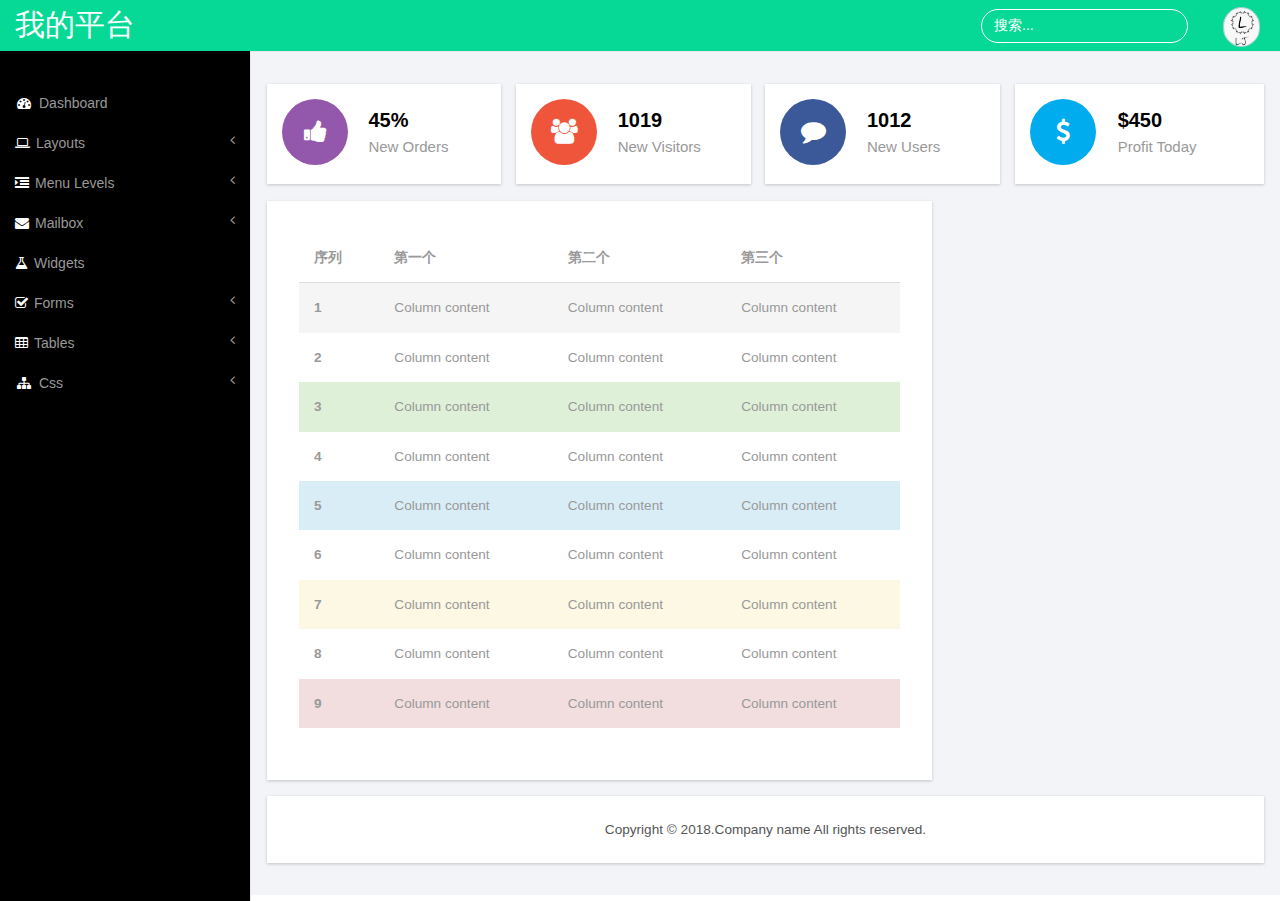
<file: index.html>
<!DOCTYPE HTML>
<html>
<head>
<title>我们</title>
<meta name="viewport" content="width=device-width, initial-scale=1">
<meta http-equiv="Content-Type" content="text/html; charset=utf-8" />
<meta name="keywords" content="Modern Responsive web template, Bootstrap Web Templates, Flat Web Templates, Andriod Compatible web template, 
Smartphone Compatible web template, free webdesigns for Nokia, Samsung, LG, SonyErricsson, Motorola web design" />
<script type="application/x-javascript"> addEventListener("load", function() { setTimeout(hideURLbar, 0); }, false); function hideURLbar(){ window.scrollTo(0,1); } </script>
 <!-- Bootstrap Core CSS -->
<link href="css/bootstrap.min.css" rel='stylesheet' type='text/css' />
<!-- Custom CSS -->
<link href="css/style.css" rel='stylesheet' type='text/css' />
<!-- Graph CSS -->
<link href="css/lines.css" rel='stylesheet' type='text/css' />
<link href="css/font-awesome.css" rel="stylesheet"> 
<!-- jQuery -->
<script src="js/jquery.min.js"></script>
<!-- Nav CSS -->
<link href="css/custom.css" rel="stylesheet">
<!-- Metis Menu Plugin JavaScript -->
<script src="js/metisMenu.min.js"></script>
<script src="js/custom.js"></script>
<!-- Graph JavaScript -->
<script src="js/d3.v3.js"></script>
<script src="js/rickshaw.js"></script>
</head>
<body>
<div id="wrapper">
     <!-- Navigation -->
        <nav class="top1 navbar navbar-default navbar-static-top" role="navigation" style="margin-bottom: 0">
            <div class="navbar-header">
                <button type="button" class="navbar-toggle" data-toggle="collapse" data-target=".navbar-collapse">
                    <span class="sr-only">Toggle navigation</span>
                    <span class="icon-bar"></span>
                    <span class="icon-bar"></span>
                    <span class="icon-bar"></span>
                </button>
                <a class="navbar-brand" href="index.html">我的平台</a>
            </div>
            <!-- /.navbar-header -->
            <ul class="nav navbar-nav navbar-right">
			    <li class="dropdown">
	        		<a href="#" class="dropdown-toggle avatar" data-toggle="dropdown"><img src="images/1.png"><span class="badge"></span></a>
	        		<ul class="dropdown-menu">
						<li class="dropdown-menu-header text-center">
							<strong>设置</strong>
						</li>
						<li class="m_2"><a href="#"><i class="fa fa-user"></i> 个人中心</a></li>
						<li class="m_2"><a href="#"><i class="fa fa-wrench"></i> 修改密码</a></li>
						<li class="divider"></li>
						<li class="m_2"><a href="#"><i class="fa fa-lock"></i> 退出</a></li>	
                       <!--  <li class="m_2"><a href="register.html"><i class="fa fa-lock"></i> 注册</a></li>   -->
	        		</ul>
	      		</li>
			</ul>
			<form class="navbar-form navbar-right">
              <input type="text" class="form-control" value="搜索..." onfocus="this.value = '';" onblur="if (this.value == '') {this.value = '搜索...';}">
            </form>
            <div class="navbar-default sidebar" role="navigation">
                <div class="sidebar-nav navbar-collapse">
                    <ul class="nav" id="side-menu">
                        <li>
                            <a href="index.html"><i class="fa fa-dashboard fa-fw nav_icon"></i>Dashboard</a>
                        </li>
                        <li>
                            <a href="#"><i class="fa fa-laptop nav_icon"></i>Layouts<span class="fa arrow"></span></a>
                            <ul class="nav nav-second-level">
                                <li>
                                    <a href="grids.html">Grid System</a>
                                </li>
                            </ul>
                            <!-- /.nav-second-level -->
                        </li>
                        <li>
                            <a href="#"><i class="fa fa-indent nav_icon"></i>Menu Levels<span class="fa arrow"></span></a>
                            <ul class="nav nav-second-level">
                                <li>
                                    <a href="graphs.html">Graphs</a>
                                </li>
                                <li>
                                    <a href="typography.html">Typography</a>
                                </li>
                            </ul>
                            <!-- /.nav-second-level -->
                        </li>
                        <li>
                            <a href="#"><i class="fa fa-envelope nav_icon"></i>Mailbox<span class="fa arrow"></span></a>
                            <ul class="nav nav-second-level">
                                <li>
                                    <a href="inbox.html">Inbox</a>
                                </li>
                                <li>
                                    <a href="compose.html">Compose email</a>
                                </li>
                            </ul>
                            <!-- /.nav-second-level -->

                        </li>
                        <li>
                            <a href="widgets.html"><i class="fa fa-flask nav_icon"></i>Widgets</a>
                        </li>
                         <li>
                            <a href="#"><i class="fa fa-check-square-o nav_icon"></i>Forms<span class="fa arrow"></span></a>
                            <ul class="nav nav-second-level">
                                <li>
                                    <a href="forms.html">Basic Forms</a>
                                </li>
                                <li>
                                    <a href="validation.html">Validation</a>
                                </li>
                            </ul>
                            <!-- /.nav-second-level -->
                        </li>
                        <li>
                            <a href="#"><i class="fa fa-table nav_icon"></i>Tables<span class="fa arrow"></span></a>
                            <ul class="nav nav-second-level">
                                <li>
                                    <a href="basic_tables.html">Basic Tables</a>
                                </li>
                            </ul>
                            <!-- /.nav-second-level -->
                        </li>
                        <li>
                            <a href="#"><i class="fa fa-sitemap fa-fw nav_icon"></i>Css<span class="fa arrow"></span></a>
                            <ul class="nav nav-second-level">
                                <li>
                                    <a href="media.html">Media</a>
                                </li>
                                <li>
                                    <a href="login.html">Login</a>
                                </li>
                            </ul>
                            <!-- /.nav-second-level -->
                        </li>
                    </ul>
                </div>
                <!-- /.sidebar-collapse -->
            </div>
            <!-- /.navbar-static-side -->
        </nav>
        <div id="page-wrapper">
        <div class="graphs">
     	<div class="col_3">
        	<div class="col-md-3 widget widget1">
        		<div class="r3_counter_box">
                    <i class="pull-left fa fa-thumbs-up icon-rounded"></i>
                    <div class="stats">
                      <h5><strong>45%</strong></h5>
                      <span>New Orders</span>
                    </div>
                </div>
        	</div>
        	<div class="col-md-3 widget widget1">
        		<div class="r3_counter_box">
                    <i class="pull-left fa fa-users user1 icon-rounded"></i>
                    <div class="stats">
                      <h5><strong>1019</strong></h5>
                      <span>New Visitors</span>
                    </div>
                </div>
        	</div>
        	<div class="col-md-3 widget widget1">
        		<div class="r3_counter_box">
                    <i class="pull-left fa fa-comment user2 icon-rounded"></i>
                    <div class="stats">
                      <h5><strong>1012</strong></h5>
                      <span>New Users</span>
                    </div>
                </div>
        	</div>
        	<div class="col-md-3 widget">
        		<div class="r3_counter_box">
                    <i class="pull-left fa fa-dollar dollar1 icon-rounded"></i>
                    <div class="stats">
                      <h5><strong>$450</strong></h5>
                      <span>Profit Today</span>
                    </div>
                </div>
        	 </div>
        	<div class="clearfix"> </div>
      </div>
		<div class="col-md-6 col_5">
		 
       <div class="clearfix"> </div>
    </div>
    <div class="content_bottom">
     <div class="col-md-8 span_3">
		  <div class="bs-example1" data-example-id="contextual-table">
		    <table class="table">
		      <thead>
		        <tr>
		          <th>序列</th>
		          <th>第一个</th>
		          <th>第二个</th>
		          <th>第三个</th>
		        </tr>
		      </thead>
		      <tbody>
		        <tr class="active">
		          <th scope="row">1</th>
		          <td>Column content</td>
		          <td>Column content</td>
		          <td>Column content</td>
		        </tr>
		        <tr>
		          <th scope="row">2</th>
		          <td>Column content</td>
		          <td>Column content</td>
		          <td>Column content</td>
		        </tr>
		        <tr class="success">
		          <th scope="row">3</th>
		          <td>Column content</td>
		          <td>Column content</td>
		          <td>Column content</td>
		        </tr>
		        <tr>
		          <th scope="row">4</th>
		          <td>Column content</td>
		          <td>Column content</td>
		          <td>Column content</td>
		        </tr>
		        <tr class="info">
		          <th scope="row">5</th>
		          <td>Column content</td>
		          <td>Column content</td>
		          <td>Column content</td>
		        </tr>
		        <tr>
		          <th scope="row">6</th>
		          <td>Column content</td>
		          <td>Column content</td>
		          <td>Column content</td>
		        </tr>
		        <tr class="warning">
		          <th scope="row">7</th>
		          <td>Column content</td>
		          <td>Column content</td>
		          <td>Column content</td>
		        </tr>
		        <tr>
		          <th scope="row">8</th>
		          <td>Column content</td>
		          <td>Column content</td>
		          <td>Column content</td>
		        </tr>
		        <tr class="danger">
		          <th scope="row">9</th>
		          <td>Column content</td>
		          <td>Column content</td>
		          <td>Column content</td>
		        </tr>
		      </tbody>
		    </table>
		   </div>
	   </div>
		<div class="clearfix"> </div>
	    </div>
		<div class="copy">
            <p>Copyright &copy; 2018.Company name All rights reserved.</p>
	    </div>
		</div>
       </div>
      <!-- /#page-wrapper -->
   </div>
    <!-- /#wrapper -->
    <!-- Bootstrap Core JavaScript -->
    <script src="js/bootstrap.min.js"></script>
</body>
</html>
</file>
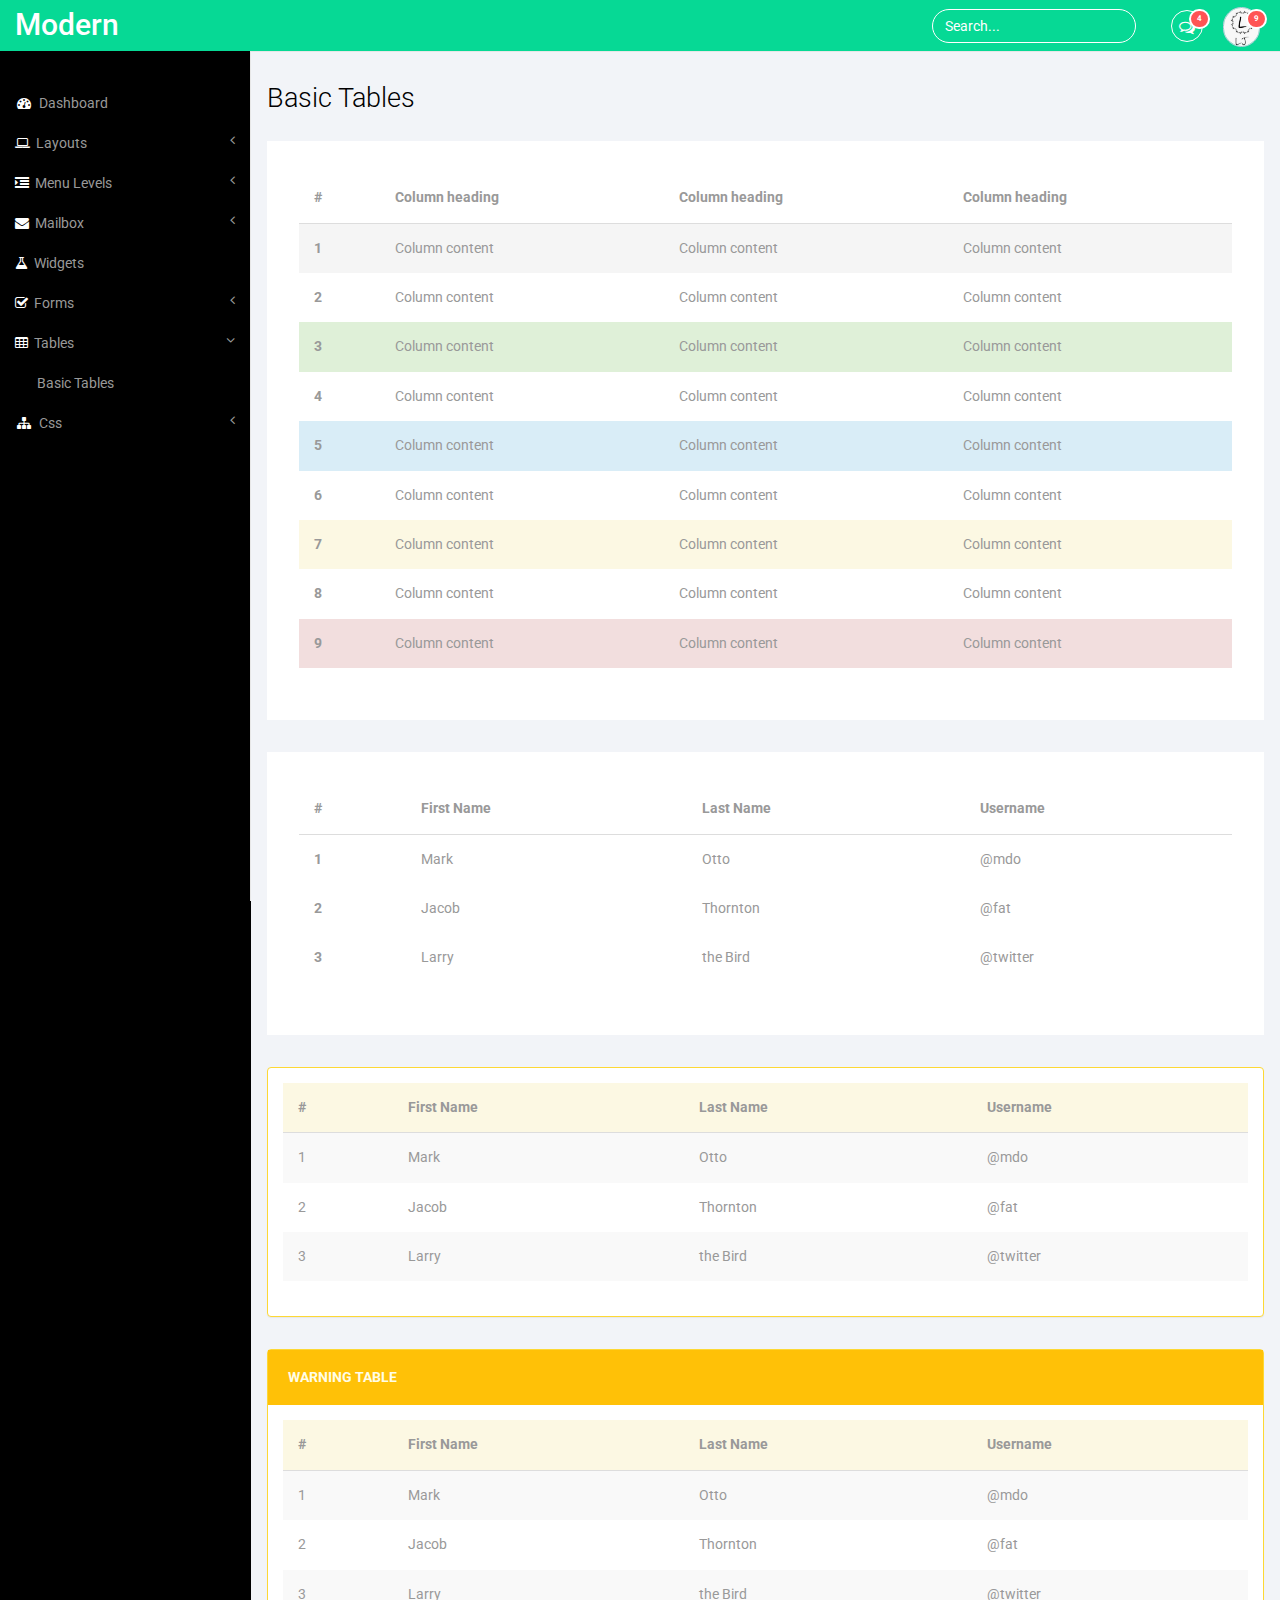
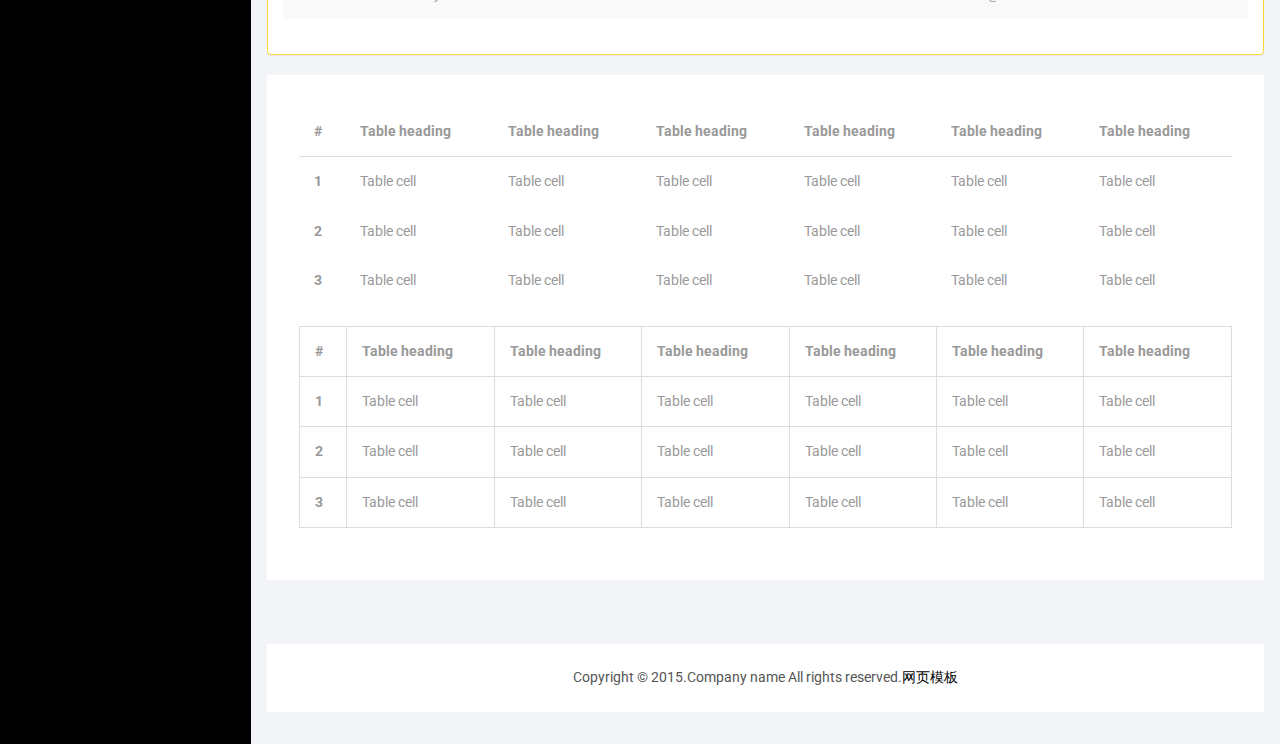
<file: basic_tables.html>
<!DOCTYPE HTML>
<html>
<head>
<title>Basic_tables</title>
<meta name="viewport" content="width=device-width, initial-scale=1">
<meta http-equiv="Content-Type" content="text/html; charset=utf-8" />
<meta name="keywords" content="Modern Responsive web template, Bootstrap Web Templates, Flat Web Templates, Andriod Compatible web template, 
Smartphone Compatible web template, free webdesigns for Nokia, Samsung, LG, SonyErricsson, Motorola web design" />
<script type="application/x-javascript"> addEventListener("load", function() { setTimeout(hideURLbar, 0); }, false); function hideURLbar(){ window.scrollTo(0,1); } </script>
 <!-- Bootstrap Core CSS -->
<link href="css/bootstrap.min.css" rel='stylesheet' type='text/css' />
<!-- Custom CSS -->
<link href="css/style.css" rel='stylesheet' type='text/css' />
<link href="css/font-awesome.css" rel="stylesheet"> 
<!-- jQuery -->
<script src="js/jquery.min.js"></script>
<!----webfonts--->
<link href='http://fonts.useso.com/css?family=Roboto:400,100,300,500,700,900' rel='stylesheet' type='text/css'>
<!---//webfonts--->  
<!-- Bootstrap Core JavaScript -->
<script src="js/bootstrap.min.js"></script>
</head>
<body>
<div id="wrapper">
     <!-- Navigation -->
        <nav class="top1 navbar navbar-default navbar-static-top" role="navigation" style="margin-bottom: 0">
            <div class="navbar-header">
                <button type="button" class="navbar-toggle" data-toggle="collapse" data-target=".navbar-collapse">
                    <span class="sr-only">Toggle navigation</span>
                    <span class="icon-bar"></span>
                    <span class="icon-bar"></span>
                    <span class="icon-bar"></span>
                </button>
                <a class="navbar-brand" href="index.html">Modern</a>
            </div>
            <!-- /.navbar-header -->
            <ul class="nav navbar-nav navbar-right">
				<li class="dropdown">
	        		<a href="#" class="dropdown-toggle" data-toggle="dropdown" aria-expanded="false"><i class="fa fa-comments-o"></i><span class="badge">4</span></a>
	        		<ul class="dropdown-menu">
						<li class="dropdown-menu-header">
							<strong>Messages</strong>
							<div class="progress thin">
							  <div class="progress-bar progress-bar-success" role="progressbar" aria-valuenow="40" aria-valuemin="0" aria-valuemax="100" style="width: 40%">
							    <span class="sr-only">40% Complete (success)</span>
							  </div>
							</div>
						</li>
						<li class="avatar">
							<a href="#">
								<img src="images/1.png" alt=""/>
								<div>New message</div>
								<small>1 minute ago</small>
								<span class="label label-info">NEW</span>
							</a>
						</li>
						<li class="avatar">
							<a href="#">
								<img src="images/2.png" alt=""/>
								<div>New message</div>
								<small>1 minute ago</small>
								<span class="label label-info">NEW</span>
							</a>
						</li>
						<li class="avatar">
							<a href="#">
								<img src="images/3.png" alt=""/>
								<div>New message</div>
								<small>1 minute ago</small>
							</a>
						</li>
						<li class="avatar">
							<a href="#">
								<img src="images/4.png" alt=""/>
								<div>New message</div>
								<small>1 minute ago</small>
							</a>
						</li>
						<li class="avatar">
							<a href="#">
								<img src="images/5.png" alt=""/>
								<div>New message</div>
								<small>1 minute ago</small>
							</a>
						</li>
						<li class="avatar">
							<a href="#">
								<img src="images/pic1.png" alt=""/>
								<div>New message</div>
								<small>1 minute ago</small>
							</a>
						</li>
						<li class="dropdown-menu-footer text-center">
							<a href="#">View all messages</a>
						</li>	
	        		</ul>
	      		</li>
			    <li class="dropdown">
	        		<a href="#" class="dropdown-toggle avatar" data-toggle="dropdown"><img src="images/1.png" alt=""/><span class="badge">9</span></a>
	        		<ul class="dropdown-menu">
						<li class="dropdown-menu-header text-center">
							<strong>Account</strong>
						</li>
						<li class="m_2"><a href="#"><i class="fa fa-bell-o"></i> Updates <span class="label label-info">42</span></a></li>
						<li class="m_2"><a href="#"><i class="fa fa-envelope-o"></i> Messages <span class="label label-success">42</span></a></li>
						<li class="m_2"><a href="#"><i class="fa fa-tasks"></i> Tasks <span class="label label-danger">42</span></a></li>
						<li><a href="#"><i class="fa fa-comments"></i> Comments <span class="label label-warning">42</span></a></li>
						<li class="dropdown-menu-header text-center">
							<strong>Settings</strong>
						</li>
						<li class="m_2"><a href="#"><i class="fa fa-user"></i> Profile</a></li>
						<li class="m_2"><a href="#"><i class="fa fa-wrench"></i> Settings</a></li>
						<li class="m_2"><a href="#"><i class="fa fa-usd"></i> Payments <span class="label label-default">42</span></a></li>
						<li class="m_2"><a href="#"><i class="fa fa-file"></i> Projects <span class="label label-primary">42</span></a></li>
						<li class="divider"></li>
						<li class="m_2"><a href="#"><i class="fa fa-shield"></i> Lock Profile</a></li>
						<li class="m_2"><a href="#"><i class="fa fa-lock"></i> Logout</a></li>	
	        		</ul>
	      		</li>
			</ul>
			<form class="navbar-form navbar-right">
              <input type="text" class="form-control" value="Search..." onfocus="this.value = '';" onblur="if (this.value == '') {this.value = 'Search...';}">
            </form>
            <div class="navbar-default sidebar" role="navigation">
                <div class="sidebar-nav navbar-collapse">
                    <ul class="nav" id="side-menu">
                        <li>
                            <a href="index.html"><i class="fa fa-dashboard fa-fw nav_icon"></i>Dashboard</a>
                        </li>
                        <li>
                            <a href="#"><i class="fa fa-laptop nav_icon"></i>Layouts<span class="fa arrow"></span></a>
                            <ul class="nav nav-second-level">
                                <li>
                                    <a href="grids.html">Grid System</a>
                                </li>
                            </ul>
                            <!-- /.nav-second-level -->
                        </li>
                        <li>
                            <a href="#"><i class="fa fa-indent nav_icon"></i>Menu Levels<span class="fa arrow"></span></a>
                            <ul class="nav nav-second-level">
                                <li>
                                    <a href="graphs.html">Graphs</a>
                                </li>
                                <li>
                                    <a href="typography.html">Typography</a>
                                </li>
                            </ul>
                            <!-- /.nav-second-level -->
                        </li>
                        <li>
                            <a href="#"><i class="fa fa-envelope nav_icon"></i>Mailbox<span class="fa arrow"></span></a>
                            <ul class="nav nav-second-level">
                                <li>
                                    <a href="inbox.html">Inbox</a>
                                </li>
                                <li>
                                    <a href="compose.html">Compose email</a>
                                </li>
                            </ul>
                            <!-- /.nav-second-level -->
                        </li>
                        <li>
                            <a href="widgets.html"><i class="fa fa-flask nav_icon"></i>Widgets</a>
                        </li>
                         <li>
                            <a href="#"><i class="fa fa-check-square-o nav_icon"></i>Forms<span class="fa arrow"></span></a>
                            <ul class="nav nav-second-level">
                                <li>
                                    <a href="forms.html">Basic Forms</a>
                                </li>
                                <li>
                                    <a href="validation.html">Validation</a>
                                </li>
                            </ul>
                            <!-- /.nav-second-level -->
                        </li>
                        <li>
                            <a href="#"><i class="fa fa-table nav_icon"></i>Tables<span class="fa arrow"></span></a>
                            <ul class="nav nav-second-level">
                                <li>
                                    <a href="basic_tables.html">Basic Tables</a>
                                </li>
                            </ul>
                            <!-- /.nav-second-level -->
                        </li>
                        <li>
                            <a href="#"><i class="fa fa-sitemap fa-fw nav_icon"></i>Css<span class="fa arrow"></span></a>
                            <ul class="nav nav-second-level">
                                <li>
                                    <a href="media.html">Media</a>
                                </li>
                                <li>
                                    <a href="login.html">Login</a>
                                </li>
                            </ul>
                            <!-- /.nav-second-level -->
                        </li>
                    </ul>
                </div>
                <!-- /.sidebar-collapse -->
            </div>
            <!-- /.navbar-static-side -->
        </nav>
        <div id="page-wrapper">
        <div class="col-md-12 graphs">
	   <div class="xs">
  	 <h3>Basic Tables</h3>
  	<div class="bs-example4" data-example-id="contextual-table">
    <table class="table">
      <thead>
        <tr>
          <th>#</th>
          <th>Column heading</th>
          <th>Column heading</th>
          <th>Column heading</th>
        </tr>
      </thead>
      <tbody>
        <tr class="active">
          <th scope="row">1</th>
          <td>Column content</td>
          <td>Column content</td>
          <td>Column content</td>
        </tr>
        <tr>
          <th scope="row">2</th>
          <td>Column content</td>
          <td>Column content</td>
          <td>Column content</td>
        </tr>
        <tr class="success">
          <th scope="row">3</th>
          <td>Column content</td>
          <td>Column content</td>
          <td>Column content</td>
        </tr>
        <tr>
          <th scope="row">4</th>
          <td>Column content</td>
          <td>Column content</td>
          <td>Column content</td>
        </tr>
        <tr class="info">
          <th scope="row">5</th>
          <td>Column content</td>
          <td>Column content</td>
          <td>Column content</td>
        </tr>
        <tr>
          <th scope="row">6</th>
          <td>Column content</td>
          <td>Column content</td>
          <td>Column content</td>
        </tr>
        <tr class="warning">
          <th scope="row">7</th>
          <td>Column content</td>
          <td>Column content</td>
          <td>Column content</td>
        </tr>
        <tr>
          <th scope="row">8</th>
          <td>Column content</td>
          <td>Column content</td>
          <td>Column content</td>
        </tr>
        <tr class="danger">
          <th scope="row">9</th>
          <td>Column content</td>
          <td>Column content</td>
          <td>Column content</td>
        </tr>
      </tbody>
    </table>
   </div>
   <div class="panel-body1">
   <table class="table">
     <thead>
        <tr>
          <th>#</th>
          <th>First Name</th>
          <th>Last Name</th>
          <th>Username</th>
        </tr>
      </thead>
      <tbody>
        <tr>
          <th scope="row">1</th>
          <td>Mark</td>
          <td>Otto</td>
          <td>@mdo</td>
        </tr>
        <tr>
          <th scope="row">2</th>
          <td>Jacob</td>
          <td>Thornton</td>
          <td>@fat</td>
        </tr>
        <tr>
          <th scope="row">3</th>
          <td>Larry</td>
          <td>the Bird</td>
          <td>@twitter</td>
        </tr>
      </tbody>
    </table>
    </div>
    <div class="panel panel-warning" data-widget="{&quot;draggable&quot;: &quot;false&quot;}" data-widget-static="">
				<div class="panel-body no-padding">
					<table class="table table-striped">
						<thead>
							<tr class="warning">
								<th>#</th>
								<th>First Name</th>
								<th>Last Name</th>
								<th>Username</th>
							</tr>
						</thead>
						<tbody>
							<tr>
								<td>1</td>
								<td>Mark</td>
								<td>Otto</td>
								<td>@mdo</td>
							</tr>
							<tr>
								<td>2</td>
								<td>Jacob</td>
								<td>Thornton</td>
								<td>@fat</td>
							</tr>
							<tr>
								<td>3</td>
								<td>Larry</td>
								<td>the Bird</td>
								<td>@twitter</td>
							</tr>
						</tbody>
					</table>
				</div>
	</div>
	<div class="panel panel-warning" data-widget="{&quot;draggable&quot;: &quot;false&quot;}" data-widget-static="">
				<div class="panel-heading">
					<h2>Warning Table</h2>
					<div class="panel-ctrls" data-actions-container="" data-action-collapse="{&quot;target&quot;: &quot;.panel-body&quot;}"><span class="button-icon has-bg"><i class="ti ti-angle-down"></i></span></div>
				</div>
				<div class="panel-body no-padding" style="display: block;">
					<table class="table table-striped">
						<thead>
							<tr class="warning">
								<th>#</th>
								<th>First Name</th>
								<th>Last Name</th>
								<th>Username</th>
							</tr>
						</thead>
						<tbody>
							<tr>
								<td>1</td>
								<td>Mark</td>
								<td>Otto</td>
								<td>@mdo</td>
							</tr>
							<tr>
								<td>2</td>
								<td>Jacob</td>
								<td>Thornton</td>
								<td>@fat</td>
							</tr>
							<tr>
								<td>3</td>
								<td>Larry</td>
								<td>the Bird</td>
								<td>@twitter</td>
							</tr>
						</tbody>
					</table>
				</div>
			</div>
	<div class="bs-example4" data-example-id="simple-responsive-table">
    <div class="table-responsive">
      <table class="table">
        <thead>
          <tr>
            <th>#</th>
            <th>Table heading</th>
            <th>Table heading</th>
            <th>Table heading</th>
            <th>Table heading</th>
            <th>Table heading</th>
            <th>Table heading</th>
          </tr>
        </thead>
        <tbody>
          <tr>
            <th scope="row">1</th>
            <td>Table cell</td>
            <td>Table cell</td>
            <td>Table cell</td>
            <td>Table cell</td>
            <td>Table cell</td>
            <td>Table cell</td>
          </tr>
          <tr>
            <th scope="row">2</th>
            <td>Table cell</td>
            <td>Table cell</td>
            <td>Table cell</td>
            <td>Table cell</td>
            <td>Table cell</td>
            <td>Table cell</td>
          </tr>
          <tr>
            <th scope="row">3</th>
            <td>Table cell</td>
            <td>Table cell</td>
            <td>Table cell</td>
            <td>Table cell</td>
            <td>Table cell</td>
            <td>Table cell</td>
          </tr>
        </tbody>
      </table>
    </div><!-- /.table-responsive -->
    <div class="table-responsive">
      <table class="table table-bordered">
        <thead>
          <tr>
            <th>#</th>
            <th>Table heading</th>
            <th>Table heading</th>
            <th>Table heading</th>
            <th>Table heading</th>
            <th>Table heading</th>
            <th>Table heading</th>
          </tr>
        </thead>
        <tbody>
          <tr>
            <th scope="row">1</th>
            <td>Table cell</td>
            <td>Table cell</td>
            <td>Table cell</td>
            <td>Table cell</td>
            <td>Table cell</td>
            <td>Table cell</td>
          </tr>
          <tr>
            <th scope="row">2</th>
            <td>Table cell</td>
            <td>Table cell</td>
            <td>Table cell</td>
            <td>Table cell</td>
            <td>Table cell</td>
            <td>Table cell</td>
          </tr>
          <tr>
            <th scope="row">3</th>
            <td>Table cell</td>
            <td>Table cell</td>
            <td>Table cell</td>
            <td>Table cell</td>
            <td>Table cell</td>
            <td>Table cell</td>
          </tr>
        </tbody>
      </table>
    </div><!-- /.table-responsive -->
  </div>
  </div>
  <div class="copy_layout">
      <p>Copyright &copy; 2015.Company name All rights reserved.<a target="_blank" href="http://www.smallseashell.com/">&#x7F51;&#x9875;&#x6A21;&#x677F;</a></p>
  </div>
   </div>
      </div>
      <!-- /#page-wrapper -->
   </div>
    <!-- /#wrapper -->
<!-- Nav CSS -->
<link href="css/custom.css" rel="stylesheet">
<!-- Metis Menu Plugin JavaScript -->
<script src="js/metisMenu.min.js"></script>
<script src="js/custom.js"></script>
</body>
</html>
</file>
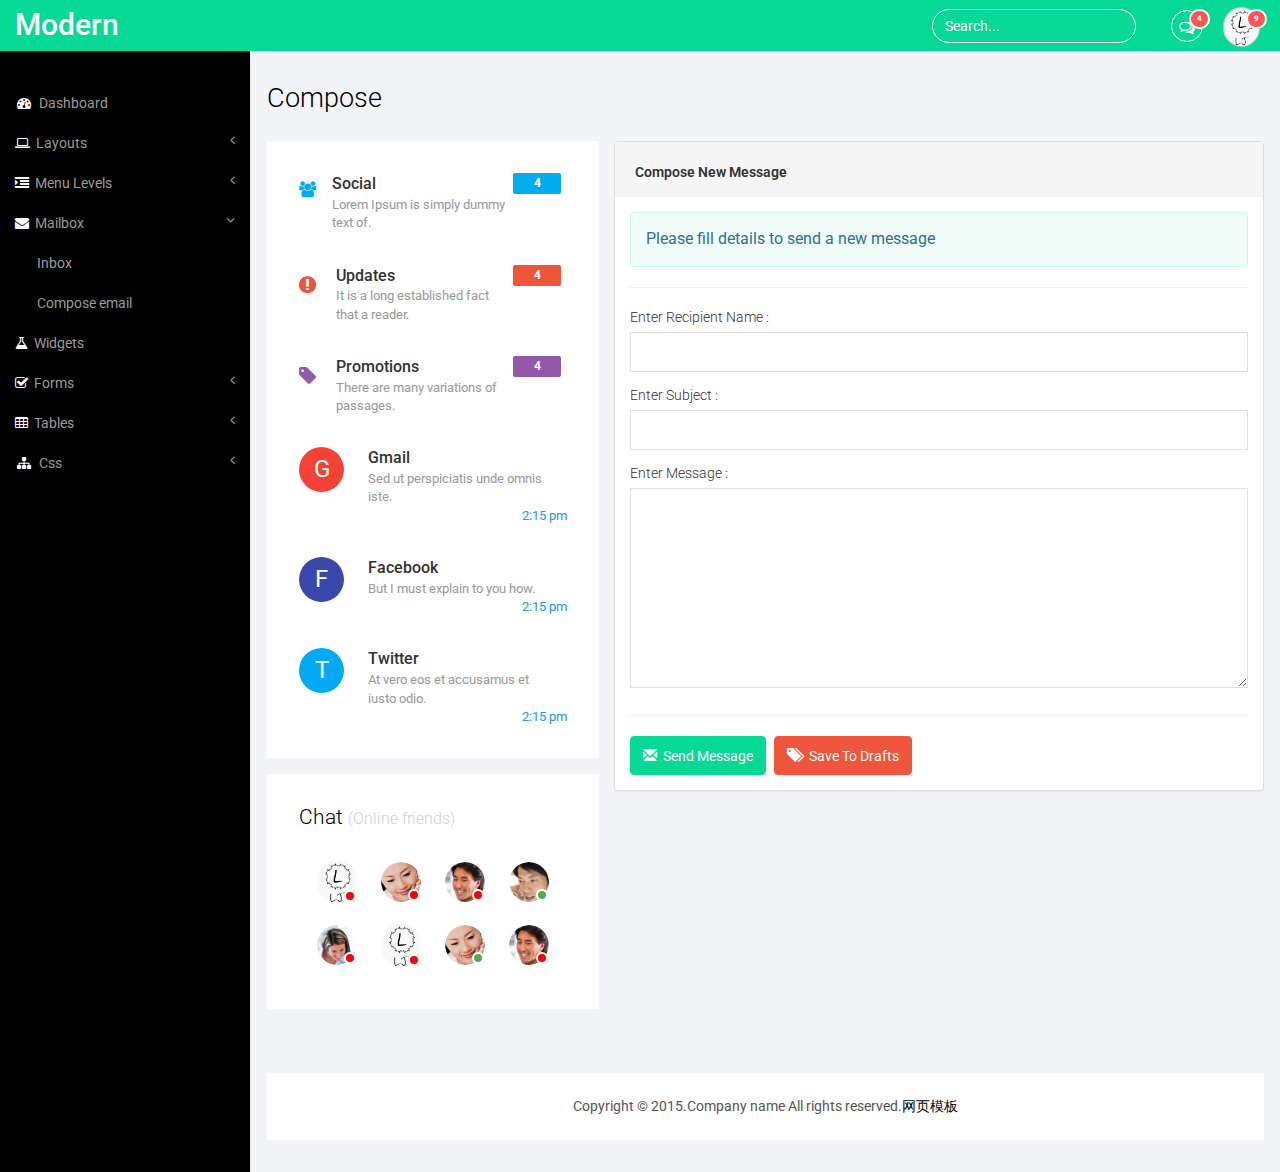
<file: compose.html>
<!DOCTYPE HTML>
<html>
<head>
<title>Compose</title>
<meta name="viewport" content="width=device-width, initial-scale=1">
<meta http-equiv="Content-Type" content="text/html; charset=utf-8" />
<meta name="keywords" content="Modern Responsive web template, Bootstrap Web Templates, Flat Web Templates, Andriod Compatible web template, 
Smartphone Compatible web template, free webdesigns for Nokia, Samsung, LG, SonyErricsson, Motorola web design" />
<script type="application/x-javascript"> addEventListener("load", function() { setTimeout(hideURLbar, 0); }, false); function hideURLbar(){ window.scrollTo(0,1); } </script>
 <!-- Bootstrap Core CSS -->
<link href="css/bootstrap.min.css" rel='stylesheet' type='text/css' />
<!-- Custom CSS -->
<link href="css/style.css" rel='stylesheet' type='text/css' />
<link href="css/font-awesome.css" rel="stylesheet"> 
<!-- jQuery -->
<script src="js/jquery.min.js"></script>
<!----webfonts--->
<link href='http://fonts.useso.com/css?family=Roboto:400,100,300,500,700,900' rel='stylesheet' type='text/css'>
<!---//webfonts--->  
<!-- Bootstrap Core JavaScript -->
<script src="js/bootstrap.min.js"></script>
</head>
<body>
<div id="wrapper">
     <!-- Navigation -->
        <nav class="top1 navbar navbar-default navbar-static-top" role="navigation" style="margin-bottom: 0">
            <div class="navbar-header">
                <button type="button" class="navbar-toggle" data-toggle="collapse" data-target=".navbar-collapse">
                    <span class="sr-only">Toggle navigation</span>
                    <span class="icon-bar"></span>
                    <span class="icon-bar"></span>
                    <span class="icon-bar"></span>
                </button>
                <a class="navbar-brand" href="index.html">Modern</a>
            </div>
            <!-- /.navbar-header -->
            <ul class="nav navbar-nav navbar-right">
				<li class="dropdown">
	        		<a href="#" class="dropdown-toggle" data-toggle="dropdown" aria-expanded="false"><i class="fa fa-comments-o"></i><span class="badge">4</span></a>
	        		<ul class="dropdown-menu">
						<li class="dropdown-menu-header">
							<strong>Messages</strong>
							<div class="progress thin">
							  <div class="progress-bar progress-bar-success" role="progressbar" aria-valuenow="40" aria-valuemin="0" aria-valuemax="100" style="width: 40%">
							    <span class="sr-only">40% Complete (success)</span>
							  </div>
							</div>
						</li>
						<li class="avatar">
							<a href="#">
								<img src="images/1.png" alt=""/>
								<div>New message</div>
								<small>1 minute ago</small>
								<span class="label label-info">NEW</span>
							</a>
						</li>
						<li class="avatar">
							<a href="#">
								<img src="images/2.png" alt=""/>
								<div>New message</div>
								<small>1 minute ago</small>
								<span class="label label-info">NEW</span>
							</a>
						</li>
						<li class="avatar">
							<a href="#">
								<img src="images/3.png" alt=""/>
								<div>New message</div>
								<small>1 minute ago</small>
							</a>
						</li>
						<li class="avatar">
							<a href="#">
								<img src="images/4.png" alt=""/>
								<div>New message</div>
								<small>1 minute ago</small>
							</a>
						</li>
						<li class="avatar">
							<a href="#">
								<img src="images/5.png" alt=""/>
								<div>New message</div>
								<small>1 minute ago</small>
							</a>
						</li>
						<li class="avatar">
							<a href="#">
								<img src="images/pic1.png" alt=""/>
								<div>New message</div>
								<small>1 minute ago</small>
							</a>
						</li>
						<li class="dropdown-menu-footer text-center">
							<a href="#">View all messages</a>
						</li>	
	        		</ul>
	      		</li>
			    <li class="dropdown">
	        		<a href="#" class="dropdown-toggle avatar" data-toggle="dropdown"><img src="images/1.png" alt=""/><span class="badge">9</span></a>
	        		<ul class="dropdown-menu">
						<li class="dropdown-menu-header text-center">
							<strong>Account</strong>
						</li>
						<li class="m_2"><a href="#"><i class="fa fa-bell-o"></i> Updates <span class="label label-info">42</span></a></li>
						<li class="m_2"><a href="#"><i class="fa fa-envelope-o"></i> Messages <span class="label label-success">42</span></a></li>
						<li class="m_2"><a href="#"><i class="fa fa-tasks"></i> Tasks <span class="label label-danger">42</span></a></li>
						<li><a href="#"><i class="fa fa-comments"></i> Comments <span class="label label-warning">42</span></a></li>
						<li class="dropdown-menu-header text-center">
							<strong>Settings</strong>
						</li>
						<li class="m_2"><a href="#"><i class="fa fa-user"></i> Profile</a></li>
						<li class="m_2"><a href="#"><i class="fa fa-wrench"></i> Settings</a></li>
						<li class="m_2"><a href="#"><i class="fa fa-usd"></i> Payments <span class="label label-default">42</span></a></li>
						<li class="m_2"><a href="#"><i class="fa fa-file"></i> Projects <span class="label label-primary">42</span></a></li>
						<li class="divider"></li>
						<li class="m_2"><a href="#"><i class="fa fa-shield"></i> Lock Profile</a></li>
						<li class="m_2"><a href="#"><i class="fa fa-lock"></i> Logout</a></li>	
	        		</ul>
	      		</li>
			</ul>
			<form class="navbar-form navbar-right">
              <input type="text" class="form-control" value="Search..." onfocus="this.value = '';" onblur="if (this.value == '') {this.value = 'Search...';}">
            </form>
            <div class="navbar-default sidebar" role="navigation">
                <div class="sidebar-nav navbar-collapse">
                    <ul class="nav" id="side-menu">
                        <li>
                            <a href="index.html"><i class="fa fa-dashboard fa-fw nav_icon"></i>Dashboard</a>
                        </li>
                        <li>
                            <a href="#"><i class="fa fa-laptop nav_icon"></i>Layouts<span class="fa arrow"></span></a>
                            <ul class="nav nav-second-level">
                                <li>
                                    <a href="grids.html">Grid System</a>
                                </li>
                            </ul>
                            <!-- /.nav-second-level -->
                        </li>
                        <li>
                            <a href="#"><i class="fa fa-indent nav_icon"></i>Menu Levels<span class="fa arrow"></span></a>
                            <ul class="nav nav-second-level">
                                <li>
                                    <a href="graphs.html">Graphs</a>
                                </li>
                                <li>
                                    <a href="typography.html">Typography</a>
                                </li>
                            </ul>
                            <!-- /.nav-second-level -->
                        </li>
                        <li>
                            <a href="#"><i class="fa fa-envelope nav_icon"></i>Mailbox<span class="fa arrow"></span></a>
                            <ul class="nav nav-second-level">
                                <li>
                                    <a href="inbox.html">Inbox</a>
                                </li>
                                <li>
                                    <a href="compose.html">Compose email</a>
                                </li>
                            </ul>
                            <!-- /.nav-second-level -->
                        </li>
                        <li>
                            <a href="widgets.html"><i class="fa fa-flask nav_icon"></i>Widgets</a>
                        </li>
                         <li>
                            <a href="#"><i class="fa fa-check-square-o nav_icon"></i>Forms<span class="fa arrow"></span></a>
                            <ul class="nav nav-second-level">
                                <li>
                                    <a href="forms.html">Basic Forms</a>
                                </li>
                                <li>
                                    <a href="validation.html">Validation</a>
                                </li>
                            </ul>
                            <!-- /.nav-second-level -->
                        </li>
                        <li>
                            <a href="#"><i class="fa fa-table nav_icon"></i>Tables<span class="fa arrow"></span></a>
                            <ul class="nav nav-second-level">
                                <li>
                                    <a href="basic_tables.html">Basic Tables</a>
                                </li>
                            </ul>
                            <!-- /.nav-second-level -->
                        </li>
                        <li>
                            <a href="#"><i class="fa fa-sitemap fa-fw nav_icon"></i>Css<span class="fa arrow"></span></a>
                            <ul class="nav nav-second-level">
                                <li>
                                    <a href="media.html">Media</a>
                                </li>
                                <li>
                                    <a href="login.html">Login</a>
                                </li>
                            </ul>
                            <!-- /.nav-second-level -->
                        </li>
                    </ul>
                </div>
                <!-- /.sidebar-collapse -->
            </div>
            <!-- /.navbar-static-side -->
        </nav>
        <div id="page-wrapper">
        <div class="graphs">
	     <div class="xs">
  	       <h3>Compose</h3>
  	         <div class="col-md-4 email-list1">
               <ul class="collection">
                    <li class="collection-item avatar email-unread">
                      <i class="fa fa-users icon_1"></i>
                      <div class="avatar_left">
                      	<span class="email-title">Social</span>
                        <p class="truncate grey-text ultra-small">Lorem Ipsum is simply dummy text of.</p>
                      </div>
                      <a href="#!" class="secondary-content"><span class="new badge blue">4</span></a>
                      <div class="clearfix"> </div>
                    </li>
                    <li class="collection-item avatar email-unread">
                      <i class="fa fa-exclamation-circle icon_2"></i>
                      <div class="avatar_left">
                      	<span class="email-title">Updates</span>
                        <p class="truncate grey-text ultra-small">It is a long established fact that a reader.</p>
                      </div>
                      <a href="#!" class="secondary-content"><span class="new badge red">4</span></a>
                      <div class="clearfix"> </div>
                    </li>
                    <li class="collection-item avatar email-unread">
                      <i class="fa fa-tag icon_3"></i>
                      <div class="avatar_left">
                      	<span class="email-title">Promotions</span>
                        <p class="truncate grey-text ultra-small">There are many variations of passages.</p>
                      </div>
                      <a href="#!" class="secondary-content"><span class="new badge blue1">4</span></a>
                      <div class="clearfix"> </div>
                    </li>
                    <li class="collection-item avatar email-unread">
                      <i class="icon_4">G</i>
                      <div class="avatar_left">
                      	<span class="email-title">Gmail</span>
                        <p class="truncate grey-text ultra-small">Sed ut perspiciatis unde omnis iste.</p>
                      </div>
                      <a href="#!" class="secondary-content"><span class="blue-text ultra-small">2:15 pm</span></a>
                      <div class="clearfix"> </div>
                    </li>
                    <li class="collection-item avatar email-unread">
                      <i class="icon_4 icon_5">F</i>
                      <div class="avatar_left">
                      	<span class="email-title">Facebook</span>
                        <p class="truncate grey-text ultra-small">But I must explain to you how.</p>
                      </div>
                      <a href="#!" class="secondary-content"><span class="blue-text ultra-small">2:15 pm</span></a>
                      <div class="clearfix"> </div>
                    </li>
                    <li class="collection-item avatar email-unread email_last">
                      <i class="icon_4 icon_6">T</i>
                      <div class="avatar_left">
                      	<span class="email-title">Twitter</span>
                        <p class="truncate grey-text ultra-small">At vero eos et accusamus et iusto odio.</p>
                      </div>
                      <a href="#!" class="secondary-content"><span class="blue-text ultra-small">2:15 pm</span></a>
                      <div class="clearfix"> </div>
                    </li>
              </ul>
         <div class="content-box  mrg15B">
          <div class="content-box-wrapper text-center">
            <h4 class="content-box-header">
            Chat
            <small>(Online friends)</small>
            </h4>
            <div class="status-badge mrg10A">
                <img class="img-circle" width="40" src="images/1.png" alt="">
                <div class="small-badge bg-red"></div>
            </div>
            <div class="status-badge mrg10A">
                <img class="img-circle" width="40" src="images/2.png" alt="">
                <div class="small-badge bg-orange"></div>
            </div>
            <div class="status-badge mrg10A">
                <img class="img-circle" width="40" src="images/3.png" alt="">
                <div class="small-badge bg-red"></div>
            </div>
            <div class="status-badge mrg10A">
                <img class="img-circle" width="40" src="images/4.png" alt="">
                <div class="small-badge bg-green1"></div>
            </div>
            <div class="status-badge mrg10A">
                <img class="img-circle" width="40" src="images/5.png" alt="">
                <div class="small-badge bg-orange"></div>
            </div>
            <div class="status-badge mrg10A">
                <img class="img-circle" width="40" src="images/1.png" alt="">
                <div class="small-badge bg-red"></div>
            </div>
            <div class="status-badge mrg10A">
                <img class="img-circle" width="40" src="images/2.png" alt="">
                <div class="small-badge bg-green1"></div>
            </div>
            <div class="status-badge mrg10A">
                <img class="img-circle" width="40" src="images/3.png" alt="">
                <div class="small-badge bg-orange"></div>
            </div>
          </div>
        </div>
        </div>
        <div class="col-md-8 inbox_right">
        	<div class="Compose-Message">               
                <div class="panel panel-default">
                    <div class="panel-heading">
                        Compose New Message 
                    </div>
                    <div class="panel-body">
                        <div class="alert alert-info">
                            Please fill details to send a new message
                        </div>
                        <hr>
                        <label>Enter Recipient Name : </label>
                        <input type="text" class="form-control1 control3">
                        <label>Enter Subject :  </label>
                        <input type="text" class="form-control1 control3">
                        <label>Enter Message : </label>
                        <textarea rows="6" class="form-control1 control2"></textarea>
                        <hr>
                        <a href="#" class="btn btn-warning btn-warng1"><span class="glyphicon glyphicon-envelope tag_02"></span> Send Message </a>&nbsp;
                      <a href="#" class="btn btn-success btn-warng1"><span class="glyphicon glyphicon-tags tag_01"></span> Save To Drafts </a>
                    </div>
                 </div>
              </div>
         </div>
         <div class="clearfix"> </div>
   </div>
    <div class="copy_layout">
         <p>Copyright &copy; 2015.Company name All rights reserved.<a target="_blank" href="http://www.smallseashell.com/">&#x7F51;&#x9875;&#x6A21;&#x677F;</a></p>
       </div>
   </div>
      </div>
      <!-- /#page-wrapper -->
   </div>
    <!-- /#wrapper -->
<!-- Nav CSS -->
<link href="css/custom.css" rel="stylesheet">
<!-- Metis Menu Plugin JavaScript -->
<script src="js/metisMenu.min.js"></script>
<script src="js/custom.js"></script>
</body>
</html>
</file>
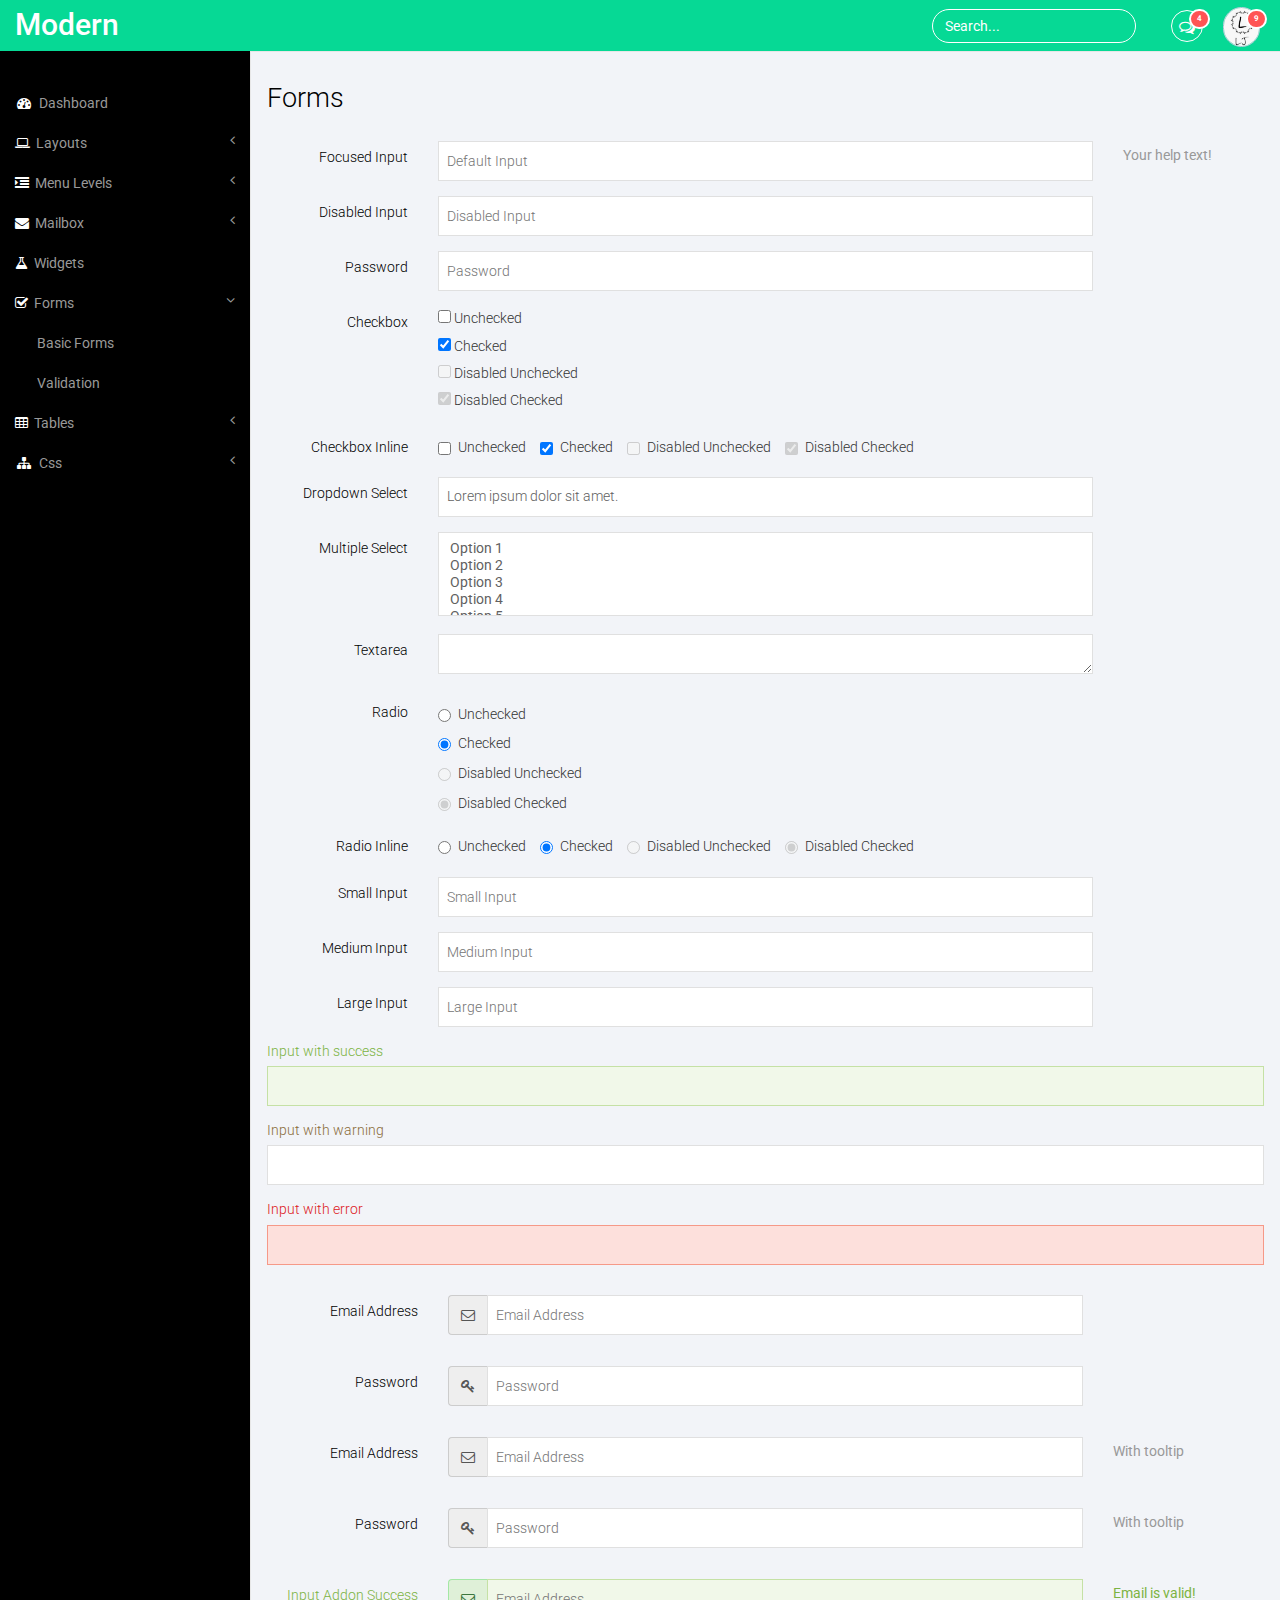
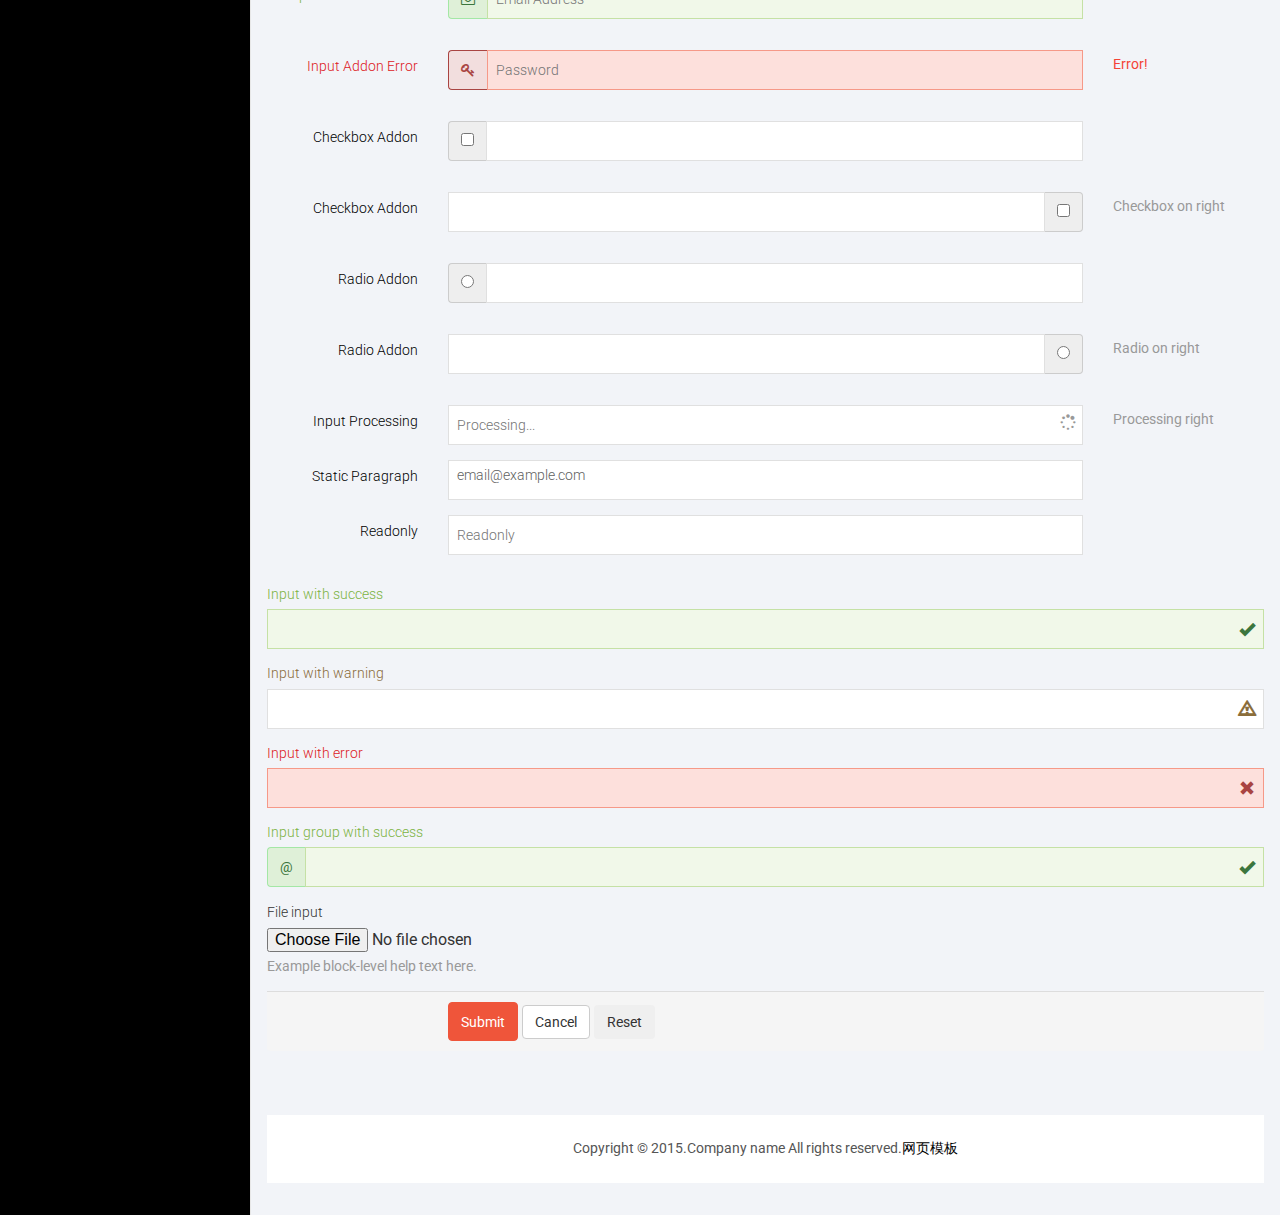
<file: forms.html>
<!DOCTYPE HTML>
<html>
<head>
<title>Forms</title>
<meta name="viewport" content="width=device-width, initial-scale=1">
<meta http-equiv="Content-Type" content="text/html; charset=utf-8" />
<meta name="keywords" content="Modern Responsive web template, Bootstrap Web Templates, Flat Web Templates, Andriod Compatible web template, 
Smartphone Compatible web template, free webdesigns for Nokia, Samsung, LG, SonyErricsson, Motorola web design" />
<script type="application/x-javascript"> addEventListener("load", function() { setTimeout(hideURLbar, 0); }, false); function hideURLbar(){ window.scrollTo(0,1); } </script>
 <!-- Bootstrap Core CSS -->
<link href="css/bootstrap.min.css" rel='stylesheet' type='text/css' />
<!-- Custom CSS -->
<link href="css/style.css" rel='stylesheet' type='text/css' />
<link href="css/font-awesome.css" rel="stylesheet"> 
<!-- jQuery -->
<script src="js/jquery.min.js"></script>
<!----webfonts--->
<link href='http://fonts.useso.com/css?family=Roboto:400,100,300,500,700,900' rel='stylesheet' type='text/css'>
<!---//webfonts--->  
<!-- Bootstrap Core JavaScript -->
<script src="js/bootstrap.min.js"></script>
</head>
<body>
<div id="wrapper">
     <!-- Navigation -->
        <nav class="top1 navbar navbar-default navbar-static-top" role="navigation" style="margin-bottom: 0">
            <div class="navbar-header">
                <button type="button" class="navbar-toggle" data-toggle="collapse" data-target=".navbar-collapse">
                    <span class="sr-only">Toggle navigation</span>
                    <span class="icon-bar"></span>
                    <span class="icon-bar"></span>
                    <span class="icon-bar"></span>
                </button>
                <a class="navbar-brand" href="index.html">Modern</a>
            </div>
            <!-- /.navbar-header -->
            <ul class="nav navbar-nav navbar-right">
				<li class="dropdown">
	        		<a href="#" class="dropdown-toggle" data-toggle="dropdown" aria-expanded="false"><i class="fa fa-comments-o"></i><span class="badge">4</span></a>
	        		<ul class="dropdown-menu">
						<li class="dropdown-menu-header">
							<strong>Messages</strong>
							<div class="progress thin">
							  <div class="progress-bar progress-bar-success" role="progressbar" aria-valuenow="40" aria-valuemin="0" aria-valuemax="100" style="width: 40%">
							    <span class="sr-only">40% Complete (success)</span>
							  </div>
							</div>
						</li>
						<li class="avatar">
							<a href="#">
								<img src="images/1.png" alt=""/>
								<div>New message</div>
								<small>1 minute ago</small>
								<span class="label label-info">NEW</span>
							</a>
						</li>
						<li class="avatar">
							<a href="#">
								<img src="images/2.png" alt=""/>
								<div>New message</div>
								<small>1 minute ago</small>
								<span class="label label-info">NEW</span>
							</a>
						</li>
						<li class="avatar">
							<a href="#">
								<img src="images/3.png" alt=""/>
								<div>New message</div>
								<small>1 minute ago</small>
							</a>
						</li>
						<li class="avatar">
							<a href="#">
								<img src="images/4.png" alt=""/>
								<div>New message</div>
								<small>1 minute ago</small>
							</a>
						</li>
						<li class="avatar">
							<a href="#">
								<img src="images/5.png" alt=""/>
								<div>New message</div>
								<small>1 minute ago</small>
							</a>
						</li>
						<li class="avatar">
							<a href="#">
								<img src="images/pic1.png" alt=""/>
								<div>New message</div>
								<small>1 minute ago</small>
							</a>
						</li>
						<li class="dropdown-menu-footer text-center">
							<a href="#">View all messages</a>
						</li>	
	        		</ul>
	      		</li>
			    <li class="dropdown">
	        		<a href="#" class="dropdown-toggle avatar" data-toggle="dropdown"><img src="images/1.png" alt=""/><span class="badge">9</span></a>
	        		<ul class="dropdown-menu">
						<li class="dropdown-menu-header text-center">
							<strong>Account</strong>
						</li>
						<li class="m_2"><a href="#"><i class="fa fa-bell-o"></i> Updates <span class="label label-info">42</span></a></li>
						<li class="m_2"><a href="#"><i class="fa fa-envelope-o"></i> Messages <span class="label label-success">42</span></a></li>
						<li class="m_2"><a href="#"><i class="fa fa-tasks"></i> Tasks <span class="label label-danger">42</span></a></li>
						<li><a href="#"><i class="fa fa-comments"></i> Comments <span class="label label-warning">42</span></a></li>
						<li class="dropdown-menu-header text-center">
							<strong>Settings</strong>
						</li>
						<li class="m_2"><a href="#"><i class="fa fa-user"></i> Profile</a></li>
						<li class="m_2"><a href="#"><i class="fa fa-wrench"></i> Settings</a></li>
						<li class="m_2"><a href="#"><i class="fa fa-usd"></i> Payments <span class="label label-default">42</span></a></li>
						<li class="m_2"><a href="#"><i class="fa fa-file"></i> Projects <span class="label label-primary">42</span></a></li>
						<li class="divider"></li>
						<li class="m_2"><a href="#"><i class="fa fa-shield"></i> Lock Profile</a></li>
						<li class="m_2"><a href="#"><i class="fa fa-lock"></i> Logout</a></li>	
	        		</ul>
	      		</li>
			</ul>
			<form class="navbar-form navbar-right">
              <input type="text" class="form-control" value="Search..." onfocus="this.value = '';" onblur="if (this.value == '') {this.value = 'Search...';}">
            </form>
            <div class="navbar-default sidebar" role="navigation">
                <div class="sidebar-nav navbar-collapse">
                    <ul class="nav" id="side-menu">
                        <li>
                            <a href="index.html"><i class="fa fa-dashboard fa-fw nav_icon"></i>Dashboard</a>
                        </li>
                        <li>
                            <a href="#"><i class="fa fa-laptop nav_icon"></i>Layouts<span class="fa arrow"></span></a>
                            <ul class="nav nav-second-level">
                                <li>
                                    <a href="grids.html">Grid System</a>
                                </li>
                            </ul>
                            <!-- /.nav-second-level -->
                        </li>
                        <li>
                            <a href="#"><i class="fa fa-indent nav_icon"></i>Menu Levels<span class="fa arrow"></span></a>
                            <ul class="nav nav-second-level">
                                <li>
                                    <a href="graphs.html">Graphs</a>
                                </li>
                                <li>
                                    <a href="typography.html">Typography</a>
                                </li>
                            </ul>
                            <!-- /.nav-second-level -->
                        </li>
                        <li>
                            <a href="#"><i class="fa fa-envelope nav_icon"></i>Mailbox<span class="fa arrow"></span></a>
                            <ul class="nav nav-second-level">
                                <li>
                                    <a href="inbox.html">Inbox</a>
                                </li>
                                <li>
                                    <a href="compose.html">Compose email</a>
                                </li>
                            </ul>
                            <!-- /.nav-second-level -->
                        </li>
                        <li>
                            <a href="widgets.html"><i class="fa fa-flask nav_icon"></i>Widgets</a>
                        </li>
                         <li>
                            <a href="#"><i class="fa fa-check-square-o nav_icon"></i>Forms<span class="fa arrow"></span></a>
                            <ul class="nav nav-second-level">
                                <li>
                                    <a href="forms.html">Basic Forms</a>
                                </li>
                                <li>
                                    <a href="validation.html">Validation</a>
                                </li>
                            </ul>
                            <!-- /.nav-second-level -->
                        </li>
                        <li>
                            <a href="#"><i class="fa fa-table nav_icon"></i>Tables<span class="fa arrow"></span></a>
                            <ul class="nav nav-second-level">
                                <li>
                                    <a href="basic_tables.html">Basic Tables</a>
                                </li>
                            </ul>
                            <!-- /.nav-second-level -->
                        </li>
                        <li>
                            <a href="#"><i class="fa fa-sitemap fa-fw nav_icon"></i>Css<span class="fa arrow"></span></a>
                            <ul class="nav nav-second-level">
                                <li>
                                    <a href="media.html">Media</a>
                                </li>
                                <li>
                                    <a href="login.html">Login</a>
                                </li>
                            </ul>
                            <!-- /.nav-second-level -->
                        </li>
                    </ul>
                </div>
                <!-- /.sidebar-collapse -->
            </div>
            <!-- /.navbar-static-side -->
        </nav>
        <div id="page-wrapper">
        <div class="graphs">
	     <div class="xs">
  	       <h3>Forms</h3>
  	         <div class="tab-content">
						<div class="tab-pane active" id="horizontal-form">
							<form class="form-horizontal">
								<div class="form-group">
									<label for="focusedinput" class="col-sm-2 control-label">Focused Input</label>
									<div class="col-sm-8">
										<input type="text" class="form-control1" id="focusedinput" placeholder="Default Input">
									</div>
									<div class="col-sm-2">
										<p class="help-block">Your help text!</p>
									</div>
								</div>
								<div class="form-group">
									<label for="disabledinput" class="col-sm-2 control-label">Disabled Input</label>
									<div class="col-sm-8">
										<input disabled="" type="text" class="form-control1" id="disabledinput" placeholder="Disabled Input">
									</div>
								</div>
								<div class="form-group">
									<label for="inputPassword" class="col-sm-2 control-label">Password</label>
									<div class="col-sm-8">
										<input type="password" class="form-control1" id="inputPassword" placeholder="Password">
									</div>
								</div>
								<div class="form-group">
									<label for="checkbox" class="col-sm-2 control-label">Checkbox</label>
									<div class="col-sm-8">
										<div class="checkbox-inline1"><label><input type="checkbox"> Unchecked</label></div>
										<div class="checkbox-inline1"><label><input type="checkbox" checked=""> Checked</label></div>
										<div class="checkbox-inline1"><label><input type="checkbox" disabled=""> Disabled Unchecked</label></div>
										<div class="checkbox-inline1"><label><input type="checkbox" disabled="" checked=""> Disabled Checked</label></div>
									</div>
								</div>
								<div class="form-group">
									<label for="checkbox" class="col-sm-2 control-label">Checkbox Inline</label>
									<div class="col-sm-8">
										<div class="checkbox-inline"><label><input type="checkbox"> Unchecked</label></div>
										<div class="checkbox-inline"><label><input type="checkbox" checked=""> Checked</label></div>
										<div class="checkbox-inline"><label><input type="checkbox" disabled=""> Disabled Unchecked</label></div>
										<div class="checkbox-inline"><label><input type="checkbox" disabled="" checked=""> Disabled Checked</label></div>
									</div>
								</div>
								<div class="form-group">
									<label for="selector1" class="col-sm-2 control-label">Dropdown Select</label>
									<div class="col-sm-8"><select name="selector1" id="selector1" class="form-control1">
										<option>Lorem ipsum dolor sit amet.</option>
										<option>Dolore, ab unde modi est!</option>
										<option>Illum, fuga minus sit eaque.</option>
										<option>Consequatur ducimus maiores voluptatum minima.</option>
									</select></div>
								</div>
								<div class="form-group">
									<label class="col-sm-2 control-label">Multiple Select</label>
									<div class="col-sm-8">
										<select multiple="" class="form-control1">
											<option>Option 1</option>
											<option>Option 2</option>
											<option>Option 3</option>
											<option>Option 4</option>
											<option>Option 5</option>
										</select>
									</div>
								</div>
								<div class="form-group">
									<label for="txtarea1" class="col-sm-2 control-label">Textarea</label>
									<div class="col-sm-8"><textarea name="txtarea1" id="txtarea1" cols="50" rows="4" class="form-control1"></textarea></div>
								</div>
								<div class="form-group">
									<label for="radio" class="col-sm-2 control-label">Radio</label>
									<div class="col-sm-8">
										<div class="radio block"><label><input type="radio"> Unchecked</label></div>
										<div class="radio block"><label><input type="radio" checked=""> Checked</label></div>
										<div class="radio block"><label><input type="radio" disabled=""> Disabled Unchecked</label></div>
										<div class="radio block"><label><input type="radio" disabled="" checked=""> Disabled Checked</label></div>
									</div>
								</div>
								<div class="form-group">
									<label for="radio" class="col-sm-2 control-label">Radio Inline</label>
									<div class="col-sm-8">
										<div class="radio-inline"><label><input type="radio"> Unchecked</label></div>
										<div class="radio-inline"><label><input type="radio" checked=""> Checked</label></div>
										<div class="radio-inline"><label><input type="radio" disabled=""> Disabled Unchecked</label></div>
										<div class="radio-inline"><label><input type="radio" disabled="" checked=""> Disabled Checked</label></div>
									</div>
								</div>
								<div class="form-group">
									<label for="smallinput" class="col-sm-2 control-label label-input-sm">Small Input</label>
									<div class="col-sm-8">
										<input type="text" class="form-control1 input-sm" id="smallinput" placeholder="Small Input">
									</div>
								</div>
								<div class="form-group">
									<label for="mediuminput" class="col-sm-2 control-label">Medium Input</label>
									<div class="col-sm-8">
										<input type="text" class="form-control1" id="mediuminput" placeholder="Medium Input">
									</div>
								</div>
								<div class="form-group mb-n">
									<label for="largeinput" class="col-sm-2 control-label label-input-lg">Large Input</label>
									<div class="col-sm-8">
										<input type="text" class="form-control1 input-lg" id="largeinput" placeholder="Large Input">
									</div>
								</div>
							</form>
						</div>
					</div>
					
					<div class="bs-example" data-example-id="form-validation-states">
    <form>
      <div class="form-group has-success">
        <label class="control-label" for="inputSuccess1">Input with success</label>
        <input type="text" class="form-control1" id="inputSuccess1">
      </div>
      <div class="form-group has-warning">
        <label class="control-label" for="inputWarning1">Input with warning</label>
        <input type="text" class="form-control1" id="inputWarning1">
      </div>
      <div class="form-group has-error">
        <label class="control-label" for="inputError1">Input with error</label>
        <input type="text" class="form-control1" id="inputError1">
      </div>
    </form>
  </div>
  <div class="panel-body">
					<form role="form" class="form-horizontal">
						<div class="form-group">
							<label class="col-md-2 control-label">Email Address</label>
							<div class="col-md-8">
								<div class="input-group">							
									<span class="input-group-addon">
										<i class="fa fa-envelope-o"></i>
									</span>
									<input type="text" class="form-control1" placeholder="Email Address">
								</div>
							</div>
						</div>
						<div class="form-group">
							<label class="col-md-2 control-label">Password</label>
							<div class="col-md-8">
								<div class="input-group">
									<span class="input-group-addon">
										<i class="fa fa-key"></i>
									</span>
									<input type="password" class="form-control1" id="exampleInputPassword1" placeholder="Password">
								</div>
							</div>
						</div>
						<div class="form-group">
							<label class="col-md-2 control-label">Email Address</label>
							<div class="col-md-8">
								<div class="input-group input-icon right">
									<span class="input-group-addon">
										<i class="fa fa-envelope-o"></i>
									</span>
									<input id="email" class="form-control1" type="text" placeholder="Email Address">
								</div>
							</div>
							<div class="col-sm-2">
								<p class="help-block">With tooltip</p>
							</div>
						</div>
						<div class="form-group">
							<label class="col-md-2 control-label">Password</label>
							<div class="col-md-8">
								<div class="input-group input-icon right">
									<span class="input-group-addon">
										<i class="fa fa-key"></i>
									</span>
									<input type="password" class="form-control1" placeholder="Password">
								</div>
							</div>
							<div class="col-sm-2">
								<p class="help-block">With tooltip</p>
							</div>
						</div>
						<div class="form-group has-success">
							<label class="col-md-2 control-label">Input Addon Success</label>
							<div class="col-md-8">
								<div class="input-group input-icon right">
									<span class="input-group-addon">
										<i class="fa fa-envelope-o"></i>
									</span>
								    <input id="email" class="form-control1" type="text" placeholder="Email Address">
								</div>
							</div>
							<div class="col-sm-2">
								<p class="help-block">Email is valid!</p>
							</div>
						</div>
						<div class="form-group has-error">
							<label class="col-md-2 control-label">Input Addon Error</label>
							<div class="col-md-8">
								<div class="input-group input-icon right">
									<span class="input-group-addon">
										<i class="fa fa-key"></i>
									</span>
									<input type="password" class="form-control1" placeholder="Password">
								</div>
							</div>
							<div class="col-sm-2">
								<p class="help-block">Error!</p>
							</div>
						</div>
						<div class="form-group">
							<label class="col-md-2 control-label">Checkbox Addon</label>
							<div class="col-md-8">
								<div class="input-group">
									<div class="input-group-addon"><input type="checkbox"></div>
									<input type="text" class="form-control1">
								</div>
							</div>
						</div>
						<div class="form-group">
							<label class="col-md-2 control-label">Checkbox Addon</label>
							<div class="col-md-8">
								<div class="input-group">
									<input type="text" class="form-control1">
									<div class="input-group-addon"><input type="checkbox"></div>
									
								</div>
							</div>
							<div class="col-sm-2">
								<p class="help-block">Checkbox on right</p>
							</div>
						</div>
						<div class="form-group">
							<label class="col-md-2 control-label">Radio Addon</label>
							<div class="col-md-8">
								<div class="input-group">
									<div class="input-group-addon"><input type="radio"></div>
									<input type="text" class="form-control1">
								</div>
							</div>
						</div>
						<div class="form-group">
							<label class="col-md-2 control-label">Radio Addon</label>
							<div class="col-md-8">
								<div class="input-group">
									<input type="text" class="form-control1">
									<div class="input-group-addon"><input type="radio"></div>
									
								</div>
							</div>
							<div class="col-sm-2">
								<p class="help-block">Radio on right</p>
							</div>
						</div>
						<div class="form-group">
							<label class="col-md-2 control-label">Input Processing</label>
							<div class="col-md-8">
								<div class="input-icon right spinner">
									<i class="fa fa-fw fa-spin fa-spinner"></i>
									<input id="email" class="form-control1" type="text" placeholder="Processing...">
								</div>
							</div>
							<div class="col-sm-2">
								<p class="help-block">Processing right</p>
							</div>
						</div>
						<div class="form-group">
							<label class="col-md-2 control-label">Static Paragraph</label>
							<div class="col-md-8">
								<p class="form-control1 m-n">email@example.com</p>
							</div>
						</div>
						<div class="form-group mb-n">
							<label class="col-md-2 control-label">Readonly</label>
							<div class="col-md-8">
								<input type="text" class="form-control1" placeholder="Readonly" readonly="">
							</div>
						</div>
					</form>
	</div>
	<div class="bs-example" data-example-id="form-validation-states-with-icons">
    <form>
      <div class="form-group has-success has-feedback">
        <label class="control-label" for="inputSuccess2">Input with success</label>
        <input type="text" class="form-control1" id="inputSuccess2" aria-describedby="inputSuccess2Status">
        <span class="glyphicon glyphicon-ok form-control-feedback" aria-hidden="true"></span>
        <span id="inputSuccess2Status" class="sr-only">(success)</span>
      </div>
      <div class="form-group has-warning has-feedback">
        <label class="control-label" for="inputWarning2">Input with warning</label>
        <input type="text" class="form-control1" id="inputWarning2" aria-describedby="inputWarning2Status">
        <span class="glyphicon glyphicon-warning-sign form-control-feedback" aria-hidden="true"></span>
        <span id="inputWarning2Status" class="sr-only">(warning)</span>
      </div>
      <div class="form-group has-error has-feedback">
        <label class="control-label" for="inputError2">Input with error</label>
        <input type="text" class="form-control1" id="inputError2" aria-describedby="inputError2Status">
        <span class="glyphicon glyphicon-remove form-control-feedback" aria-hidden="true"></span>
        <span id="inputError2Status" class="sr-only">(error)</span>
      </div>
      <div class="form-group has-success has-feedback">
        <label class="control-label" for="inputGroupSuccess1">Input group with success</label>
        <div class="input-group">
          <span class="input-group-addon">@</span>
          <input type="text" class="form-control1" id="inputGroupSuccess1" aria-describedby="inputGroupSuccess1Status">
        </div>
        <span class="glyphicon glyphicon-ok form-control-feedback" aria-hidden="true"></span>
        <span id="inputGroupSuccess1Status" class="sr-only">(success)</span>
      </div>
      <div class="form-group">
        <label for="exampleInputFile">File input</label>
        <input type="file" id="exampleInputFile">
        <p class="help-block">Example block-level help text here.</p>
      </div>
      <div class="panel-footer">
		<div class="row">
			<div class="col-sm-8 col-sm-offset-2">
				<button class="btn-success btn">Submit</button>
				<button class="btn-default btn">Cancel</button>
				<button class="btn-inverse btn">Reset</button>
			</div>
		</div>
	 </div>
    </form>
  </div>
  </div>
  <div class="copy_layout">
      <p>Copyright &copy; 2015.Company name All rights reserved.<a target="_blank" href="http://www.smallseashell.com/">&#x7F51;&#x9875;&#x6A21;&#x677F;</a></p>
  </div>
  </div>
      </div>
      <!-- /#page-wrapper -->
   </div>
    <!-- /#wrapper -->
<!-- Nav CSS -->
<link href="css/custom.css" rel="stylesheet">
<!-- Metis Menu Plugin JavaScript -->
<script src="js/metisMenu.min.js"></script>
<script src="js/custom.js"></script>
</body>
</html>
</file>
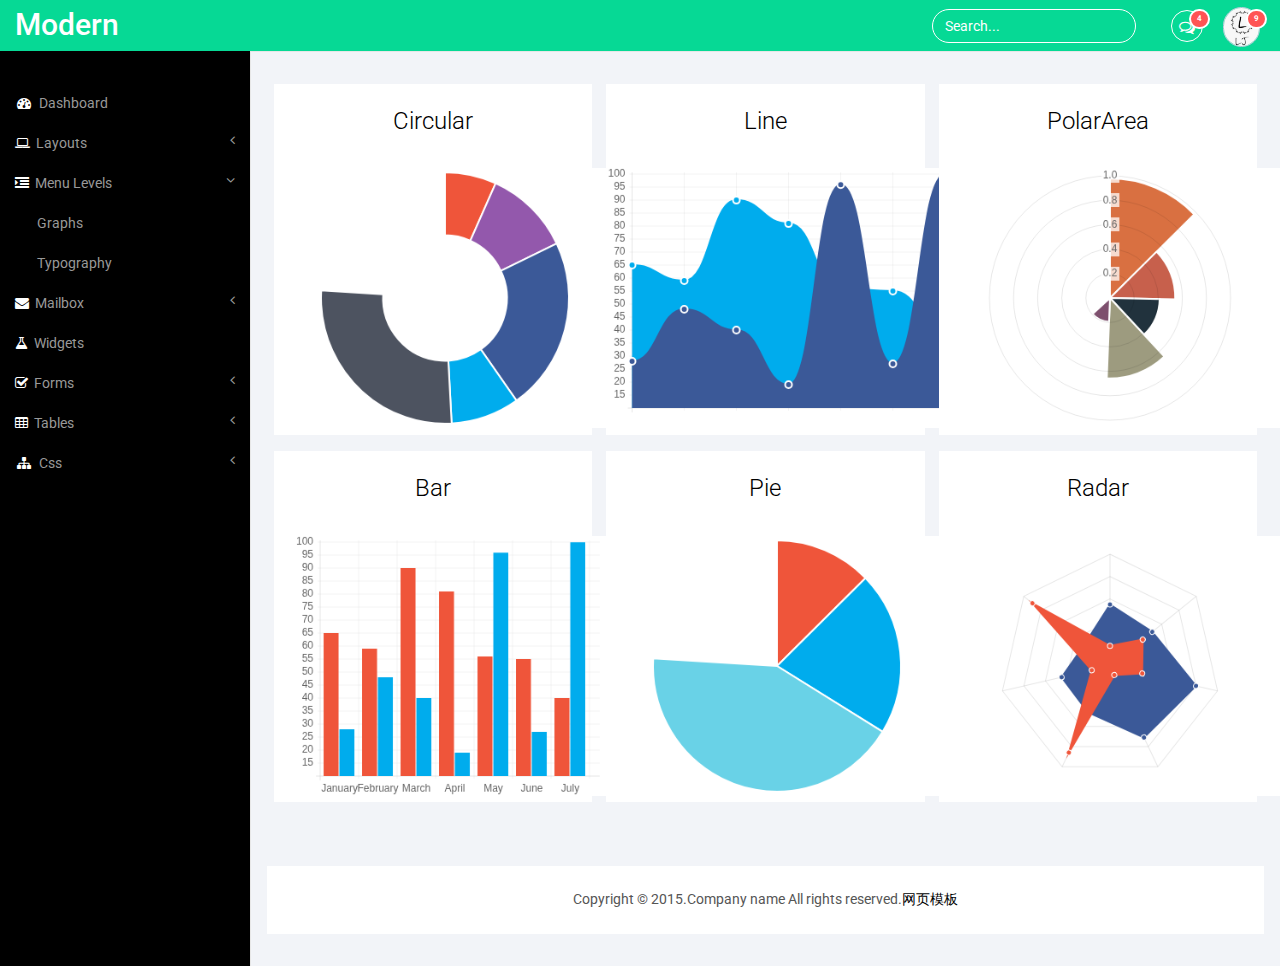
<file: graphs.html>
<!DOCTYPE HTML>
<html>
<head>
<title>Graphs</title>
<meta name="viewport" content="width=device-width, initial-scale=1">
<meta http-equiv="Content-Type" content="text/html; charset=utf-8" />
<meta name="keywords" content="Modern Responsive web template, Bootstrap Web Templates, Flat Web Templates, Andriod Compatible web template, 
Smartphone Compatible web template, free webdesigns for Nokia, Samsung, LG, SonyErricsson, Motorola web design" />
<script type="application/x-javascript"> addEventListener("load", function() { setTimeout(hideURLbar, 0); }, false); function hideURLbar(){ window.scrollTo(0,1); } </script>
 <!-- Bootstrap Core CSS -->
<link href="css/bootstrap.min.css" rel='stylesheet' type='text/css' />
<!-- Custom CSS -->
<link href="css/style.css" rel='stylesheet' type='text/css' />
<link href="css/font-awesome.css" rel="stylesheet"> 
<!-- jQuery -->
<script src="js/jquery.min.js"></script>
<!----webfonts--->
<link href='http://fonts.useso.com/css?family=Roboto:400,100,300,500,700,900' rel='stylesheet' type='text/css'>
<!---//webfonts--->  
<!-- chart -->
<script src="js/Chart.js"></script>
<!-- //chart -->
</head>
<body>
<div id="wrapper">
     <!-- Navigation -->
        <nav class="top1 navbar navbar-default navbar-static-top" role="navigation" style="margin-bottom: 0">
            <div class="navbar-header">
                <button type="button" class="navbar-toggle" data-toggle="collapse" data-target=".navbar-collapse">
                    <span class="sr-only">Toggle navigation</span>
                    <span class="icon-bar"></span>
                    <span class="icon-bar"></span>
                    <span class="icon-bar"></span>
                </button>
                <a class="navbar-brand" href="index.html">Modern</a>
            </div>
            <!-- /.navbar-header -->
            <ul class="nav navbar-nav navbar-right">
				<li class="dropdown">
	        		<a href="#" class="dropdown-toggle" data-toggle="dropdown" aria-expanded="false"><i class="fa fa-comments-o"></i><span class="badge">4</span></a>
	        		<ul class="dropdown-menu">
						<li class="dropdown-menu-header">
							<strong>Messages</strong>
							<div class="progress thin">
							  <div class="progress-bar progress-bar-success" role="progressbar" aria-valuenow="40" aria-valuemin="0" aria-valuemax="100" style="width: 40%">
							    <span class="sr-only">40% Complete (success)</span>
							  </div>
							</div>
						</li>
						<li class="avatar">
							<a href="#">
								<img src="images/1.png" alt=""/>
								<div>New message</div>
								<small>1 minute ago</small>
								<span class="label label-info">NEW</span>
							</a>
						</li>
						<li class="avatar">
							<a href="#">
								<img src="images/2.png" alt=""/>
								<div>New message</div>
								<small>1 minute ago</small>
								<span class="label label-info">NEW</span>
							</a>
						</li>
						<li class="avatar">
							<a href="#">
								<img src="images/3.png" alt=""/>
								<div>New message</div>
								<small>1 minute ago</small>
							</a>
						</li>
						<li class="avatar">
							<a href="#">
								<img src="images/4.png" alt=""/>
								<div>New message</div>
								<small>1 minute ago</small>
							</a>
						</li>
						<li class="avatar">
							<a href="#">
								<img src="images/5.png" alt=""/>
								<div>New message</div>
								<small>1 minute ago</small>
							</a>
						</li>
						<li class="avatar">
							<a href="#">
								<img src="images/pic1.png" alt=""/>
								<div>New message</div>
								<small>1 minute ago</small>
							</a>
						</li>
						<li class="dropdown-menu-footer text-center">
							<a href="#">View all messages</a>
						</li>	
	        		</ul>
	      		</li>
			    <li class="dropdown">
	        		<a href="#" class="dropdown-toggle avatar" data-toggle="dropdown"><img src="images/1.png" alt=""/><span class="badge">9</span></a>
	        		<ul class="dropdown-menu">
						<li class="dropdown-menu-header text-center">
							<strong>Account</strong>
						</li>
						<li class="m_2"><a href="#"><i class="fa fa-bell-o"></i> Updates <span class="label label-info">42</span></a></li>
						<li class="m_2"><a href="#"><i class="fa fa-envelope-o"></i> Messages <span class="label label-success">42</span></a></li>
						<li class="m_2"><a href="#"><i class="fa fa-tasks"></i> Tasks <span class="label label-danger">42</span></a></li>
						<li><a href="#"><i class="fa fa-comments"></i> Comments <span class="label label-warning">42</span></a></li>
						<li class="dropdown-menu-header text-center">
							<strong>Settings</strong>
						</li>
						<li class="m_2"><a href="#"><i class="fa fa-user"></i> Profile</a></li>
						<li class="m_2"><a href="#"><i class="fa fa-wrench"></i> Settings</a></li>
						<li class="m_2"><a href="#"><i class="fa fa-usd"></i> Payments <span class="label label-default">42</span></a></li>
						<li class="m_2"><a href="#"><i class="fa fa-file"></i> Projects <span class="label label-primary">42</span></a></li>
						<li class="divider"></li>
						<li class="m_2"><a href="#"><i class="fa fa-shield"></i> Lock Profile</a></li>
						<li class="m_2"><a href="#"><i class="fa fa-lock"></i> Logout</a></li>	
	        		</ul>
	      		</li>
			</ul>
			<form class="navbar-form navbar-right">
              <input type="text" class="form-control" value="Search..." onfocus="this.value = '';" onblur="if (this.value == '') {this.value = 'Search...';}">
            </form>
            <div class="navbar-default sidebar" role="navigation">
                <div class="sidebar-nav navbar-collapse">
                    <ul class="nav" id="side-menu">
                        <li>
                            <a href="index.html"><i class="fa fa-dashboard fa-fw nav_icon"></i>Dashboard</a>
                        </li>
                        <li>
                            <a href="#"><i class="fa fa-laptop nav_icon"></i>Layouts<span class="fa arrow"></span></a>
                            <ul class="nav nav-second-level">
                                <li>
                                    <a href="grids.html">Grid System</a>
                                </li>
                            </ul>
                            <!-- /.nav-second-level -->
                        </li>
                        <li>
                            <a href="#"><i class="fa fa-indent nav_icon"></i>Menu Levels<span class="fa arrow"></span></a>
                            <ul class="nav nav-second-level">
                                <li>
                                    <a href="graphs.html">Graphs</a>
                                </li>
                                <li>
                                    <a href="typography.html">Typography</a>
                                </li>
                            </ul>
                            <!-- /.nav-second-level -->
                        </li>
                        <li>
                            <a href="#"><i class="fa fa-envelope nav_icon"></i>Mailbox<span class="fa arrow"></span></a>
                            <ul class="nav nav-second-level">
                                <li>
                                    <a href="inbox.html">Inbox</a>
                                </li>
                                <li>
                                    <a href="compose.html">Compose email</a>
                                </li>
                            </ul>
                            <!-- /.nav-second-level -->
                        </li>
                        <li>
                            <a href="widgets.html"><i class="fa fa-flask nav_icon"></i>Widgets</a>
                        </li>
                         <li>
                            <a href="#"><i class="fa fa-check-square-o nav_icon"></i>Forms<span class="fa arrow"></span></a>
                            <ul class="nav nav-second-level">
                                <li>
                                    <a href="forms.html">Basic Forms</a>
                                </li>
                                <li>
                                    <a href="validation.html">Validation</a>
                                </li>
                            </ul>
                            <!-- /.nav-second-level -->
                        </li>
                        <li>
                            <a href="#"><i class="fa fa-table nav_icon"></i>Tables<span class="fa arrow"></span></a>
                            <ul class="nav nav-second-level">
                                <li>
                                    <a href="basic_tables.html">Basic Tables</a>
                                </li>
                            </ul>
                            <!-- /.nav-second-level -->
                        </li>
                        <li>
                            <a href="#"><i class="fa fa-sitemap fa-fw nav_icon"></i>Css<span class="fa arrow"></span></a>
                            <ul class="nav nav-second-level">
                                <li>
                                    <a href="media.html">Media</a>
                                </li>
                                <li>
                                    <a href="login.html">Login</a>
                                </li>
                            </ul>
                            <!-- /.nav-second-level -->
                        </li>
                    </ul>
                </div>
                <!-- /.sidebar-collapse -->
            </div>
            <!-- /.navbar-static-side -->
        </nav>
        <div id="page-wrapper">
        <div class="graphs">
	    <div class="graph_box">
			<div class="col-md-4 grid_2"><div class="grid_1">
				<h3>Circular</h3>
				<canvas id="doughnut" height="300" width="400" style="width: 400px; height: 300px;"></canvas>
			</div></div>
			<div class="col-md-4 grid_2"><div class="grid_1">
				<h3>Line</h3>
				<canvas id="line" height="300" width="400" style="width: 400px; height: 300px;"></canvas>
			</div></div>
			<div class="col-md-4 grid_2"><div class="grid_1">
				<h3>PolarArea</h3>
				<canvas id="polarArea" height="300" width="400" style="width: 400px; height: 300px;"></canvas>
			</div></div>
			<div class="clearfix"> </div>
	    </div>
	    <div class="graph_box1">
			<div class="col-md-4 grid_2"><div class="grid_1">
				<h3>Bar</h3>
				<canvas id="bar" height="300" width="400" style="width: 400px; height: 300px;"></canvas>
			</div></div>
			<div class="col-md-4 grid_2"><div class="grid_1">
				<h3>Pie</h3>
				<canvas id="pie" height="300" width="400" style="width: 400px; height: 300px;"></canvas>
			</div></div>
			<div class="col-md-4 grid_2"><div class="grid_1">
				<h3>Radar</h3><canvas id="radar" height="300" width="400" style="width: 400px; height: 300px;"></canvas>
			</div></div>
			<div class="clearfix"> </div>
		</div>
    <script>

		var doughnutData = [
				{
					value: 30,
					color:"#ef553a"
				},
				{
					value : 50,
					color : "#9358ac"
				},
				{
					value : 100,
					color : "#3b5998"
				},
				{
					value : 40,
					color : "#00aced"
				},
				{
					value : 120,
					color : "#4D5360"
				}
			
			];
		var lineChartData = {
			labels : ["","","","","","",""],
			datasets : [
				{
					fillColor : "#00aced",
					strokeColor : "#00aced",
					pointColor : "#00aced",
					pointStrokeColor : "#fff",
					data : [65,59,90,81,56,55,40]
				},
				{
					fillColor : "#3b5998",
					strokeColor : "#3b5998",
					pointColor : "#3b5998",
					pointStrokeColor : "#fff",
					data : [28,48,40,19,96,27,100]
				}
			]
			
		};
		var pieData = [
				{
					value: 30,
					color:"#ef553a"
				},
				{
					value : 50,
					color : "#00aced"
				},
				{
					value : 100,
					color : "#69D2E7"
				}
			
			];
		var barChartData = {
			labels : ["January","February","March","April","May","June","July"],
			datasets : [
				{
					fillColor : "#ef553a",
					strokeColor : "#ef553a",
					data : [65,59,90,81,56,55,40]
				},
				{
					fillColor : "#00aced",
					strokeColor : "#00aced",
					data : [28,48,40,19,96,27,100]
				}
			]
			
		};
	var chartData = [
			{
				value : Math.random(),
				color: "#D97041"
			},
			{
				value : Math.random(),
				color: "#C7604C"
			},
			{
				value : Math.random(),
				color: "#21323D"
			},
			{
				value : Math.random(),
				color: "#9D9B7F"
			},
			{
				value : Math.random(),
				color: "#7D4F6D"
			},
			{
				value : Math.random(),
				color: "#9358ac"
			}
		];
		var radarChartData = {
			labels : ["","","","","","",""],
			datasets : [
				{
					fillColor : "#3b5998",
					strokeColor : "#3b5998",
					pointColor : "#3b5998",
					pointStrokeColor : "#fff",
					data : [65,59,90,81,56,55,40]
				},
				{
					fillColor : "#ef553a",
					strokeColor : "#ef553a",
					pointColor : "#ef553a",
					pointStrokeColor : "#fff",
					data : [28,48,40,19,96,27,100]
				}
			]
			
		};
	new Chart(document.getElementById("doughnut").getContext("2d")).Doughnut(doughnutData);
	new Chart(document.getElementById("line").getContext("2d")).Line(lineChartData);
	new Chart(document.getElementById("radar").getContext("2d")).Radar(radarChartData);
	new Chart(document.getElementById("polarArea").getContext("2d")).PolarArea(chartData);
	new Chart(document.getElementById("bar").getContext("2d")).Bar(barChartData);
	new Chart(document.getElementById("pie").getContext("2d")).Pie(pieData);
	
	</script>
	<div class="copy_layout">
         <p>Copyright &copy; 2015.Company name All rights reserved.<a target="_blank" href="http://www.smallseashell.com/">&#x7F51;&#x9875;&#x6A21;&#x677F;</a></p>
        </div>	
   </div>
      </div>
      <!-- /#page-wrapper -->
   </div>
    <!-- /#wrapper -->
    <!-- Nav CSS -->
<link href="css/custom.css" rel="stylesheet">
<!-- Metis Menu Plugin JavaScript -->
<script src="js/metisMenu.min.js"></script>
<script src="js/custom.js"></script>
<!-- Bootstrap Core JavaScript -->
<script src="js/bootstrap.min.js"></script>
</body>
</html>
</file>
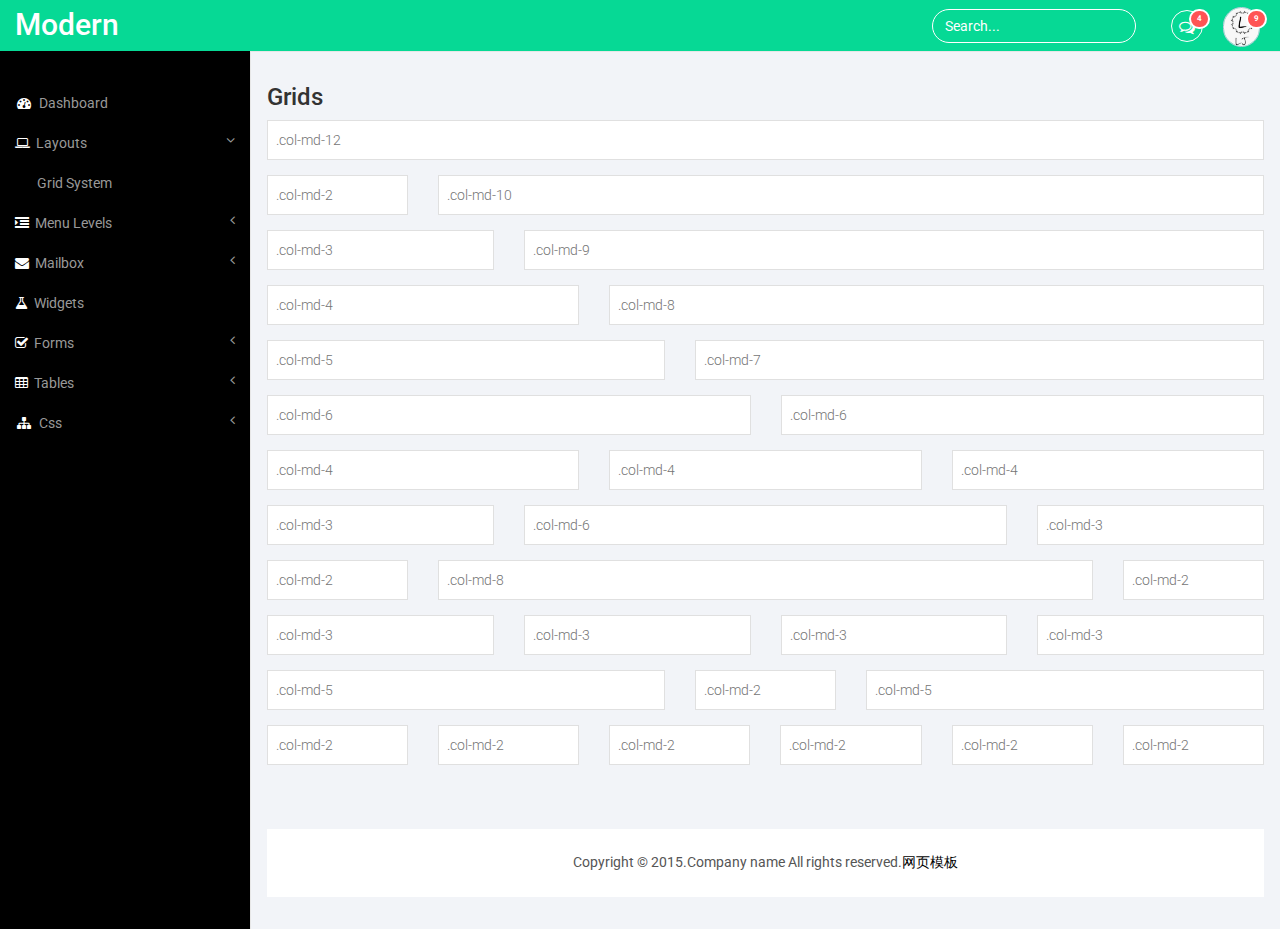
<file: grids.html>
<!DOCTYPE HTML>
<html>
<head>
<title>Grids</title>
<meta name="viewport" content="width=device-width, initial-scale=1">
<meta http-equiv="Content-Type" content="text/html; charset=utf-8" />
<meta name="keywords" content="Modern Responsive web template, Bootstrap Web Templates, Flat Web Templates, Andriod Compatible web template, 
Smartphone Compatible web template, free webdesigns for Nokia, Samsung, LG, SonyErricsson, Motorola web design" />
<script type="application/x-javascript"> addEventListener("load", function() { setTimeout(hideURLbar, 0); }, false); function hideURLbar(){ window.scrollTo(0,1); } </script>
 <!-- Bootstrap Core CSS -->
<link href="css/bootstrap.min.css" rel='stylesheet' type='text/css' />
<!-- Custom CSS -->
<link href="css/style.css" rel='stylesheet' type='text/css' />
<link href="css/font-awesome.css" rel="stylesheet"> 
<!-- jQuery -->
<script src="js/jquery.min.js"></script>
<!----webfonts--->
<link href='http://fonts.useso.com/css?family=Roboto:400,100,300,500,700,900' rel='stylesheet' type='text/css'>
<!---//webfonts--->  
</head>
<body>
<div id="wrapper">
     <!-- Navigation -->
        <nav class="top1 navbar navbar-default navbar-static-top" role="navigation" style="margin-bottom: 0">
            <div class="navbar-header">
                <button type="button" class="navbar-toggle" data-toggle="collapse" data-target=".navbar-collapse">
                    <span class="sr-only">Toggle navigation</span>
                    <span class="icon-bar"></span>
                    <span class="icon-bar"></span>
                    <span class="icon-bar"></span>
                </button>
                <a class="navbar-brand" href="index.html">Modern</a>
            </div>
            <!-- /.navbar-header -->
            <ul class="nav navbar-nav navbar-right">
				<li class="dropdown">
	        		<a href="#" class="dropdown-toggle" data-toggle="dropdown" aria-expanded="false"><i class="fa fa-comments-o"></i><span class="badge">4</span></a>
	        		<ul class="dropdown-menu">
						<li class="dropdown-menu-header">
							<strong>Messages</strong>
							<div class="progress thin">
							  <div class="progress-bar progress-bar-success" role="progressbar" aria-valuenow="40" aria-valuemin="0" aria-valuemax="100" style="width: 40%">
							    <span class="sr-only">40% Complete (success)</span>
							  </div>
							</div>
						</li>
						<li class="avatar">
							<a href="#">
								<img src="images/1.png" alt=""/>
								<div>New message</div>
								<small>1 minute ago</small>
								<span class="label label-info">NEW</span>
							</a>
						</li>
						<li class="avatar">
							<a href="#">
								<img src="images/2.png" alt=""/>
								<div>New message</div>
								<small>1 minute ago</small>
								<span class="label label-info">NEW</span>
							</a>
						</li>
						<li class="avatar">
							<a href="#">
								<img src="images/3.png" alt=""/>
								<div>New message</div>
								<small>1 minute ago</small>
							</a>
						</li>
						<li class="avatar">
							<a href="#">
								<img src="images/4.png" alt=""/>
								<div>New message</div>
								<small>1 minute ago</small>
							</a>
						</li>
						<li class="avatar">
							<a href="#">
								<img src="images/5.png" alt=""/>
								<div>New message</div>
								<small>1 minute ago</small>
							</a>
						</li>
						<li class="avatar">
							<a href="#">
								<img src="images/pic1.png" alt=""/>
								<div>New message</div>
								<small>1 minute ago</small>
							</a>
						</li>
						<li class="dropdown-menu-footer text-center">
							<a href="#">View all messages</a>
						</li>	
	        		</ul>
	      		</li>
			    <li class="dropdown">
	        		<a href="#" class="dropdown-toggle avatar" data-toggle="dropdown"><img src="images/1.png" alt=""/><span class="badge">9</span></a>
	        		<ul class="dropdown-menu">
						<li class="dropdown-menu-header text-center">
							<strong>Account</strong>
						</li>
						<li class="m_2"><a href="#"><i class="fa fa-bell-o"></i> Updates <span class="label label-info">42</span></a></li>
						<li class="m_2"><a href="#"><i class="fa fa-envelope-o"></i> Messages <span class="label label-success">42</span></a></li>
						<li class="m_2"><a href="#"><i class="fa fa-tasks"></i> Tasks <span class="label label-danger">42</span></a></li>
						<li><a href="#"><i class="fa fa-comments"></i> Comments <span class="label label-warning">42</span></a></li>
						<li class="dropdown-menu-header text-center">
							<strong>Settings</strong>
						</li>
						<li class="m_2"><a href="#"><i class="fa fa-user"></i> Profile</a></li>
						<li class="m_2"><a href="#"><i class="fa fa-wrench"></i> Settings</a></li>
						<li class="m_2"><a href="#"><i class="fa fa-usd"></i> Payments <span class="label label-default">42</span></a></li>
						<li class="m_2"><a href="#"><i class="fa fa-file"></i> Projects <span class="label label-primary">42</span></a></li>
						<li class="divider"></li>
						<li class="m_2"><a href="#"><i class="fa fa-shield"></i> Lock Profile</a></li>
						<li class="m_2"><a href="#"><i class="fa fa-lock"></i> Logout</a></li>	
	        		</ul>
	      		</li>
			</ul>
			<form class="navbar-form navbar-right">
              <input type="text" class="form-control" value="Search..." onfocus="this.value = '';" onblur="if (this.value == '') {this.value = 'Search...';}">
            </form>
            <div class="navbar-default sidebar" role="navigation">
                <div class="sidebar-nav navbar-collapse">
                    <ul class="nav" id="side-menu">
                        <li>
                            <a href="index.html"><i class="fa fa-dashboard fa-fw nav_icon"></i>Dashboard</a>
                        </li>
                        <li>
                            <a href="#"><i class="fa fa-laptop nav_icon"></i>Layouts<span class="fa arrow"></span></a>
                            <ul class="nav nav-second-level">
                                <li>
                                    <a href="grids.html">Grid System</a>
                                </li>
                            </ul>
                            <!-- /.nav-second-level -->
                        </li>
                        <li>
                            <a href="#"><i class="fa fa-indent nav_icon"></i>Menu Levels<span class="fa arrow"></span></a>
                            <ul class="nav nav-second-level">
                                <li>
                                    <a href="graphs.html">Graphs</a>
                                </li>
                                <li>
                                    <a href="typography.html">Typography</a>
                                </li>
                            </ul>
                            <!-- /.nav-second-level -->
                        </li>
                        <li>
                            <a href="#"><i class="fa fa-envelope nav_icon"></i>Mailbox<span class="fa arrow"></span></a>
                            <ul class="nav nav-second-level">
                                <li>
                                    <a href="inbox.html">Inbox</a>
                                </li>
                                <li>
                                    <a href="compose.html">Compose email</a>
                                </li>
                            </ul>
                            <!-- /.nav-second-level -->
                        </li>
                        <li>
                            <a href="widgets.html"><i class="fa fa-flask nav_icon"></i>Widgets</a>
                        </li>
                         <li>
                            <a href="#"><i class="fa fa-check-square-o nav_icon"></i>Forms<span class="fa arrow"></span></a>
                            <ul class="nav nav-second-level">
                                <li>
                                    <a href="forms.html">Basic Forms</a>
                                </li>
                                <li>
                                    <a href="validation.html">Validation</a>
                                </li>
                            </ul>
                            <!-- /.nav-second-level -->
                        </li>
                        <li>
                            <a href="#"><i class="fa fa-table nav_icon"></i>Tables<span class="fa arrow"></span></a>
                            <ul class="nav nav-second-level">
                                <li>
                                    <a href="basic_tables.html">Basic Tables</a>
                                </li>
                            </ul>
                            <!-- /.nav-second-level -->
                        </li>
                        <li>
                            <a href="#"><i class="fa fa-sitemap fa-fw nav_icon"></i>Css<span class="fa arrow"></span></a>
                            <ul class="nav nav-second-level">
                                <li>
                                    <a href="media.html">Media</a>
                                </li>
                                <li>
                                    <a href="login.html">Login</a>
                                </li>
                            </ul>
                            <!-- /.nav-second-level -->
                        </li>
                    </ul>
                </div>
                <!-- /.sidebar-collapse -->
            </div>
            <!-- /.navbar-static-side -->
        </nav>
        <div id="page-wrapper">
        <div class="graphs">
	   <div class="md">
		 <h3>Grids</h3>
		<div class="form-group">
		  <div class="row">
			<div class="col-md-12">
				<input type="text" class="form-control1" placeholder=".col-md-12">
			</div>
			<div class="clearfix"> </div>
		   </div>
		</div>
		<div class="form-group">
			<div class="row">
				<div class="col-md-2 grid_box1">
					<input type="text" class="form-control1" placeholder=".col-md-2">
				</div>
				<div class="col-md-10">
					<input type="text" class="form-control1" placeholder=".col-md-10">
				</div>
				<div class="clearfix"> </div>
			</div>
		</div>
		<div class="form-group">
			<div class="row">
				<div class="col-md-3 grid_box1">
					<input type="text" class="form-control1" placeholder=".col-md-3">
				</div>
				<div class="col-md-9">
					<input type="text" class="form-control1" placeholder=".col-md-9">
				</div>
				<div class="clearfix"> </div>
			</div>
		</div>
		<div class="form-group">
			<div class="row">
				<div class="col-md-4 grid_box1">
					<input type="text" class="form-control1" placeholder=".col-md-4">
				</div>
				<div class="col-md-8">
					<input type="text" class="form-control1" placeholder=".col-md-8">
				</div>
				<div class="clearfix"> </div>
			</div>
		</div>	
		<div class="form-group">
			<div class="row">
				<div class="col-md-5 grid_box1">
					<input type="text" class="form-control1" placeholder=".col-md-5">
				</div>
				<div class="col-md-7">
					<input type="text" class="form-control1" placeholder=".col-md-7">
				</div>
				<div class="clearfix"> </div>
			</div>
		</div>	
		<div class="form-group">
			<div class="row">
				<div class="col-md-6 grid_box1">
					<input type="text" class="form-control1" placeholder=".col-md-6">
				</div>
				<div class="col-md-6">
					<input type="text" class="form-control1" placeholder=".col-md-6">
				</div>
				<div class="clearfix"> </div>
			</div>
		   </div>	
		   <div class="form-group">
		<div class="row">
			<div class="col-md-4 grid_box1">
				<input type="text" class="form-control1" placeholder=".col-md-4">
			</div>
			<div class="col-md-4 grid_box1">
				<input type="text" class="form-control1" placeholder=".col-md-4">
			</div>
			<div class="col-md-4">
				<input type="text" class="form-control1" placeholder=".col-md-4">
			</div>
			<div class="clearfix"> </div>
		</div>
		   </div>	
		   <div class="form-group">
		<div class="row">
			<div class="col-md-3 grid_box1">
				<input type="text" class="form-control1" placeholder=".col-md-3">
			</div>
			<div class="col-md-6 grid_box1">
				<input type="text" class="form-control1" placeholder=".col-md-6">
			</div>
			<div class="col-md-3">
				<input type="text" class="form-control1" placeholder=".col-md-3">
			</div>
			<div class="clearfix"> </div>
		</div>
		   </div>	
		   <div class="form-group">
		<div class="row">
			<div class="col-md-2 grid_box1">
				<input type="text" class="form-control1" placeholder=".col-md-2">
			</div>
			<div class="col-md-8 grid_box1">
				<input type="text" class="form-control1" placeholder=".col-md-8">
			</div>
			<div class="col-md-2">
				<input type="text" class="form-control1" placeholder=".col-md-2">
			</div>
			<div class="clearfix"> </div>
		</div>
		   </div>	
		   <div class="form-group">
		<div class="row">
			<div class="col-md-3 grid_box1">
				<input type="text" class="form-control1" placeholder=".col-md-3">
			</div>
			<div class="col-md-3 grid_box1">
				<input type="text" class="form-control1" placeholder=".col-md-3">
			</div>
			<div class="col-md-3 grid_box1">
				<input type="text" class="form-control1" placeholder=".col-md-3">
			</div>
			<div class="col-md-3">
				<input type="text" class="form-control1" placeholder=".col-md-3">
			</div>
			<div class="clearfix"> </div>
		</div>
		   </div>	
		   <div class="form-group">
		<div class="row">
			<div class="col-md-5 grid_box1">
				<input type="text" class="form-control1" placeholder=".col-md-5">
			</div>
			<div class="col-md-2 grid_box1">
				<input type="text" class="form-control1" placeholder=".col-md-2">
			</div>
			<div class="col-md-5">
				<input type="text" class="form-control1" placeholder=".col-md-5">
			</div>
			<div class="clearfix"> </div>
		</div>
		   </div>	
		   <div class="form-group mb-n">
			<div class="row">
				<div class="col-md-2 grid_box1">
					<input type="text" class="form-control1" placeholder=".col-md-2">
				</div>
				<div class="col-md-2 grid_box1">
					<input type="text" class="form-control1" placeholder=".col-md-2">
				</div>
				<div class="col-md-2 grid_box1">
					<input type="text" class="form-control1" placeholder=".col-md-2">
				</div>
				<div class="col-md-2 grid_box1">
					<input type="text" class="form-control1" placeholder=".col-md-2">
				</div>
				<div class="col-md-2 grid_box1">
					<input type="text" class="form-control1" placeholder=".col-md-2">
				</div>
				<div class="col-md-2">
					<input type="text" class="form-control1" placeholder=".col-md-2">
				</div>
				<div class="clearfix"> </div>
			</div>
		   </div>	
        </div>	
        <div class="copy_layout">
         <p>Copyright &copy; 2015.Company name All rights reserved.<a target="_blank" href="http://www.smallseashell.com/">&#x7F51;&#x9875;&#x6A21;&#x677F;</a></p>
        </div>					
       </div>
      </div>
      <!-- /#page-wrapper -->
   </div>
    <!-- /#wrapper -->
    <!-- Nav CSS -->
<link href="css/custom.css" rel="stylesheet">
<!-- Metis Menu Plugin JavaScript -->
<script src="js/metisMenu.min.js"></script>
<script src="js/custom.js"></script>
<!-- Bootstrap Core JavaScript -->
<script src="js/bootstrap.min.js"></script>
</body>
</html>
</file>
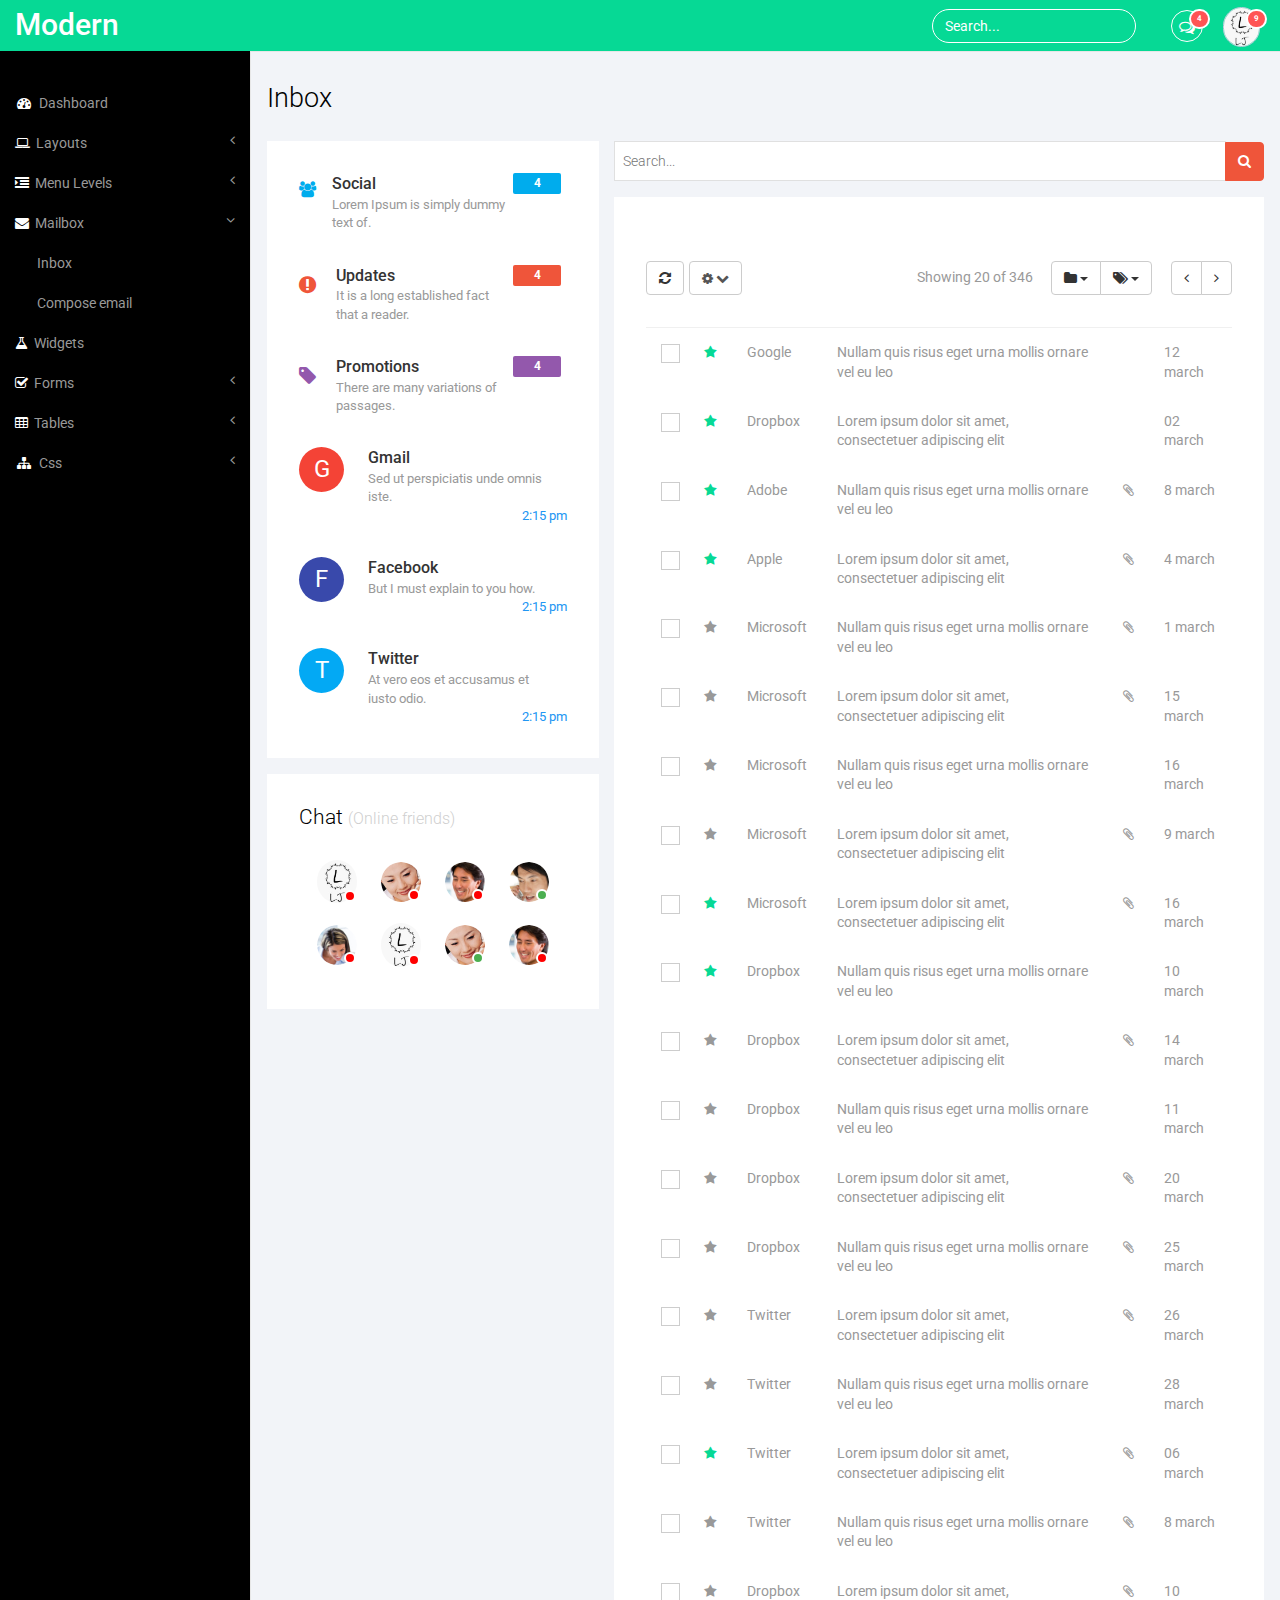
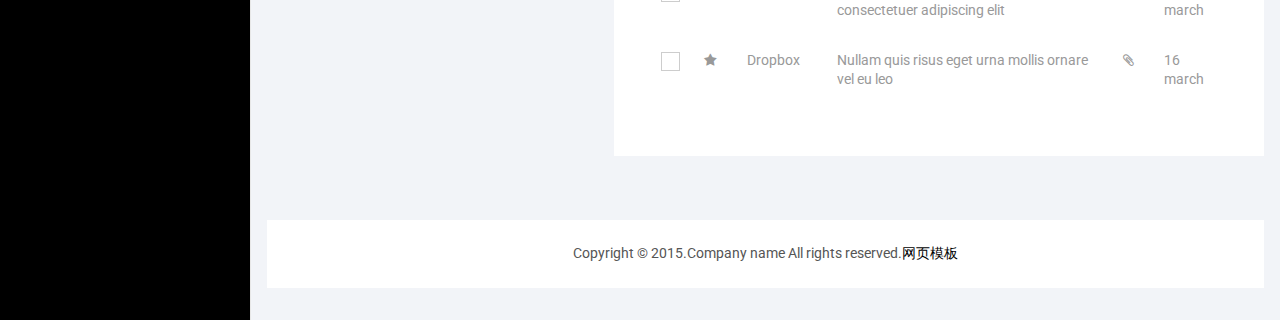
<file: inbox.html>
<!DOCTYPE HTML>
<html>
<head>
<title>Inbox</title>
<meta name="viewport" content="width=device-width, initial-scale=1">
<meta http-equiv="Content-Type" content="text/html; charset=utf-8" />
<meta name="keywords" content="Modern Responsive web template, Bootstrap Web Templates, Flat Web Templates, Andriod Compatible web template, 
Smartphone Compatible web template, free webdesigns for Nokia, Samsung, LG, SonyErricsson, Motorola web design" />
<script type="application/x-javascript"> addEventListener("load", function() { setTimeout(hideURLbar, 0); }, false); function hideURLbar(){ window.scrollTo(0,1); } </script>
 <!-- Bootstrap Core CSS -->
<link href="css/bootstrap.min.css" rel='stylesheet' type='text/css' />
<!-- Custom CSS -->
<link href="css/style.css" rel='stylesheet' type='text/css' />
<link href="css/font-awesome.css" rel="stylesheet"> 
<!-- jQuery -->
<script src="js/jquery.min.js"></script>
<!----webfonts--->
<link href='http://fonts.useso.com/css?family=Roboto:400,100,300,500,700,900' rel='stylesheet' type='text/css'>
<!---//webfonts--->  
<!-- Bootstrap Core JavaScript -->
<script src="js/bootstrap.min.js"></script>
</head>
<body>
<div id="wrapper">
     <!-- Navigation -->
        <nav class="top1 navbar navbar-default navbar-static-top" role="navigation" style="margin-bottom: 0">
            <div class="navbar-header">
                <button type="button" class="navbar-toggle" data-toggle="collapse" data-target=".navbar-collapse">
                    <span class="sr-only">Toggle navigation</span>
                    <span class="icon-bar"></span>
                    <span class="icon-bar"></span>
                    <span class="icon-bar"></span>
                </button>
                <a class="navbar-brand" href="index.html">Modern</a>
            </div>
            <!-- /.navbar-header -->
            <ul class="nav navbar-nav navbar-right">
				<li class="dropdown">
	        		<a href="#" class="dropdown-toggle" data-toggle="dropdown" aria-expanded="false"><i class="fa fa-comments-o"></i><span class="badge">4</span></a>
	        		<ul class="dropdown-menu">
						<li class="dropdown-menu-header">
							<strong>Messages</strong>
							<div class="progress thin">
							  <div class="progress-bar progress-bar-success" role="progressbar" aria-valuenow="40" aria-valuemin="0" aria-valuemax="100" style="width: 40%">
							    <span class="sr-only">40% Complete (success)</span>
							  </div>
							</div>
						</li>
						<li class="avatar">
							<a href="#">
								<img src="images/1.png" alt=""/>
								<div>New message</div>
								<small>1 minute ago</small>
								<span class="label label-info">NEW</span>
							</a>
						</li>
						<li class="avatar">
							<a href="#">
								<img src="images/2.png" alt=""/>
								<div>New message</div>
								<small>1 minute ago</small>
								<span class="label label-info">NEW</span>
							</a>
						</li>
						<li class="avatar">
							<a href="#">
								<img src="images/3.png" alt=""/>
								<div>New message</div>
								<small>1 minute ago</small>
							</a>
						</li>
						<li class="avatar">
							<a href="#">
								<img src="images/4.png" alt=""/>
								<div>New message</div>
								<small>1 minute ago</small>
							</a>
						</li>
						<li class="avatar">
							<a href="#">
								<img src="images/5.png" alt=""/>
								<div>New message</div>
								<small>1 minute ago</small>
							</a>
						</li>
						<li class="avatar">
							<a href="#">
								<img src="images/pic1.png" alt=""/>
								<div>New message</div>
								<small>1 minute ago</small>
							</a>
						</li>
						<li class="dropdown-menu-footer text-center">
							<a href="#">View all messages</a>
						</li>	
	        		</ul>
	      		</li>
			    <li class="dropdown">
	        		<a href="#" class="dropdown-toggle avatar" data-toggle="dropdown"><img src="images/1.png" alt=""/><span class="badge">9</span></a>
	        		<ul class="dropdown-menu">
						<li class="dropdown-menu-header text-center">
							<strong>Account</strong>
						</li>
						<li class="m_2"><a href="#"><i class="fa fa-bell-o"></i> Updates <span class="label label-info">42</span></a></li>
						<li class="m_2"><a href="#"><i class="fa fa-envelope-o"></i> Messages <span class="label label-success">42</span></a></li>
						<li class="m_2"><a href="#"><i class="fa fa-tasks"></i> Tasks <span class="label label-danger">42</span></a></li>
						<li><a href="#"><i class="fa fa-comments"></i> Comments <span class="label label-warning">42</span></a></li>
						<li class="dropdown-menu-header text-center">
							<strong>Settings</strong>
						</li>
						<li class="m_2"><a href="#"><i class="fa fa-user"></i> Profile</a></li>
						<li class="m_2"><a href="#"><i class="fa fa-wrench"></i> Settings</a></li>
						<li class="m_2"><a href="#"><i class="fa fa-usd"></i> Payments <span class="label label-default">42</span></a></li>
						<li class="m_2"><a href="#"><i class="fa fa-file"></i> Projects <span class="label label-primary">42</span></a></li>
						<li class="divider"></li>
						<li class="m_2"><a href="#"><i class="fa fa-shield"></i> Lock Profile</a></li>
						<li class="m_2"><a href="#"><i class="fa fa-lock"></i> Logout</a></li>	
	        		</ul>
	      		</li>
			</ul>
			<form class="navbar-form navbar-right">
              <input type="text" class="form-control" value="Search..." onfocus="this.value = '';" onblur="if (this.value == '') {this.value = 'Search...';}">
            </form>
            <div class="navbar-default sidebar" role="navigation">
                <div class="sidebar-nav navbar-collapse">
                    <ul class="nav" id="side-menu">
                        <li>
                            <a href="index.html"><i class="fa fa-dashboard fa-fw nav_icon"></i>Dashboard</a>
                        </li>
                        <li>
                            <a href="#"><i class="fa fa-laptop nav_icon"></i>Layouts<span class="fa arrow"></span></a>
                            <ul class="nav nav-second-level">
                                <li>
                                    <a href="grids.html">Grid System</a>
                                </li>
                            </ul>
                            <!-- /.nav-second-level -->
                        </li>
                        <li>
                            <a href="#"><i class="fa fa-indent nav_icon"></i>Menu Levels<span class="fa arrow"></span></a>
                            <ul class="nav nav-second-level">
                                <li>
                                    <a href="graphs.html">Graphs</a>
                                </li>
                                <li>
                                    <a href="typography.html">Typography</a>
                                </li>
                            </ul>
                            <!-- /.nav-second-level -->
                        </li>
                        <li>
                            <a href="#"><i class="fa fa-envelope nav_icon"></i>Mailbox<span class="fa arrow"></span></a>
                            <ul class="nav nav-second-level">
                                <li>
                                    <a href="inbox.html">Inbox</a>
                                </li>
                                <li>
                                    <a href="compose.html">Compose email</a>
                                </li>
                            </ul>
                            <!-- /.nav-second-level -->
                        </li>
                        <li>
                            <a href="widgets.html"><i class="fa fa-flask nav_icon"></i>Widgets</a>
                        </li>
                         <li>
                            <a href="#"><i class="fa fa-check-square-o nav_icon"></i>Forms<span class="fa arrow"></span></a>
                            <ul class="nav nav-second-level">
                                <li>
                                    <a href="forms.html">Basic Forms</a>
                                </li>
                                <li>
                                    <a href="validation.html">Validation</a>
                                </li>
                            </ul>
                            <!-- /.nav-second-level -->
                        </li>
                        <li>
                            <a href="#"><i class="fa fa-table nav_icon"></i>Tables<span class="fa arrow"></span></a>
                            <ul class="nav nav-second-level">
                                <li>
                                    <a href="basic_tables.html">Basic Tables</a>
                                </li>
                            </ul>
                            <!-- /.nav-second-level -->
                        </li>
                        <li>
                            <a href="#"><i class="fa fa-sitemap fa-fw nav_icon"></i>Css<span class="fa arrow"></span></a>
                            <ul class="nav nav-second-level">
                                <li>
                                    <a href="media.html">Media</a>
                                </li>
                                <li>
                                    <a href="login.html">Login</a>
                                </li>
                            </ul>
                            <!-- /.nav-second-level -->
                        </li>
                    </ul>
                </div>
                <!-- /.sidebar-collapse -->
            </div>
            <!-- /.navbar-static-side -->
        </nav>
        <div id="page-wrapper">
        <div class="graphs">
	     <div class="xs">
  	     <h3>Inbox</h3>
  	        <div class="col-md-4 email-list1">
               <ul class="collection">
                    <li class="collection-item avatar email-unread">
                      <i class="fa fa-users icon_1"></i>
                      <div class="avatar_left">
                      	<span class="email-title">Social</span>
                        <p class="truncate grey-text ultra-small">Lorem Ipsum is simply dummy text of.</p>
                      </div>
                      <a href="#!" class="secondary-content"><span class="new badge blue">4</span></a>
                      <div class="clearfix"> </div>
                    </li>
                    <li class="collection-item avatar email-unread">
                      <i class="fa fa-exclamation-circle icon_2"></i>
                      <div class="avatar_left">
                      	<span class="email-title">Updates</span>
                        <p class="truncate grey-text ultra-small">It is a long established fact that a reader.</p>
                      </div>
                      <a href="#!" class="secondary-content"><span class="new badge red">4</span></a>
                      <div class="clearfix"> </div>
                    </li>
                    <li class="collection-item avatar email-unread">
                      <i class="fa fa-tag icon_3"></i>
                      <div class="avatar_left">
                      	<span class="email-title">Promotions</span>
                        <p class="truncate grey-text ultra-small">There are many variations of passages.</p>
                      </div>
                      <a href="#!" class="secondary-content"><span class="new badge blue1">4</span></a>
                      <div class="clearfix"> </div>
                    </li>
                    <li class="collection-item avatar email-unread">
                      <i class="icon_4">G</i>
                      <div class="avatar_left">
                      	<span class="email-title">Gmail</span>
                        <p class="truncate grey-text ultra-small">Sed ut perspiciatis unde omnis iste.</p>
                      </div>
                      <a href="#!" class="secondary-content"><span class="blue-text ultra-small">2:15 pm</span></a>
                      <div class="clearfix"> </div>
                    </li>
                    <li class="collection-item avatar email-unread">
                      <i class="icon_4 icon_5">F</i>
                      <div class="avatar_left">
                      	<span class="email-title">Facebook</span>
                        <p class="truncate grey-text ultra-small">But I must explain to you how.</p>
                      </div>
                      <a href="#!" class="secondary-content"><span class="blue-text ultra-small">2:15 pm</span></a>
                      <div class="clearfix"> </div>
                    </li>
                    <li class="collection-item avatar email-unread email_last">
                      <i class="icon_4 icon_6">T</i>
                      <div class="avatar_left">
                      	<span class="email-title">Twitter</span>
                        <p class="truncate grey-text ultra-small">At vero eos et accusamus et iusto odio.</p>
                      </div>
                      <a href="#!" class="secondary-content"><span class="blue-text ultra-small">2:15 pm</span></a>
                      <div class="clearfix"> </div>
                    </li>
              </ul>
         <div class="content-box  mrg15B">
          <div class="content-box-wrapper text-center">
            <h4 class="content-box-header">
            Chat
            <small>(Online friends)</small>
            </h4>
            <div class="status-badge mrg10A">
                <img class="img-circle" width="40" src="images/1.png" alt="">
                <div class="small-badge bg-red"></div>
            </div>
            <div class="status-badge mrg10A">
                <img class="img-circle" width="40" src="images/2.png" alt="">
                <div class="small-badge bg-orange"></div>
            </div>
            <div class="status-badge mrg10A">
                <img class="img-circle" width="40" src="images/3.png" alt="">
                <div class="small-badge bg-red"></div>
            </div>
            <div class="status-badge mrg10A">
                <img class="img-circle" width="40" src="images/4.png" alt="">
                <div class="small-badge bg-green1"></div>
            </div>
            <div class="status-badge mrg10A">
                <img class="img-circle" width="40" src="images/5.png" alt="">
                <div class="small-badge bg-orange"></div>
            </div>
            <div class="status-badge mrg10A">
                <img class="img-circle" width="40" src="images/1.png" alt="">
                <div class="small-badge bg-red"></div>
            </div>
            <div class="status-badge mrg10A">
                <img class="img-circle" width="40" src="images/2.png" alt="">
                <div class="small-badge bg-green1"></div>
            </div>
            <div class="status-badge mrg10A">
                <img class="img-circle" width="40" src="images/3.png" alt="">
                <div class="small-badge bg-orange"></div>
            </div>
          </div>
        </div>
        </div>
        <div class="col-md-8 inbox_right">
         	<form action="#" method="GET">
                <div class="input-group">
                    <input type="text" name="search" class="form-control1 input-search" placeholder="Search...">
                    <span class="input-group-btn">
                        <button class="btn btn-success" type="button"><i class="fa fa-search"></i></button>
                    </span>
                </div><!-- Input Group -->
            </form>
            <div class="mailbox-content">
               <div class="mail-toolbar clearfix">
			     <div class="float-left">
			        <div class="btn btn_1 btn-default mrg5R">
			           <i class="fa fa-refresh"> </i>
			        </div>
			        <div class="dropdown">
			            <a href="#" title="" class="btn btn-default" data-toggle="dropdown" aria-expanded="false">
			                <i class="fa fa-cog icon_8"></i>
			                <i class="fa fa-chevron-down icon_8"></i>
			            <div class="ripple-wrapper"></div></a>
			            <ul class="dropdown-menu float-right">
			                <li>
			                    <a href="#" title="">
			                        <i class="fa fa-pencil-square-o icon_9"></i>
			                        Edit
			                    </a>
			                </li>
			                <li>
			                    <a href="#" title="">
			                        <i class="fa fa-calendar icon_9"></i>
			                        Schedule
			                    </a>
			                </li>
			                <li>
			                    <a href="#" title="">
			                        <i class="fa fa-download icon_9"></i>
			                        Download
			                    </a>
			                </li>
			                <li class="divider"></li>
			                <li>
			                    <a href="#" class="font-red" title="">
			                        <i class="fa fa-times" icon_9=""></i>
			                        Delete
			                    </a>
			                </li>
			            </ul>
			        </div>
			        <div class="clearfix"> </div>
			    </div>
			    <div class="float-right">
			        
			              
                            <span class="text-muted m-r-sm">Showing 20 of 346 </span>
                            <div class="btn-group m-r-sm mail-hidden-options" style="display: inline-block;">
                                <div class="btn-group">
                                    <a class="btn btn-default dropdown-toggle" data-toggle="dropdown" aria-expanded="false"><i class="fa fa-folder"></i> <span class="caret"></span></a>
                                    <ul class="dropdown-menu dropdown-menu-right" role="menu">
                                        <li><a href="#">Social</a></li>
                                        <li><a href="#">Forums</a></li>
                                        <li><a href="#">Updates</a></li>
                                        <li class="divider"></li>
                                        <li><a href="#">Spam</a></li>
                                        <li><a href="#">Trash</a></li>
                                        <li class="divider"></li>
                                        <li><a href="#">New</a></li>
                                    </ul>
                                </div>
                                <div class="btn-group">
                                    <a class="btn btn-default dropdown-toggle" data-toggle="dropdown" aria-expanded="false"><i class="fa fa-tags"></i> <span class="caret"></span></a>
                                    <ul class="dropdown-menu dropdown-menu-right" role="menu">
                                        <li><a href="#">Work</a></li>
                                        <li><a href="#">Family</a></li>
                                        <li><a href="#">Social</a></li>
                                        <li class="divider"></li>
                                        <li><a href="#">Primary</a></li>
                                        <li><a href="#">Promotions</a></li>
                                        <li><a href="#">Forums</a></li>
                                    </ul>
                                </div>
                            </div>
                            <div class="btn-group">
                                <a class="btn btn-default"><i class="fa fa-angle-left"></i></a>
                                <a class="btn btn-default"><i class="fa fa-angle-right"></i></a>
                            </div>
                        
			        
			    </div>
               </div>
                <table class="table">
                    <tbody>
                        <tr class="unread checked">
                            <td class="hidden-xs">
                                <input type="checkbox" class="checkbox">
                            </td>
                            <td class="hidden-xs">
                                <i class="fa fa-star icon-state-warning"></i>
                            </td>
                            <td class="hidden-xs">
                                Google
                            </td>
                            <td>
                                Nullam quis risus eget urna mollis ornare vel eu leo
                            </td>
                            <td>
                            </td>
                            <td>
                                12 march
                            </td>
                        </tr>
                        <tr class="unread checked">
                            <td class="hidden-xs">
                            	<input type="checkbox" class="checkbox">
                            </td>
                            <td class="hidden-xs">
                                <i class="fa fa-star icon-state-warning"></i>
                            </td>
                            <td class="hidden-xs">
                                Dropbox
                            </td>
                            <td>
                                Lorem ipsum dolor sit amet, consectetuer adipiscing elit
                            </td>
                            <td>
                            </td>
                            <td>
                                02 march
                            </td>
                        </tr>
                        <tr class="unread checked">
                            <td class="hidden-xs">
                                <input type="checkbox" class="checkbox">
                            </td>
                            <td class="hidden-xs">
                                <i class="fa fa-star icon-state-warning"></i>
                            </td>
                            <td class="hidden-xs">
                                Adobe
                            </td>
                            <td>
                                Nullam quis risus eget urna mollis ornare vel eu leo
                            </td>
                            <td>
                                <i class="fa fa-paperclip"></i>
                            </td>
                            <td>
                                8 march
                            </td>
                        </tr>
                        <tr class="unread checked">
                            <td class="hidden-xs">
                                <input type="checkbox" class="checkbox">
                            </td>
                            <td class="hidden-xs">
                                <i class="fa fa-star icon-state-warning"></i>
                            </td>
                            <td class="hidden-xs">
                                Apple
                            </td>
                            <td>
                                Lorem ipsum dolor sit amet, consectetuer adipiscing elit
                            </td>
                            <td>
                                <i class="fa fa-paperclip"></i>
                            </td>
                            <td>
                                4 march
                            </td>
                        </tr>
                        <tr class="read checked">
                            <td class="hidden-xs">
                                <input type="checkbox" class="checkbox">
                            </td>
                            <td class="hidden-xs">
                                <i class="fa fa-star"></i>
                            </td>
                            <td class="hidden-xs">
                                Microsoft
                            </td>
                            <td>
                                Nullam quis risus eget urna mollis ornare vel eu leo
                            </td>
                            <td>
                                <i class="fa fa-paperclip"></i>
                            </td>
                            <td>
                                1 march
                            </td>
                        </tr>
                        <tr class="read checked">
                            <td class="hidden-xs">
                                <input type="checkbox" class="checkbox">
                            </td>
                            <td class="hidden-xs">
                                <i class="fa fa-star"></i>
                            </td>
                            <td class="hidden-xs">
                                Microsoft
                            </td>
                            <td>
                                Lorem ipsum dolor sit amet, consectetuer adipiscing elit
                            </td>
                            <td>
                                <i class="fa fa-paperclip"></i>
                            </td>
                            <td>
                                15 march
                            </td>
                        </tr>
                        <tr class="read checked">
                            <td class="hidden-xs">
                                <input type="checkbox" class="checkbox">
                            </td>
                            <td class="hidden-xs">
                                <i class="fa fa-star"></i>
                            </td>
                            <td class="hidden-xs">
                                Microsoft
                            </td>
                            <td>
                                Nullam quis risus eget urna mollis ornare vel eu leo
                            </td>
                            <td>
                            </td>
                            <td>
                                16 march
                            </td>
                        </tr>
                        <tr class="read checked">
                            <td class="hidden-xs">
                                <input type="checkbox" class="checkbox">
                            </td>
                            <td class="hidden-xs">
                                <i class="fa fa-star"></i>
                            </td>
                            <td class="hidden-xs">
                                Microsoft
                            </td>
                            <td>
                                Lorem ipsum dolor sit amet, consectetuer adipiscing elit
                            </td>
                            <td>
                                <i class="fa fa-paperclip"></i>
                            </td>
                            <td>
                                9 march
                            </td>
                        </tr>
                        <tr class="read checked">
                            <td class="hidden-xs">
                                <input type="checkbox" class="checkbox">
                            </td>
                            <td class="hidden-xs">
                                <i class="fa fa-star icon-state-warning"></i>
                            </td>
                            <td class="hidden-xs">
                                Microsoft
                            </td>
                            <td>
                                Lorem ipsum dolor sit amet, consectetuer adipiscing elit
                            </td>
                            <td>
                                <i class="fa fa-paperclip"></i>
                            </td>
                            <td>
                                16 march
                            </td>
                        </tr>
                        <tr class="read checked">
                            <td class="hidden-xs">
                                <input type="checkbox" class="checkbox">
                            </td>
                            <td class="hidden-xs">
                                <i class="fa fa-star icon-state-warning"></i>
                            </td>
                            <td class="hidden-xs">
                                Dropbox
                            </td>
                            <td>
                                Nullam quis risus eget urna mollis ornare vel eu leo
                            </td>
                            <td>
                            </td>
                            <td>
                                10 march
                            </td>
                        </tr>
                        <tr class="read checked">
                            <td class="hidden-xs">
                                <input type="checkbox" class="checkbox">
                            </td>
                            <td class="hidden-xs">
                                <i class="fa fa-star"></i>
                            </td>
                            <td class="hidden-xs">
                                Dropbox
                            </td>
                            <td>
                                Lorem ipsum dolor sit amet, consectetuer adipiscing elit
                            </td>
                            <td>
                                <i class="fa fa-paperclip"></i>
                            </td>
                            <td>
                                14 march
                            </td>
                        </tr>
                        <tr class="read checked">
                            <td class="hidden-xs">
                                <input type="checkbox" class="checkbox">
                            </td>
                            <td class="hidden-xs">
                                <i class="fa fa-star"></i>
                            </td>
                            <td class="hidden-xs">
                                Dropbox
                            </td>
                            <td>
                                Nullam quis risus eget urna mollis ornare vel eu leo
                            </td>
                            <td>
                            </td>
                            <td>
                                11 march
                            </td>
                        </tr>
                        <tr class="read checked">
                            <td class="hidden-xs">
                                <input type="checkbox" class="checkbox">
                            </td>
                            <td class="hidden-xs">
                                <i class="fa fa-star"></i>
                            </td>
                            <td class="hidden-xs">
                                Dropbox
                            </td>
                            <td>
                                Lorem ipsum dolor sit amet, consectetuer adipiscing elit
                            </td>
                            <td>
                                <i class="fa fa-paperclip"></i>
                            </td>
                            <td>
                                20 march
                            </td>
                        </tr>
                        <tr class="read checked">
                            <td class="hidden-xs">
                                <input type="checkbox" class="checkbox">
                            </td>
                            <td class="hidden-xs">
                                <i class="fa fa-star"></i>
                            </td>
                            <td class="hidden-xs">
                                Dropbox
                            </td>
                            <td>
                                Nullam quis risus eget urna mollis ornare vel eu leo
                            </td>
                           <td>
                                <i class="fa fa-paperclip"></i>
                            </td>
                            <td>
                                25 march
                            </td>
                        </tr>
                        <tr class="read checked">
                            <td class="hidden-xs">
                                <input type="checkbox" class="checkbox">
                            </td>
                            <td class="hidden-xs">
                                <i class="fa fa-star"></i>
                            </td>
                            <td class="hidden-xs">
                                Twitter
                            </td>
                            <td>
                                Lorem ipsum dolor sit amet, consectetuer adipiscing elit
                            </td>
                            <td>
                                <i class="fa fa-paperclip"></i>
                            </td>
                            <td>
                                26 march
                            </td>
                        </tr>
                        <tr class="read checked">
                            <td class="hidden-xs">
                                <input type="checkbox" class="checkbox">
                            </td>
                            <td class="hidden-xs">
                                <i class="fa fa-star"></i>
                            </td>
                            <td class="hidden-xs">
                                Twitter
                            </td>
                            <td>
                                Nullam quis risus eget urna mollis ornare vel eu leo
                            </td>
                            <td>
                            </td>
                            <td>
                                28 march
                            </td>
                        </tr>
                        <tr class="read checked">
                            <td class="hidden-xs">
                                <input type="checkbox" class="checkbox">
                            </td>
                            <td class="hidden-xs">
                                <i class="fa fa-star icon-state-warning"></i>
                            </td>
                            <td class="hidden-xs">
                                Twitter
                            </td>
                            <td>
                                Lorem ipsum dolor sit amet, consectetuer adipiscing elit
                            </td>
                            <td>
                                <i class="fa fa-paperclip"></i>
                            </td>
                            <td>
                                06 march
                            </td>
                        </tr>
                        <tr class="unread checked">
                            <td class="hidden-xs">
                                <input type="checkbox" class="checkbox">
                            </td>
                            <td class="hidden-xs">
                                <i class="fa fa-star"></i>
                            </td>
                            <td class="hidden-xs">
                                Twitter
                            </td>
                            <td>
                                Nullam quis risus eget urna mollis ornare vel eu leo
                            </td>
                            <td>
                                <i class="fa fa-paperclip"></i>
                            </td>
                            <td>
                                8 march
                            </td>
                        </tr>
                        <tr class="unread checked">
                            <td class="hidden-xs">
                                <input type="checkbox" class="checkbox">
                            </td>
                            <td class="hidden-xs">
                                <i class="fa fa-star"></i>
                            </td>
                            <td class="hidden-xs">
                                Dropbox
                            </td>
                            <td>
                                Lorem ipsum dolor sit amet, consectetuer adipiscing elit
                            </td>
                            <td>
                                <i class="fa fa-paperclip"></i>
                            </td>
                            <td>
                                10 march
                            </td>
                        </tr>
                        <tr class="read checked">
                            <td class="hidden-xs">
                                <input type="checkbox" class="checkbox">
                            </td>
                            <td class="hidden-xs">
                                <i class="fa fa-star"></i>
                            </td>
                            <td class="hidden-xs">
                                Dropbox
                            </td>
                            <td>
                                Nullam quis risus eget urna mollis ornare vel eu leo
                            </td>
                            <td>
                                <i class="fa fa-paperclip"></i>
                            </td>
                            <td>
                                16 march
                            </td>
                        </tr>
                    </tbody>
                </table>
               </div>
            </div>
            <div class="clearfix"> </div>
       </div>
       <div class="copy_layout">
         <p>Copyright &copy; 2015.Company name All rights reserved.<a target="_blank" href="http://www.smallseashell.com/">&#x7F51;&#x9875;&#x6A21;&#x677F;</a></p>
       </div>
   </div>
      </div>
      <!-- /#page-wrapper -->
   </div>
    <!-- /#wrapper -->
<!-- Nav CSS -->
<link href="css/custom.css" rel="stylesheet">
<!-- Metis Menu Plugin JavaScript -->
<script src="js/metisMenu.min.js"></script>
<script src="js/custom.js"></script>
</body>
</html>
</file>
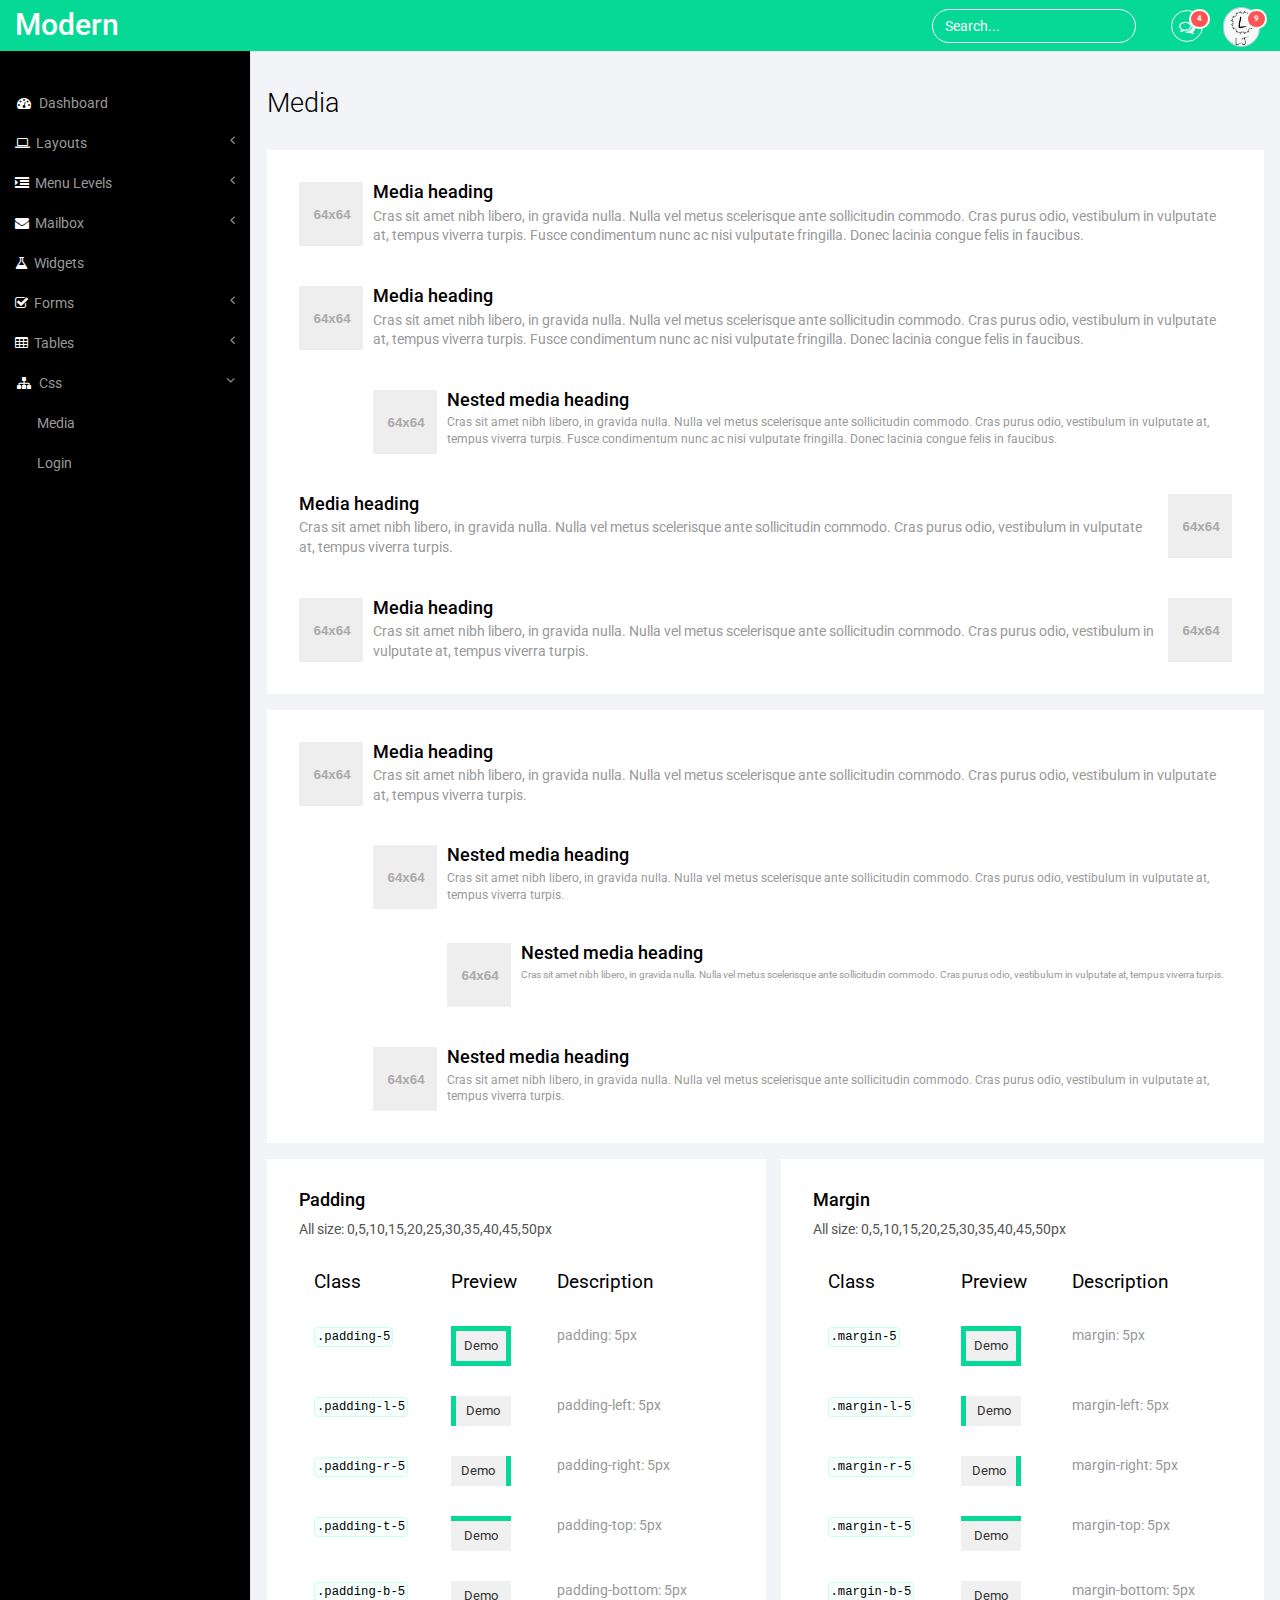
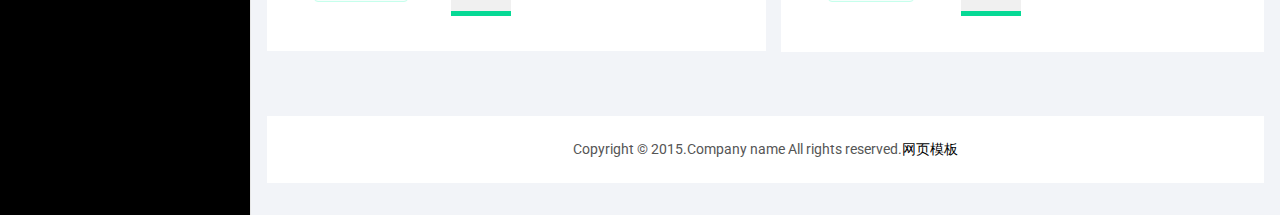
<file: media.html>
<!DOCTYPE HTML>
<html>
<head>
<title>Media</title>
<meta name="viewport" content="width=device-width, initial-scale=1">
<meta http-equiv="Content-Type" content="text/html; charset=utf-8" />
<meta name="keywords" content="Modern Responsive web template, Bootstrap Web Templates, Flat Web Templates, Andriod Compatible web template, 
Smartphone Compatible web template, free webdesigns for Nokia, Samsung, LG, SonyErricsson, Motorola web design" />
<script type="application/x-javascript"> addEventListener("load", function() { setTimeout(hideURLbar, 0); }, false); function hideURLbar(){ window.scrollTo(0,1); } </script>
 <!-- Bootstrap Core CSS -->
<link href="css/bootstrap.min.css" rel='stylesheet' type='text/css' />
<!-- Custom CSS -->
<link href="css/style.css" rel='stylesheet' type='text/css' />
<link href="css/font-awesome.css" rel="stylesheet"> 
<!-- jQuery -->
<script src="js/jquery.min.js"></script>
<!----webfonts--->
<link href='http://fonts.useso.com/css?family=Roboto:400,100,300,500,700,900' rel='stylesheet' type='text/css'>
<!---//webfonts--->  
<!-- Bootstrap Core JavaScript -->
<script src="js/bootstrap.min.js"></script>
</head>
<body>
<div id="wrapper">
     <!-- Navigation -->
        <nav class="top1 navbar navbar-default navbar-static-top" role="navigation" style="margin-bottom: 0">
            <div class="navbar-header">
                <button type="button" class="navbar-toggle" data-toggle="collapse" data-target=".navbar-collapse">
                    <span class="sr-only">Toggle navigation</span>
                    <span class="icon-bar"></span>
                    <span class="icon-bar"></span>
                    <span class="icon-bar"></span>
                </button>
                <a class="navbar-brand" href="index.html">Modern</a>
            </div>
            <!-- /.navbar-header -->
            <ul class="nav navbar-nav navbar-right">
				<li class="dropdown">
	        		<a href="#" class="dropdown-toggle" data-toggle="dropdown" aria-expanded="false"><i class="fa fa-comments-o"></i><span class="badge">4</span></a>
	        		<ul class="dropdown-menu">
						<li class="dropdown-menu-header">
							<strong>Messages</strong>
							<div class="progress thin">
							  <div class="progress-bar progress-bar-success" role="progressbar" aria-valuenow="40" aria-valuemin="0" aria-valuemax="100" style="width: 40%">
							    <span class="sr-only">40% Complete (success)</span>
							  </div>
							</div>
						</li>
						<li class="avatar">
							<a href="#">
								<img src="images/1.png" alt=""/>
								<div>New message</div>
								<small>1 minute ago</small>
								<span class="label label-info">NEW</span>
							</a>
						</li>
						<li class="avatar">
							<a href="#">
								<img src="images/2.png" alt=""/>
								<div>New message</div>
								<small>1 minute ago</small>
								<span class="label label-info">NEW</span>
							</a>
						</li>
						<li class="avatar">
							<a href="#">
								<img src="images/3.png" alt=""/>
								<div>New message</div>
								<small>1 minute ago</small>
							</a>
						</li>
						<li class="avatar">
							<a href="#">
								<img src="images/4.png" alt=""/>
								<div>New message</div>
								<small>1 minute ago</small>
							</a>
						</li>
						<li class="avatar">
							<a href="#">
								<img src="images/5.png" alt=""/>
								<div>New message</div>
								<small>1 minute ago</small>
							</a>
						</li>
						<li class="avatar">
							<a href="#">
								<img src="images/pic1.png" alt=""/>
								<div>New message</div>
								<small>1 minute ago</small>
							</a>
						</li>
						<li class="dropdown-menu-footer text-center">
							<a href="#">View all messages</a>
						</li>	
	        		</ul>
	      		</li>
			    <li class="dropdown">
	        		<a href="#" class="dropdown-toggle avatar" data-toggle="dropdown"><img src="images/1.png" alt=""/><span class="badge">9</span></a>
	        		<ul class="dropdown-menu">
						<li class="dropdown-menu-header text-center">
							<strong>Account</strong>
						</li>
						<li class="m_2"><a href="#"><i class="fa fa-bell-o"></i> Updates <span class="label label-info">42</span></a></li>
						<li class="m_2"><a href="#"><i class="fa fa-envelope-o"></i> Messages <span class="label label-success">42</span></a></li>
						<li class="m_2"><a href="#"><i class="fa fa-tasks"></i> Tasks <span class="label label-danger">42</span></a></li>
						<li><a href="#"><i class="fa fa-comments"></i> Comments <span class="label label-warning">42</span></a></li>
						<li class="dropdown-menu-header text-center">
							<strong>Settings</strong>
						</li>
						<li class="m_2"><a href="#"><i class="fa fa-user"></i> Profile</a></li>
						<li class="m_2"><a href="#"><i class="fa fa-wrench"></i> Settings</a></li>
						<li class="m_2"><a href="#"><i class="fa fa-usd"></i> Payments <span class="label label-default">42</span></a></li>
						<li class="m_2"><a href="#"><i class="fa fa-file"></i> Projects <span class="label label-primary">42</span></a></li>
						<li class="divider"></li>
						<li class="m_2"><a href="#"><i class="fa fa-shield"></i> Lock Profile</a></li>
						<li class="m_2"><a href="#"><i class="fa fa-lock"></i> Logout</a></li>	
	        		</ul>
	      		</li>
			</ul>
			<form class="navbar-form navbar-right">
              <input type="text" class="form-control" value="Search..." onfocus="this.value = '';" onblur="if (this.value == '') {this.value = 'Search...';}">
            </form>
            <div class="navbar-default sidebar" role="navigation">
                <div class="sidebar-nav navbar-collapse">
                    <ul class="nav" id="side-menu">
                        <li>
                            <a href="index.html"><i class="fa fa-dashboard fa-fw nav_icon"></i>Dashboard</a>
                        </li>
                        <li>
                            <a href="#"><i class="fa fa-laptop nav_icon"></i>Layouts<span class="fa arrow"></span></a>
                            <ul class="nav nav-second-level">
                                <li>
                                    <a href="grids.html">Grid System</a>
                                </li>
                            </ul>
                            <!-- /.nav-second-level -->
                        </li>
                        <li>
                            <a href="#"><i class="fa fa-indent nav_icon"></i>Menu Levels<span class="fa arrow"></span></a>
                            <ul class="nav nav-second-level">
                                <li>
                                    <a href="graphs.html">Graphs</a>
                                </li>
                                <li>
                                    <a href="typography.html">Typography</a>
                                </li>
                            </ul>
                            <!-- /.nav-second-level -->
                        </li>
                        <li>
                            <a href="#"><i class="fa fa-envelope nav_icon"></i>Mailbox<span class="fa arrow"></span></a>
                            <ul class="nav nav-second-level">
                                <li>
                                    <a href="inbox.html">Inbox</a>
                                </li>
                                <li>
                                    <a href="compose.html">Compose email</a>
                                </li>
                            </ul>
                            <!-- /.nav-second-level -->
                        </li>
                        <li>
                            <a href="widgets.html"><i class="fa fa-flask nav_icon"></i>Widgets</a>
                        </li>
                         <li>
                            <a href="#"><i class="fa fa-check-square-o nav_icon"></i>Forms<span class="fa arrow"></span></a>
                            <ul class="nav nav-second-level">
                                <li>
                                    <a href="forms.html">Basic Forms</a>
                                </li>
                                <li>
                                    <a href="validation.html">Validation</a>
                                </li>
                            </ul>
                            <!-- /.nav-second-level -->
                        </li>
                        <li>
                            <a href="#"><i class="fa fa-table nav_icon"></i>Tables<span class="fa arrow"></span></a>
                            <ul class="nav nav-second-level">
                                <li>
                                    <a href="basic_tables.html">Basic Tables</a>
                                </li>
                            </ul>
                            <!-- /.nav-second-level -->
                        </li>
                        <li>
                            <a href="#"><i class="fa fa-sitemap fa-fw nav_icon"></i>Css<span class="fa arrow"></span></a>
                            <ul class="nav nav-second-level">
                                <li>
                                    <a href="media.html">Media</a>
                                </li>
                                <li>
                                    <a href="login.html">Login</a>
                                </li>
                            </ul>
                            <!-- /.nav-second-level -->
                        </li>
                    </ul>
                </div>
                <!-- /.sidebar-collapse -->
            </div>
            <!-- /.navbar-static-side -->
        </nav>
        <div id="page-wrapper">
        <div class="graphs">
	   <div class="widget_head">Media</div>
		   <div class="bs-example5" data-example-id="default-media">
			<div class="media">
			  <div class="media-left">
			    <a href="#">
			      <img class="media-object" data-src="holder.js/64x64" alt="64x64" src="[data-uri]" data-holder-rendered="true" style="width: 64px; height: 64px;">
			    </a>
			  </div>
			  <div class="media-body">
			    <h4 class="media-heading">Media heading</h4>
			    Cras sit amet nibh libero, in gravida nulla. Nulla vel metus scelerisque ante sollicitudin commodo. Cras purus odio, vestibulum in vulputate at, tempus viverra turpis. Fusce condimentum nunc ac nisi vulputate fringilla. Donec lacinia congue felis in faucibus.
			  </div>
			  <div class="clearfix"> </div>
			</div>
			<div class="media">
			  <div class="media-left">
			    <a href="#">
			      <img class="media-object" data-src="holder.js/64x64" alt="64x64" src="[data-uri]" data-holder-rendered="true" style="width: 64px; height: 64px;">
			    </a>
			  </div>
			  <div class="media-body">
			    <h4 class="media-heading">Media heading</h4>
			    Cras sit amet nibh libero, in gravida nulla. Nulla vel metus scelerisque ante sollicitudin commodo. Cras purus odio, vestibulum in vulputate at, tempus viverra turpis. Fusce condimentum nunc ac nisi vulputate fringilla. Donec lacinia congue felis in faucibus.
			    <div class="media">
			      <div class="media-left">
			        <a href="#">
			          <img class="media-object" data-src="holder.js/64x64" alt="64x64" src="[data-uri]" data-holder-rendered="true" style="width: 64px; height: 64px;">
			        </a>
			      </div>
			      <div class="media-body">
			        <h4 class="media-heading">Nested media heading</h4>
			        Cras sit amet nibh libero, in gravida nulla. Nulla vel metus scelerisque ante sollicitudin commodo. Cras purus odio, vestibulum in vulputate at, tempus viverra turpis. Fusce condimentum nunc ac nisi vulputate fringilla. Donec lacinia congue felis in faucibus.
			      </div>
			    </div>
			  </div>
			</div>
			<div class="media">
			  <div class="media-body">
			    <h4 class="media-heading">Media heading</h4>
			    Cras sit amet nibh libero, in gravida nulla. Nulla vel metus scelerisque ante sollicitudin commodo. Cras purus odio, vestibulum in vulputate at, tempus viverra turpis.
			  </div>
			  <div class="media-right">
			    <a href="#">
			      <img class="media-object" data-src="holder.js/64x64" alt="64x64" src="[data-uri]" data-holder-rendered="true" style="width: 64px; height: 64px;">
			    </a>
			  </div>
			  <div class="clearfix"> </div>
			</div>
			<div class="media">
			  <div class="media-left">
			    <a href="#">
			      <img class="media-object" data-src="holder.js/64x64" alt="64x64" src="[data-uri]" data-holder-rendered="true" style="width: 64px; height: 64px;">
			    </a>
			  </div>
			  <div class="media-body">
			    <h4 class="media-heading">Media heading</h4>
			    Cras sit amet nibh libero, in gravida nulla. Nulla vel metus scelerisque ante sollicitudin commodo. Cras purus odio, vestibulum in vulputate at, tempus viverra turpis.
			  </div>
			  <div class="media-right">
			    <a href="#">
			      <img class="media-object" data-src="holder.js/64x64" alt="64x64" src="[data-uri]" data-holder-rendered="true" style="width: 64px; height: 64px;">
			    </a>
			  </div>
			</div>
			  </div>
			   <div class="bs-example5 example_6" data-example-id="media-list">
			<ul class="media-list">
			  <li class="media">
			    <div class="media-left">
			      <a href="#">
			        <img class="media-object" data-src="holder.js/64x64" alt="64x64" src="[data-uri]" data-holder-rendered="true" style="width: 64px; height: 64px;">
			      </a>
			    </div>
			    <div class="media-body">
			      <h4 class="media-heading">Media heading</h4>
			      <p>Cras sit amet nibh libero, in gravida nulla. Nulla vel metus scelerisque ante sollicitudin commodo. Cras purus odio, vestibulum in vulputate at, tempus viverra turpis.</p>
			      <!-- Nested media object -->
			      <div class="media">
			        <div class="media-left">
			          <a href="#">
			            <img class="media-object" data-src="holder.js/64x64" alt="64x64" src="[data-uri]" data-holder-rendered="true" style="width: 64px; height: 64px;">
			          </a>
			        </div>
			        <div class="media-body">
			          <h4 class="media-heading">Nested media heading</h4>
			          Cras sit amet nibh libero, in gravida nulla. Nulla vel metus scelerisque ante sollicitudin commodo. Cras purus odio, vestibulum in vulputate at, tempus viverra turpis.
			          <!-- Nested media object -->
			          <div class="media">
			            <div class="media-left">
			              <a href="#">
			                <img class="media-object" data-src="holder.js/64x64" alt="64x64" src="[data-uri]" data-holder-rendered="true" style="width: 64px; height: 64px;">
			              </a>
			            </div>
			            <div class="media-body">
			              <h4 class="media-heading">Nested media heading</h4>
			              Cras sit amet nibh libero, in gravida nulla. Nulla vel metus scelerisque ante sollicitudin commodo. Cras purus odio, vestibulum in vulputate at, tempus viverra turpis.
			            </div>
			          </div>
			        </div>
			      </div>
			      <!-- Nested media object -->
			      <div class="media">
			        <div class="media-left">
			          <a href="#">
			            <img class="media-object" data-src="holder.js/64x64" alt="64x64" src="[data-uri]" data-holder-rendered="true" style="width: 64px; height: 64px;">
			          </a>
			        </div>
			        <div class="media-body">
			          <h4 class="media-heading">Nested media heading</h4>
			          Cras sit amet nibh libero, in gravida nulla. Nulla vel metus scelerisque ante sollicitudin commodo. Cras purus odio, vestibulum in vulputate at, tempus viverra turpis.
			        </div>
			      </div>
			    </div>
			  </li>
			</ul>
			  </div>
	    <div class="media_1">
	      <div class="col-md-6 media_1-left">
           <div class="panel_2">
             <h3>Padding</h3>
             <p>All size: 0,5,10,15,20,25,30,35,40,45,50px</p>
              <table class="table table-hover">
                <thead>
                  <tr>
                    <td class="head">Class</td>
                    <td class="head">Preview</td>
                    <td class="head">Description</td>
                  </tr>
                </thead>
                <tbody>
                  <tr>
                    <td><code>.padding-5</code></td>
                    <td>
                      <div class="demolayout padding-5">
                        <div class="demobox">Demo</div>
                      </div>
                    </td>
                    <td>padding: 5px</td>
                  </tr>
                  <tr>
                    <td><code>.padding-l-5</code></td>
                    <td>
                      <div class="demolayout padding-l-5">
                        <div class="demobox">Demo</div>
                      </div>
                    </td>
                    <td>padding-left: 5px</td>
                  </tr>
                  <tr>
                    <td><code>.padding-r-5</code></td>
                    <td>
                      <div class="demolayout padding-r-5">
                        <div class="demobox">Demo</div>
                      </div>
                    </td>
                    <td>padding-right: 5px</td>
                  </tr>
                  <tr>
                    <td><code>.padding-t-5</code></td>
                    <td>
                      <div class="demolayout padding-t-5">
                        <div class="demobox">Demo</div>
                      </div>
                    </td>
                    <td>padding-top: 5px</td>
                  </tr>
                  <tr>
                    <td><code>.padding-b-5</code></td>
                    <td>
                      <div class="demolayout padding-b-5">
                        <div class="demobox">Demo</div>
                      </div>
                    </td>
                    <td>padding-bottom: 5px</td>
                  </tr>
                </tbody>
              </table>
           </div>
       </div>
       <div class="col-md-6 media_1-right">
           <div class="panel_2 panel_3">
             <h3>Margin</h3>
             <p>All size: 0,5,10,15,20,25,30,35,40,45,50px</p>
              <table class="table table-hover">
                <thead>
                  <tr>
                    <td class="head">Class</td>
                    <td class="head">Preview</td>
                    <td class="head">Description</td>
                  </tr>
                </thead>
                <tbody>
                  <tr>
                    <td><code>.margin-5</code></td>
                    <td>
                      <div class="demolayout padding-5">
                        <div class="demobox">Demo</div>
                      </div>
                    </td>
                    <td>margin: 5px</td>
                  </tr>
                  <tr>
                    <td><code>.margin-l-5</code></td>
                    <td>
                      <div class="demolayout padding-l-5">
                        <div class="demobox">Demo</div>
                      </div>
                    </td>
                    <td>margin-left: 5px</td>
                  </tr>
                  <tr>
                    <td><code>.margin-r-5</code></td>
                    <td>
                      <div class="demolayout padding-r-5">
                        <div class="demobox">Demo</div>
                      </div>
                    </td>
                    <td>margin-right: 5px</td>
                  </tr>
                  <tr>
                    <td><code>.margin-t-5</code></td>
                    <td>
                      <div class="demolayout padding-t-5">
                        <div class="demobox">Demo</div>
                      </div>
                    </td>
                    <td>margin-top: 5px</td>
                  </tr>
                  <tr>
                    <td><code>.margin-b-5</code></td>
                    <td>
                      <div class="demolayout padding-b-5">
                        <div class="demobox">Demo</div>
                      </div>
                    </td>
                    <td>margin-bottom: 5px</td>
                  </tr>
                </tbody>
              </table>
           </div>
       </div>
       <div class="clearfix"> </div>
	    </div>   
	    <div class="copy_layout">
         <p>Copyright &copy; 2015.Company name All rights reserved.<a target="_blank" href="http://www.smallseashell.com/">&#x7F51;&#x9875;&#x6A21;&#x677F;</a></p>
        </div>	
    </div>
      </div>
      <!-- /#page-wrapper -->
   </div>
    <!-- /#wrapper -->
<!-- Nav CSS -->
<link href="css/custom.css" rel="stylesheet">
<!-- Metis Menu Plugin JavaScript -->
<script src="js/metisMenu.min.js"></script>
<script src="js/custom.js"></script>
</body>
</html>
</file>
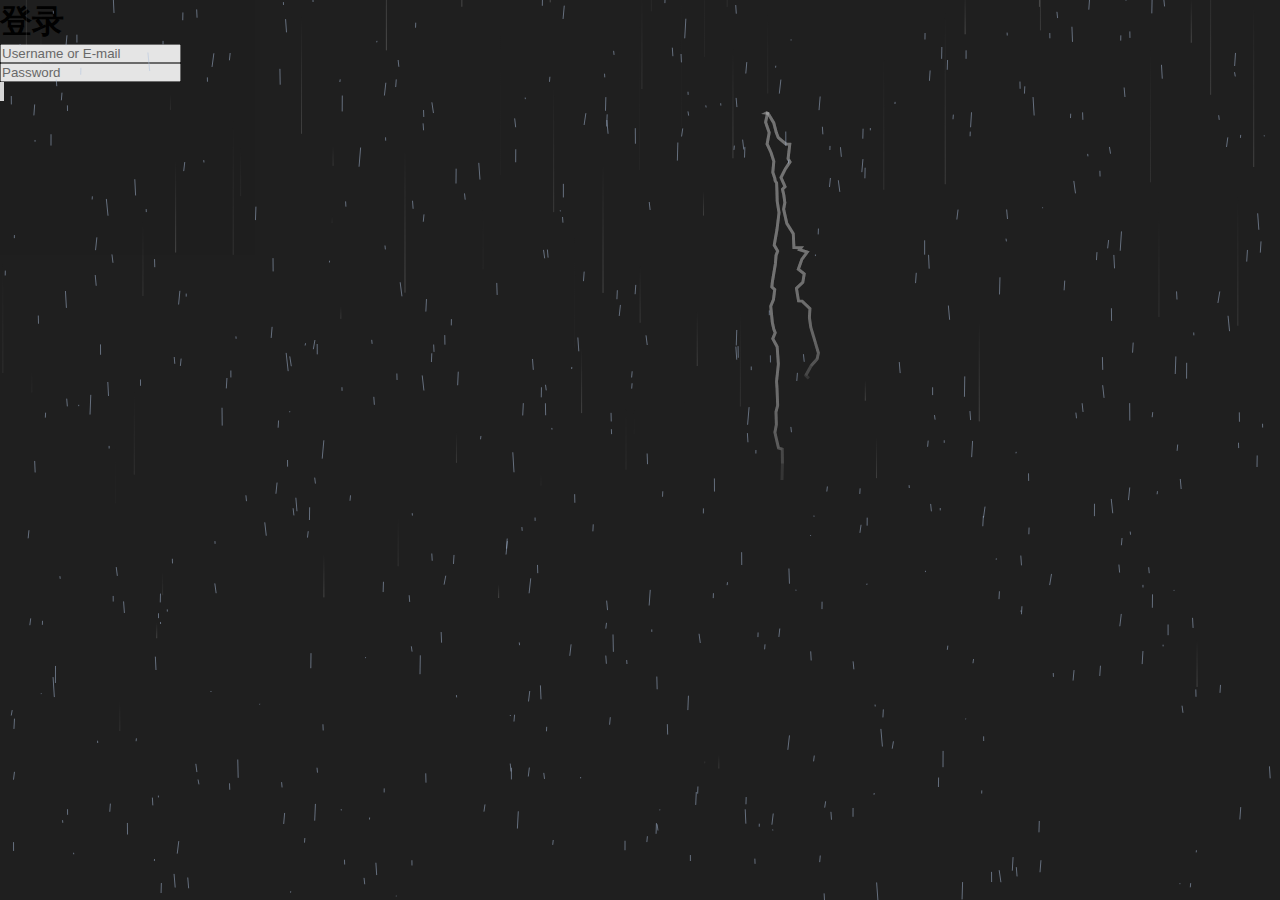
<file: newFile.html>
<!DOCTYPE html>
<html>
<head>
<meta charset="UTF-8">
<title>Insert title here</title>
<meta name="viewport" content="width=device-width, initial-scale=1">
<meta http-equiv="Content-Type" content="text/html; charset=utf-8" />
<meta name="keywords" content="Transparent Login Form Responsive Widget,Login form widgets, Sign up Web forms , Login signup Responsive web form,Flat Pricing table,Flat Drop downs,Registration Forms,News letter Forms,Elements" />
<link href="css/style.css" rel="stylesheet" type="text/css" media="all"/>
<link rel="stylesheet" type="text/css" href="css/newFile.css">
</head>
<body>
	<div class="header-w3l">
		<h1> 登录</h1>
	</div>
	<div class="main-content-agile">
		<div class="sub-main-w3">	
			<input placeholder="Username or E-mail" name="username" class="user" type="text" required=""><br>
			<input  placeholder="Password" name="password" class="pass" type="password" required=""><br>
			<input type="button" value="" class="btn-block">
			<!-- <button class="btn btn-theme btn-block"><i class="fa fa-lock"></i> 注册</button> -->
		</div>
	</div>
	<canvas id="canvas1"></canvas>
	<canvas id="canvas2"></canvas>
	<canvas id="canvas3"></canvas>
	<script type="text/javascript" src="js/jquery-2.2.4.min.js"></script>
	<script src="js/newFile.js"></script>
	<script src="js/common.js"></script>
	<script type="text/javascript">
		$(function(){
			$('body').on('click', '.btn-block', function(){
				var oData = {
					username: $("input[name='username']").val(),
					password: $("input[name='password']").val()
				}
				common.ajax('/lee/usertable/login', 'POST', oData, function(res){
					console.log(res);
					 if(res.success){
               		 window.location.href = '';
             		 }
				});
			});
		});
	</script>
</body>
</html>
</file>
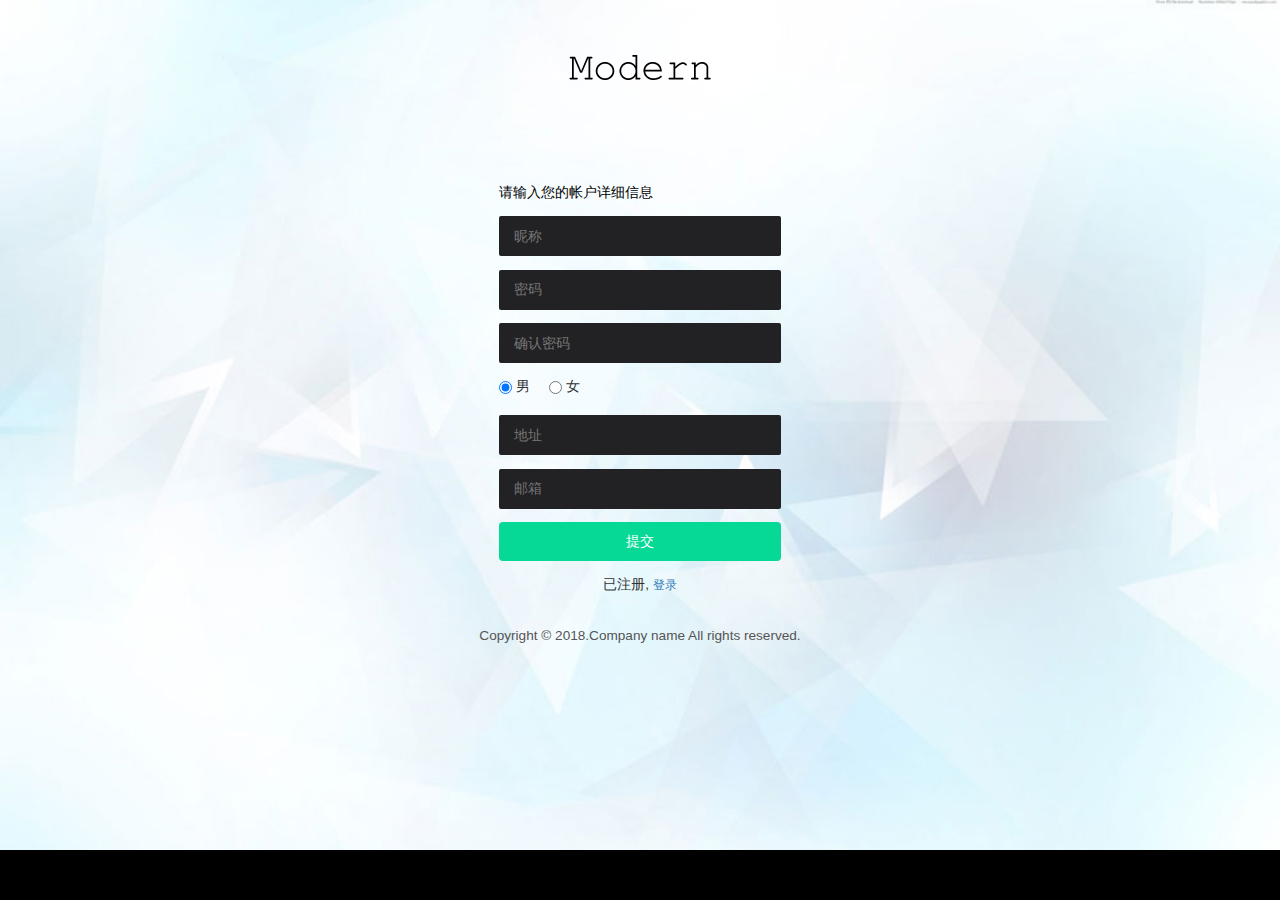
<file: register.html>
<!DOCTYPE HTML>
<html>
<head>
<title>我们</title>
<meta name="viewport" content="width=device-width, initial-scale=1">
<meta http-equiv="Content-Type" content="text/html; charset=utf-8" />
<meta name="keywords" content="Modern Responsive web template, Bootstrap Web Templates, Flat Web Templates, Andriod Compatible web template, 
Smartphone Compatible web template, free webdesigns for Nokia, Samsung, LG, SonyErricsson, Motorola web design" />
<script type="application/x-javascript"> addEventListener("load", function() { setTimeout(hideURLbar, 0); }, false); function hideURLbar(){ window.scrollTo(0,1); } </script>
 <!-- Bootstrap Core CSS -->
<link href="css/bootstrap.min.css" rel='stylesheet' type='text/css' />
<!-- Custom CSS -->
<link href="css/style.css" rel='stylesheet' type='text/css' />
<link href="css/font-awesome.css" rel="stylesheet"> 
<!-- jQuery -->
<script src="js/jquery.min.js"></script>
<!---//webfonts--->  
<!-- Bootstrap Core JavaScript -->
<script src="js/bootstrap.min.js"></script>
</head>
<body id="login">
  <div class="login-logo">
    <img src="images/logo.png" alt=""/>
  </div>
  <!-- <h2 class="form-heading">Register</h2> -->
  <form class="form-signin app-cam" action="index.html">
      <p>请输入您的帐户详细信息</p>
      <input type="text" class="form-control1" name="username" placeholder="昵称" autofocus="">
      <input type="password" class="form-control1" name="password" placeholder="密码">
      <input type="password" class="form-control1" name="twopassword" placeholder="确认密码">
     <!--  <input type="text" class="form-control1" placeholder="城市/县" autofocus=""> -->
      <div class="radios">
        <label for="radio-01" class="label_radio">
            <input type="radio" name="sex" checked="" value="1"> 男
        </label>
        <label for="radio-02" class="label_radio">
            <input type="radio" name="sex" value="2"> 女
        </label>
	  </div>
	  <p>  </p>
     <!--  <input type="text" class="form-control1" placeholder="姓名" autofocus=""> -->
      <input type="text" class="form-control1" name="address" placeholder="地址" autofocus="">
      <input type="text" class="form-control1" name="email" placeholder="邮箱" autofocus="">
    <!--   <label class="checkbox-custom check-success">
          <input type="checkbox" value="agree this condition" id="checkbox1"> <label for="checkbox1">我同意服务条款和隐私政策。</label>
      </label> -->
      <input type="button" value="提交" class="btn btn-lg btn-success1 btn-block">
    <!--   <button class="btn btn-lg btn-success1 btn-block" type="button"></button> -->
      <div class="registration">
        已注册,
          <a class="" href="login.html">
            登录
          </a>
      </div>
  </form>
   <div class="copy_layout login register">
      <p>Copyright &copy; 2018.Company name All rights reserved.</a></p>
   </div>
   <script src="js/common.js"></script>
  <script type="text/javascript">
    $(function(){
      $('body').on('click', '.btn-block', function(){
        var oData = {
          username: $("input[name='username']").val(),
          password: $("input[name='password']").val(),
          twopassword: $("input[name='twopassword']").val(),
          sex: $("input[name='sex']").val(),
          address: $("input[name='address']").val(),
          email: $("input[name='email']").val()
        }
        common.ajax('/lee/usertable/register', 'POST', oData, function(res){
          console.log(res);
           if(res.success){
            window.location.href = 'login.html';
            }else{
             alert(res.message);
           }
        });
      });
    });
  </script>
</body>
</html>
</file>
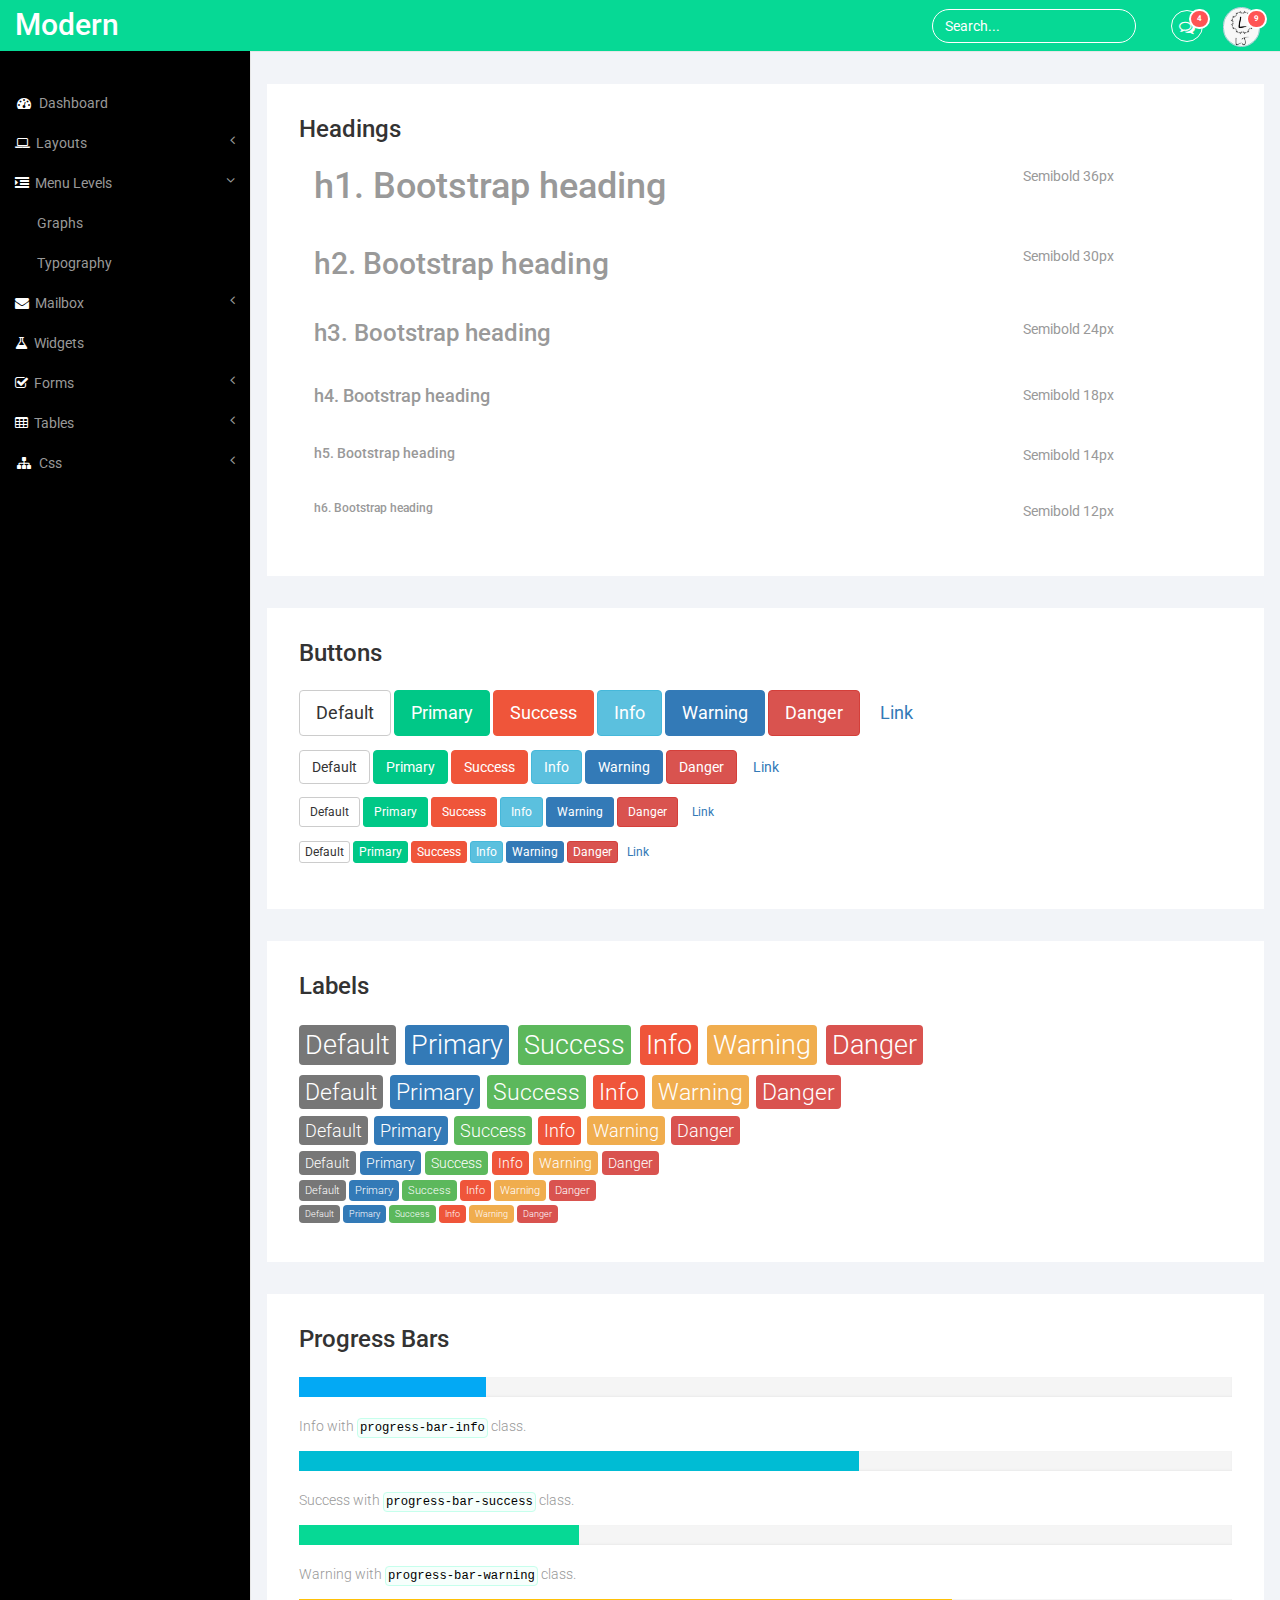
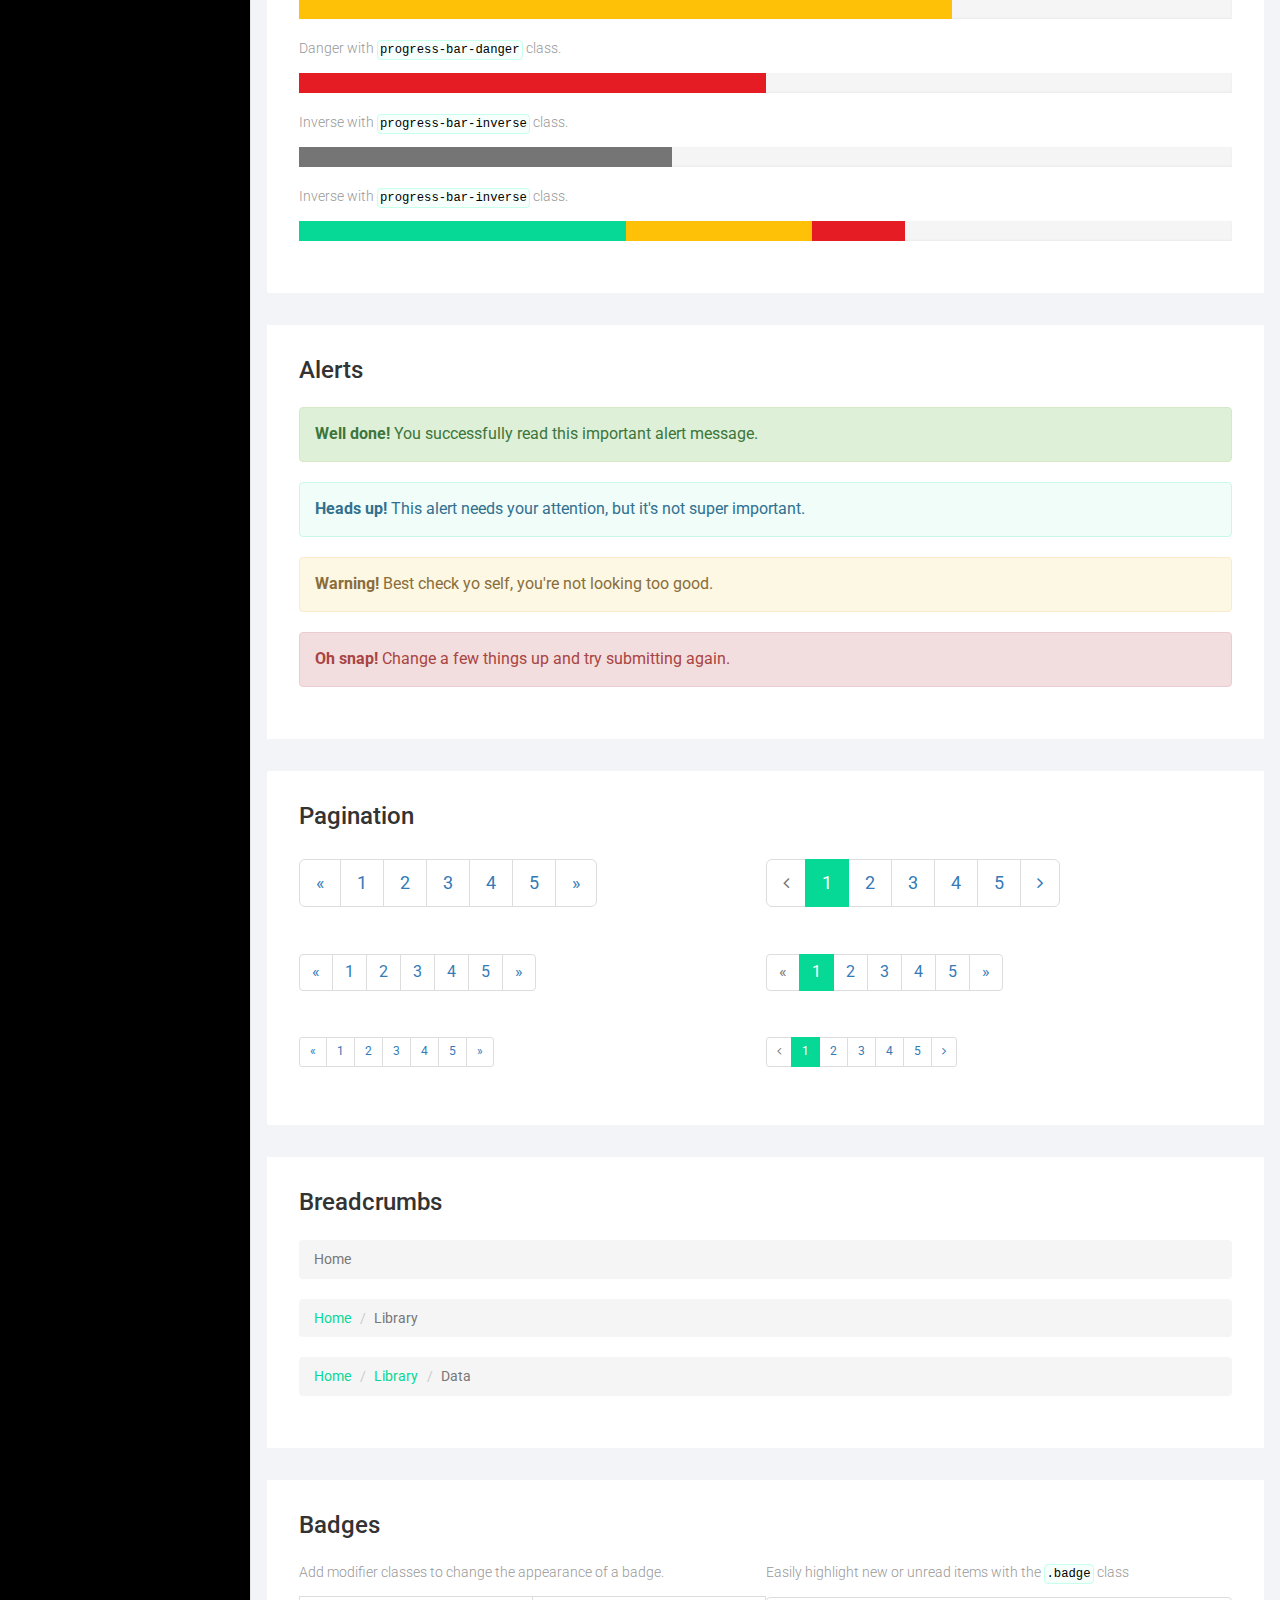
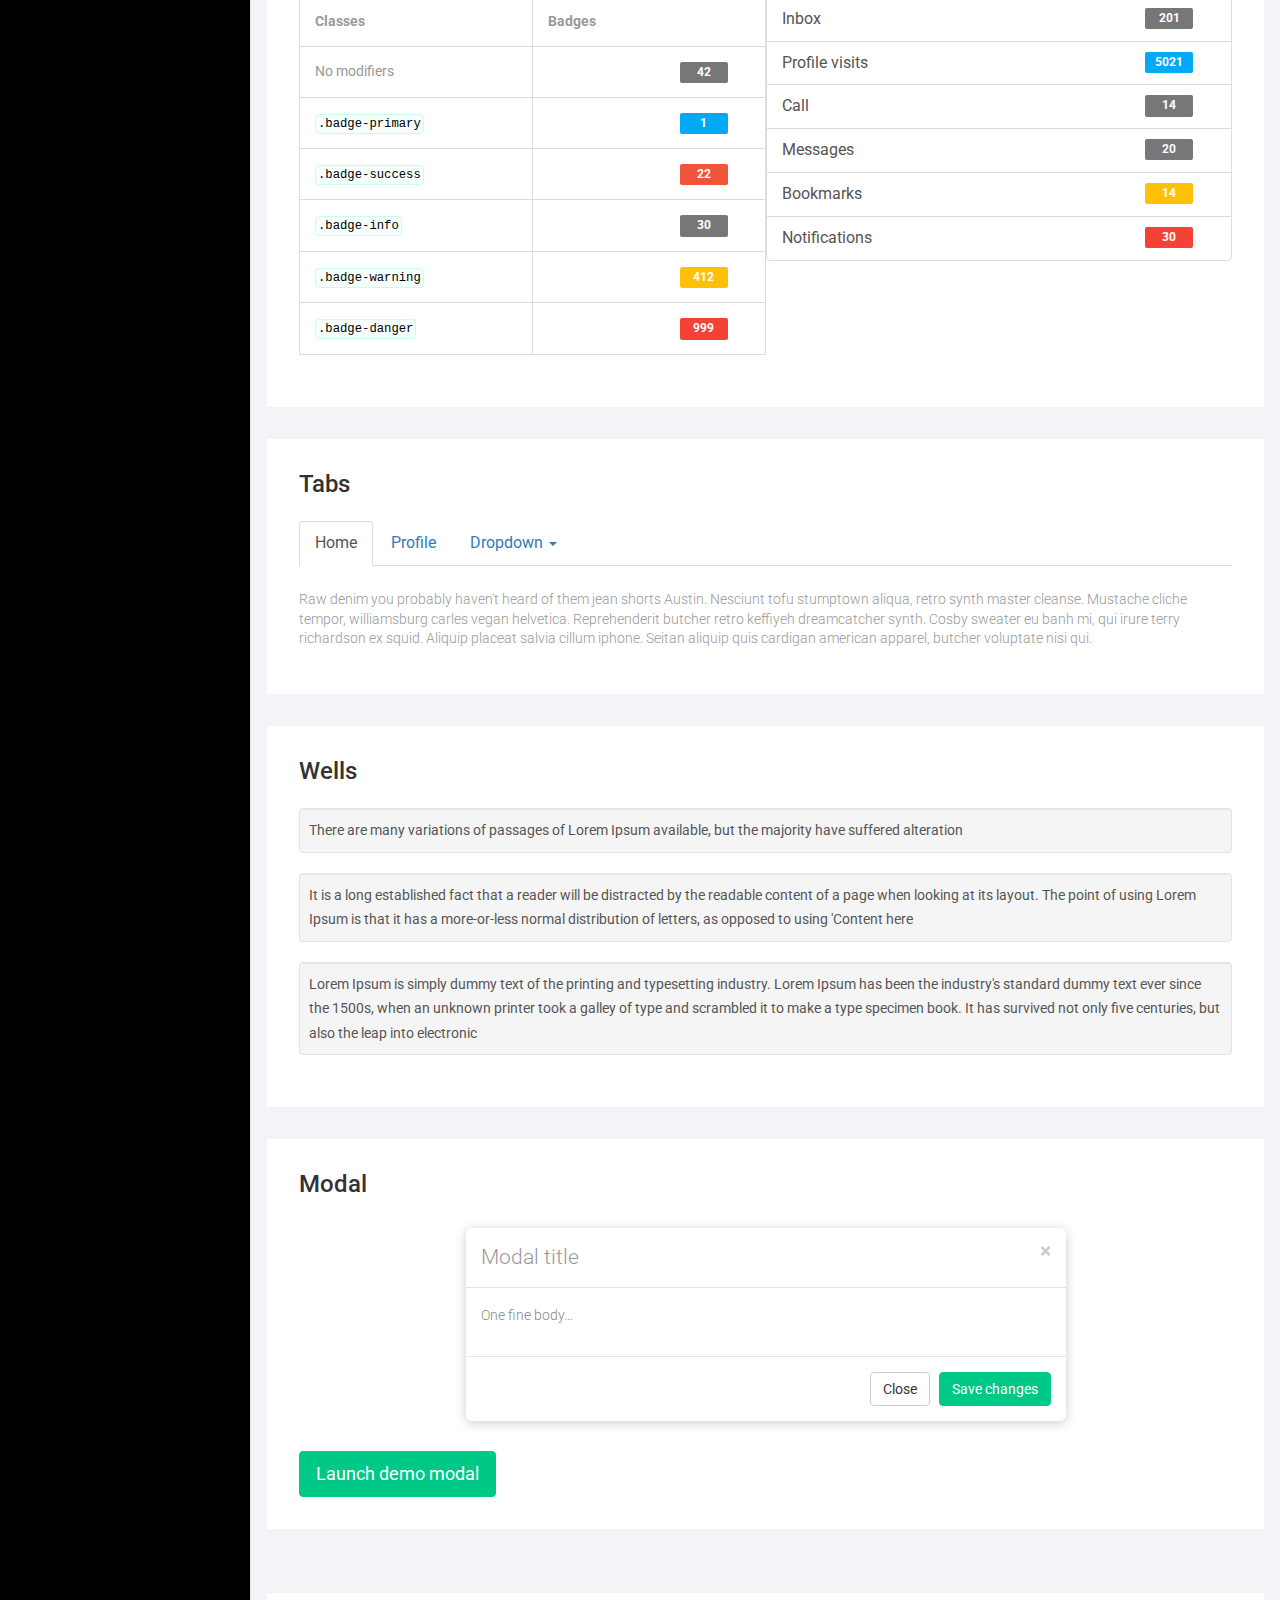
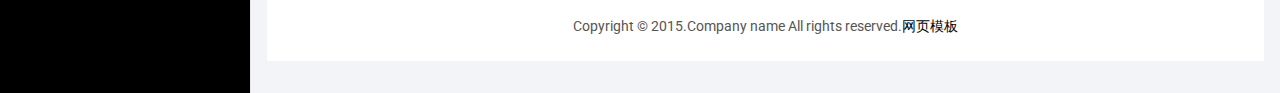
<file: typography.html>
<!DOCTYPE HTML>
<html>
<head>
<title>Typography</title>
<meta name="viewport" content="width=device-width, initial-scale=1">
<meta http-equiv="Content-Type" content="text/html; charset=utf-8" />
<meta name="keywords" content="Modern Responsive web template, Bootstrap Web Templates, Flat Web Templates, Andriod Compatible web template, 
Smartphone Compatible web template, free webdesigns for Nokia, Samsung, LG, SonyErricsson, Motorola web design" />
<script type="application/x-javascript"> addEventListener("load", function() { setTimeout(hideURLbar, 0); }, false); function hideURLbar(){ window.scrollTo(0,1); } </script>
 <!-- Bootstrap Core CSS -->
<link href="css/bootstrap.min.css" rel='stylesheet' type='text/css' />
<!-- Custom CSS -->
<link href="css/style.css" rel='stylesheet' type='text/css' />
<link href="css/font-awesome.css" rel="stylesheet"> 
<!-- jQuery -->
<script src="js/jquery.min.js"></script>
<!----webfonts--->
<link href='http://fonts.useso.com/css?family=Roboto:400,100,300,500,700,900' rel='stylesheet' type='text/css'>
<!---//webfonts--->  
<!-- Bootstrap Core JavaScript -->
<script src="js/bootstrap.min.js"></script>
</head>
<body>
<div id="wrapper">
     <!-- Navigation -->
        <nav class="top1 navbar navbar-default navbar-static-top" role="navigation" style="margin-bottom: 0">
            <div class="navbar-header">
                <button type="button" class="navbar-toggle" data-toggle="collapse" data-target=".navbar-collapse">
                    <span class="sr-only">Toggle navigation</span>
                    <span class="icon-bar"></span>
                    <span class="icon-bar"></span>
                    <span class="icon-bar"></span>
                </button>
                <a class="navbar-brand" href="index.html">Modern</a>
            </div>
            <!-- /.navbar-header -->
            <ul class="nav navbar-nav navbar-right">
				<li class="dropdown">
	        		<a href="#" class="dropdown-toggle" data-toggle="dropdown" aria-expanded="false"><i class="fa fa-comments-o"></i><span class="badge">4</span></a>
	        		<ul class="dropdown-menu">
						<li class="dropdown-menu-header">
							<strong>Messages</strong>
							<div class="progress thin">
							  <div class="progress-bar progress-bar-success" role="progressbar" aria-valuenow="40" aria-valuemin="0" aria-valuemax="100" style="width: 40%">
							    <span class="sr-only">40% Complete (success)</span>
							  </div>
							</div>
						</li>
						<li class="avatar">
							<a href="#">
								<img src="images/1.png" alt=""/>
								<div>New message</div>
								<small>1 minute ago</small>
								<span class="label label-info">NEW</span>
							</a>
						</li>
						<li class="avatar">
							<a href="#">
								<img src="images/2.png" alt=""/>
								<div>New message</div>
								<small>1 minute ago</small>
								<span class="label label-info">NEW</span>
							</a>
						</li>
						<li class="avatar">
							<a href="#">
								<img src="images/3.png" alt=""/>
								<div>New message</div>
								<small>1 minute ago</small>
							</a>
						</li>
						<li class="avatar">
							<a href="#">
								<img src="images/4.png" alt=""/>
								<div>New message</div>
								<small>1 minute ago</small>
							</a>
						</li>
						<li class="avatar">
							<a href="#">
								<img src="images/5.png" alt=""/>
								<div>New message</div>
								<small>1 minute ago</small>
							</a>
						</li>
						<li class="avatar">
							<a href="#">
								<img src="images/pic1.png" alt=""/>
								<div>New message</div>
								<small>1 minute ago</small>
							</a>
						</li>
						<li class="dropdown-menu-footer text-center">
							<a href="#">View all messages</a>
						</li>	
	        		</ul>
	      		</li>
			    <li class="dropdown">
	        		<a href="#" class="dropdown-toggle avatar" data-toggle="dropdown"><img src="images/1.png" alt=""/><span class="badge">9</span></a>
	        		<ul class="dropdown-menu">
						<li class="dropdown-menu-header text-center">
							<strong>Account</strong>
						</li>
						<li class="m_2"><a href="#"><i class="fa fa-bell-o"></i> Updates <span class="label label-info">42</span></a></li>
						<li class="m_2"><a href="#"><i class="fa fa-envelope-o"></i> Messages <span class="label label-success">42</span></a></li>
						<li class="m_2"><a href="#"><i class="fa fa-tasks"></i> Tasks <span class="label label-danger">42</span></a></li>
						<li><a href="#"><i class="fa fa-comments"></i> Comments <span class="label label-warning">42</span></a></li>
						<li class="dropdown-menu-header text-center">
							<strong>Settings</strong>
						</li>
						<li class="m_2"><a href="#"><i class="fa fa-user"></i> Profile</a></li>
						<li class="m_2"><a href="#"><i class="fa fa-wrench"></i> Settings</a></li>
						<li class="m_2"><a href="#"><i class="fa fa-usd"></i> Payments <span class="label label-default">42</span></a></li>
						<li class="m_2"><a href="#"><i class="fa fa-file"></i> Projects <span class="label label-primary">42</span></a></li>
						<li class="divider"></li>
						<li class="m_2"><a href="#"><i class="fa fa-shield"></i> Lock Profile</a></li>
						<li class="m_2"><a href="#"><i class="fa fa-lock"></i> Logout</a></li>	
	        		</ul>
	      		</li>
			</ul>
			<form class="navbar-form navbar-right">
              <input type="text" class="form-control" value="Search..." onfocus="this.value = '';" onblur="if (this.value == '') {this.value = 'Search...';}">
            </form>
            <div class="navbar-default sidebar" role="navigation">
                <div class="sidebar-nav navbar-collapse">
                    <ul class="nav" id="side-menu">
                        <li>
                            <a href="index.html"><i class="fa fa-dashboard fa-fw nav_icon"></i>Dashboard</a>
                        </li>
                        <li>
                            <a href="#"><i class="fa fa-laptop nav_icon"></i>Layouts<span class="fa arrow"></span></a>
                            <ul class="nav nav-second-level">
                                <li>
                                    <a href="grids.html">Grid System</a>
                                </li>
                            </ul>
                            <!-- /.nav-second-level -->
                        </li>
                        <li>
                            <a href="#"><i class="fa fa-indent nav_icon"></i>Menu Levels<span class="fa arrow"></span></a>
                            <ul class="nav nav-second-level">
                                <li>
                                    <a href="graphs.html">Graphs</a>
                                </li>
                                <li>
                                    <a href="typography.html">Typography</a>
                                </li>
                            </ul>
                            <!-- /.nav-second-level -->
                        </li>
                        <li>
                            <a href="#"><i class="fa fa-envelope nav_icon"></i>Mailbox<span class="fa arrow"></span></a>
                            <ul class="nav nav-second-level">
                                <li>
                                    <a href="inbox.html">Inbox</a>
                                </li>
                                <li>
                                    <a href="compose.html">Compose email</a>
                                </li>
                            </ul>
                            <!-- /.nav-second-level -->
                        </li>
                        <li>
                            <a href="widgets.html"><i class="fa fa-flask nav_icon"></i>Widgets</a>
                        </li>
                         <li>
                            <a href="#"><i class="fa fa-check-square-o nav_icon"></i>Forms<span class="fa arrow"></span></a>
                            <ul class="nav nav-second-level">
                                <li>
                                    <a href="forms.html">Basic Forms</a>
                                </li>
                                <li>
                                    <a href="validation.html">Validation</a>
                                </li>
                            </ul>
                            <!-- /.nav-second-level -->
                        </li>
                        <li>
                            <a href="#"><i class="fa fa-table nav_icon"></i>Tables<span class="fa arrow"></span></a>
                            <ul class="nav nav-second-level">
                                <li>
                                    <a href="basic_tables.html">Basic Tables</a>
                                </li>
                            </ul>
                            <!-- /.nav-second-level -->
                        </li>
                        <li>
                            <a href="#"><i class="fa fa-sitemap fa-fw nav_icon"></i>Css<span class="fa arrow"></span></a>
                            <ul class="nav nav-second-level">
                                <li>
                                    <a href="media.html">Media</a>
                                </li>
                                <li>
                                    <a href="login.html">Login</a>
                                </li>
                            </ul>
                            <!-- /.nav-second-level -->
                        </li>
                    </ul>
                </div>
                <!-- /.sidebar-collapse -->
            </div>
            <!-- /.navbar-static-side -->
        </nav>
        <div id="page-wrapper">
        <div class="graphs">
  <div class="grid_3 grid_4">
  <h3>Headings</h3>
  <div class="bs-example">
    <table class="table">
      <tbody>
        <tr>
          <td><h1 id="h1">h1. Bootstrap heading<a class="anchorjs-link" href="#h1.-bootstrap-heading"><span class="anchorjs-icon"></span></a></h1></td>
          <td class="type-info">Semibold 36px</td>
        </tr>
        <tr>
          <td><h2 id="h2">h2. Bootstrap heading<a class="anchorjs-link" href="#h2.-bootstrap-heading"><span class="anchorjs-icon"></span></a></h2></td>
          <td class="type-info">Semibold 30px</td>
        </tr>
        <tr>
          <td><h3 id="h3">h3. Bootstrap heading<a class="anchorjs-link" href="#h3.-bootstrap-heading"><span class="anchorjs-icon"></span></a></h3></td>
          <td class="type-info">Semibold 24px</td>
        </tr>
        <tr>
          <td><h4 id="h4">h4. Bootstrap heading<a class="anchorjs-link" href="#h4.-bootstrap-heading"><span class="anchorjs-icon"></span></a></h4></td>
          <td class="type-info">Semibold 18px</td>
        </tr>
        <tr>
          <td><h5 id="h5.-bootstrap-heading">h5. Bootstrap heading<a class="anchorjs-link" href="#h5.-bootstrap-heading"><span class="anchorjs-icon"></span></a></h5></td>
          <td class="type-info">Semibold 14px</td>
        </tr>
        <tr>
          <td><h6>h6. Bootstrap heading</h6></td>
          <td class="type-info">Semibold 12px</td>
        </tr>
      </tbody>
    </table>
    </div>
  </div>
  <div class="grid_3 grid_5">
  	<h3>Buttons</h3>
  	 <div class="but_list">
      <p>
        <button type="button" class="btn btn_5 btn-lg btn-default">Default</button>
        <button type="button" class="btn btn_5 btn-lg btn-primary">Primary</button>
        <button type="button" class="btn btn_5 btn-lg btn-success warning_1">Success</button>
        <button type="button" class="btn btn_5 btn-lg btn-info">Info</button>
        <button type="button" class="btn btn_5 btn-lg btn-warning warning_11">Warning</button>
        <button type="button" class="btn btn_5 btn-lg btn-danger">Danger</button>
        <button type="button" class="btn btn_5 btn-lg btn-link">Link</button>
      </p>
      <p>
        <button type="button" class="btn btn-default">Default</button>
        <button type="button" class="btn btn-primary">Primary</button>
        <button type="button" class="btn btn-success warning_2">Success</button>
        <button type="button" class="btn btn-info">Info</button>
        <button type="button" class="btn btn-warning warning_22">Warning</button>
        <button type="button" class="btn btn-danger">Danger</button>
        <button type="button" class="btn btn-link">Link</button>
      </p>
      <p>
        <button type="button" class="btn btn-sm btn-default">Default</button>
        <button type="button" class="btn btn-sm btn-primary">Primary</button>
        <button type="button" class="btn btn-sm btn-success warning_3">Success</button>
        <button type="button" class="btn btn-sm btn-info">Info</button>
        <button type="button" class="btn btn-sm btn-warning warning_33">Warning</button>
        <button type="button" class="btn btn-sm btn-danger">Danger</button>
        <button type="button" class="btn btn-sm btn-link">Link</button>
      </p>
      <p>
        <button type="button" class="btn btn-xs btn-default">Default</button>
        <button type="button" class="btn btn-xs btn-primary">Primary</button>
        <button type="button" class="btn btn-xs btn-success warning_4">Success</button>
        <button type="button" class="btn btn-xs btn-info">Info</button>
        <button type="button" class="btn btn-xs btn-warning warning_44">Warning</button>
        <button type="button" class="btn btn-xs btn-danger">Danger</button>
        <button type="button" class="btn btn-xs btn-link">Link</button>
      </p>
    </div>
  </div>
  <div class="grid_3 grid_5">
  	<h3>Labels</h3>
     <div class="but_list">
      <h1>
        <span class="label btn_6 label-default">Default</span>
        <span class="label btn_6 label-primary">Primary</span>
        <span class="label btn_6 label-success">Success</span>
        <span class="label btn_6 label-info">Info</span>
        <span class="label btn_6 label-warning">Warning</span>
        <span class="label btn_6 label-danger">Danger</span>
      </h1>
      <h2>
        <span class="label btn_7 label-default">Default</span>
        <span class="label btn_7 label-primary">Primary</span>
        <span class="label btn_7 label-success">Success</span>
        <span class="label btn_7 label-info">Info</span>
        <span class="label btn_7 label-warning">Warning</span>
        <span class="label btn_7 label-danger">Danger</span>
      </h2>
      <h3>
        <span class="label label-default">Default</span>
        <span class="label label-primary">Primary</span>
        <span class="label label-success">Success</span>
        <span class="label label-info">Info</span>
        <span class="label label-warning">Warning</span>
        <span class="label label-danger">Danger</span>
      </h3>
      <h4>
        <span class="label label-default">Default</span>
        <span class="label label-primary">Primary</span>
        <span class="label label-success">Success</span>
        <span class="label label-info">Info</span>
        <span class="label label-warning">Warning</span>
        <span class="label label-danger">Danger</span>
      </h4>
      <h5>
        <span class="label label-default">Default</span>
        <span class="label label-primary">Primary</span>
        <span class="label label-success">Success</span>
        <span class="label label-info">Info</span>
        <span class="label label-warning">Warning</span>
        <span class="label label-danger">Danger</span>
      </h5>
      <h6>
        <span class="label label-default">Default</span>
        <span class="label label-primary">Primary</span>
        <span class="label label-success">Success</span>
        <span class="label label-info">Info</span>
        <span class="label label-warning">Warning</span>
        <span class="label label-danger">Danger</span>
      </h6>
     </div>
   </div>
   <div class="grid_3 grid_5">
     <h3>Progress Bars</h3>
         <div class="tab-content">
              <div class="tab-pane active" id="domprogress">
                  <div class="progress">    
                    <div class="progress-bar progress-bar-primary" style="width: 20%"></div>
                  </div>
                  <p>Info with <code>progress-bar-info</code> class.</p>
                  <div class="progress">    
                    <div class="progress-bar progress-bar-info" style="width: 60%"></div>
                  </div>
                  <p>Success with <code>progress-bar-success</code> class.</p>
                  <div class="progress">
                    <div class="progress-bar progress-bar-success" style="width: 30%"></div>
                  </div>
                  <p>Warning with <code>progress-bar-warning</code> class.</p>
                  <div class="progress">
                    <div class="progress-bar progress-bar-warning" style="width: 70%"></div>
                  </div>
                  <p>Danger with <code>progress-bar-danger</code> class.</p>
                  <div class="progress">
                    <div class="progress-bar progress-bar-danger" style="width: 50%"></div>
                  </div>
                  <p>Inverse with <code>progress-bar-inverse</code> class.</p>
                  <div class="progress">
                    <div class="progress-bar progress-bar-inverse" style="width: 40%"></div>
                  </div>
                   <p>Inverse with <code>progress-bar-inverse</code> class.</p>
                  <div class="progress">
                    <div class="progress-bar progress-bar-success" style="width: 35%"><span class="sr-only">35% Complete (success)</span></div>
                    <div class="progress-bar progress-bar-warning" style="width: 20%"><span class="sr-only">20% Complete (warning)</span></div>
                    <div class="progress-bar progress-bar-danger" style="width: 10%"><span class="sr-only">10% Complete (danger)</span></div>
                  </div>
            </div>
       </div>
   </div>
   <div class="grid_3 grid_5">
     <h3>Alerts</h3>
     <div class="but_list">
       <div class="alert alert-success" role="alert">
        <strong>Well done!</strong> You successfully read this important alert message.
       </div>
       <div class="alert alert-info" role="alert">
        <strong>Heads up!</strong> This alert needs your attention, but it's not super important.
       </div>
       <div class="alert alert-warning" role="alert">
        <strong>Warning!</strong> Best check yo self, you're not looking too good.
       </div>
       <div class="alert alert-danger" role="alert">
        <strong>Oh snap!</strong> Change a few things up and try submitting again.
       </div>
     </div>
   </div>
   <div class="grid_3 grid_5">
     <h3>Pagination</h3>
     <div class="col-md-6 page_1">
      <nav>
      <ul class="pagination pagination-lg">
        <li><a href="#" aria-label="Previous"><span aria-hidden="true">«</span></a></li>
        <li><a href="#">1</a></li>
        <li><a href="#">2</a></li>
        <li><a href="#">3</a></li>
        <li><a href="#">4</a></li>
        <li><a href="#">5</a></li>
        <li><a href="#" aria-label="Next"><span aria-hidden="true">»</span></a></li>
      </ul>
      </nav>
      <nav>
      <ul class="pagination">
        <li><a href="#" aria-label="Previous"><span aria-hidden="true">«</span></a></li>
        <li><a href="#">1</a></li>
        <li><a href="#">2</a></li>
        <li><a href="#">3</a></li>
        <li><a href="#">4</a></li>
        <li><a href="#">5</a></li>
        <li><a href="#" aria-label="Next"><span aria-hidden="true">»</span></a></li>
      </ul>
    </nav>
    <nav>
      <ul class="pagination pagination-sm">
        <li><a href="#" aria-label="Previous"><span aria-hidden="true">«</span></a></li>
        <li><a href="#">1</a></li>
        <li><a href="#">2</a></li>
        <li><a href="#">3</a></li>
        <li><a href="#">4</a></li>
        <li><a href="#">5</a></li>
        <li><a href="#" aria-label="Next"><span aria-hidden="true">»</span></a></li>
      </ul>
    </nav>
    </div>
    <div class="col-md-6 page_1">
    	<ul class="pagination pagination-lg">
			<li class="disabled"><a href="#"><i class="fa fa-angle-left"></i></a></li>
			<li class="active"><a href="#">1</a></li>
			<li><a href="#">2</a></li>
			<li><a href="#">3</a></li>
			<li><a href="#">4</a></li>
			<li><a href="#">5</a></li>
			<li><a href="#"><i class="fa fa-angle-right"></i></a></li>
	   </ul>
    <nav>
      <ul class="pagination">
        <li class="disabled"><a href="#" aria-label="Previous"><span aria-hidden="true">«</span></a></li>
        <li class="active"><a href="#">1 <span class="sr-only">(current)</span></a></li>
        <li><a href="#">2</a></li>
        <li><a href="#">3</a></li>
        <li><a href="#">4</a></li>
        <li><a href="#">5</a></li>
        <li><a href="#" aria-label="Next"><span aria-hidden="true">»</span></a></li>
     </ul>
   </nav>
     <ul class="pagination pagination-sm">
		<li class="disabled"><a href="#"><i class="fa fa-angle-left"></i></a></li>
		<li class="active"><a href="#">1</a></li>
		<li><a href="#">2</a></li>
		<li><a href="#">3</a></li>
		<li><a href="#">4</a></li>
		<li><a href="#">5</a></li>
		<li><a href="#"><i class="fa fa-angle-right"></i></a></li>
	</ul>
    </div>
   <div class="clearfix"> </div>
   </div>
   <div class="grid_3 grid_5">
     <h3>Breadcrumbs</h3>
     <div class="but_list">
	    <ol class="breadcrumb">
	      <li class="active">Home</li>
	    </ol>
	    <ol class="breadcrumb">
	      <li><a href="#">Home</a></li>
	      <li class="active">Library</li>
	    </ol>
	    <ol class="breadcrumb">
	      <li><a href="#">Home</a></li>
	      <li><a href="#">Library</a></li>
	      <li class="active">Data</li>
	    </ol>
	  </div>
   </div>
   <div class="grid_3 grid_5">
     <h3>Badges</h3>
       <div class="but_list">
	    <div class="col-md-6 page_1">
			<p>Add modifier classes to change the appearance of a badge.</p>
              <table class="table table-bordered">
				<thead>
					<tr>
						<th width="50%">Classes</th>
						<th width="50%">Badges</th>
					</tr>
				</thead>
				<tbody>
					<tr>
						<td>No modifiers</td>
						<td><span class="badge">42</span></td>
					</tr>
					<tr>
						<td><code>.badge-primary</code></td>
						<td><span class="badge badge-primary">1</span></td>
					</tr>
					<tr>
						<td><code>.badge-success</code></td>
						<td><span class="badge badge-success">22</span></td>
					</tr>
					<tr>
						<td><code>.badge-info</code></td>
						<td><span class="badge badge-info">30</span></td>
					</tr>
					<tr>
						<td><code>.badge-warning</code></td>
						<td><span class="badge badge-warning">412</span></td>
					</tr>
					<tr>
						<td><code>.badge-danger</code></td>
						<td><span class="badge badge-danger">999</span></td>
					</tr>
				</tbody>
			  </table>                    
		</div>
		<div class="col-md-6 page_1">
		  <p>Easily highlight new or unread items with the <code>.badge</code> class</p>
			<div class="list-group list-group-alternate"> 
				<a href="#" class="list-group-item"><span class="badge">201</span> <i class="ti ti-email"></i> Inbox </a> 
				<a href="#" class="list-group-item"><span class="badge badge-primary">5021</span> <i class="ti ti-eye"></i> Profile visits </a> 
				<a href="#" class="list-group-item"><span class="badge">14</span> <i class="ti ti-headphone-alt"></i> Call </a> 
				<a href="#" class="list-group-item"><span class="badge">20</span> <i class="ti ti-comments"></i> Messages </a> 
				<a href="#" class="list-group-item"><span class="badge badge-warning">14</span> <i class="ti ti-bookmark"></i> Bookmarks </a> 
				<a href="#" class="list-group-item"><span class="badge badge-danger">30</span> <i class="ti ti-bell"></i> Notifications </a> 
			</div>
	   </div>
	   <div class="clearfix"> </div>
	   </div>
     </div>
     <div class="grid_3 grid_5">
	     <h3>Tabs</h3>
	     <div class="but_list">
	       <div class="bs-example bs-example-tabs" role="tabpanel" data-example-id="togglable-tabs">
			<ul id="myTab" class="nav nav-tabs" role="tablist">
			  <li role="presentation" class="active"><a href="#home" id="home-tab" role="tab" data-toggle="tab" aria-controls="home" aria-expanded="true">Home</a></li>
			  <li role="presentation"><a href="#profile" role="tab" id="profile-tab" data-toggle="tab" aria-controls="profile">Profile</a></li>
			  <li role="presentation" class="dropdown">
			    <a href="#" id="myTabDrop1" class="dropdown-toggle" data-toggle="dropdown" aria-controls="myTabDrop1-contents">Dropdown <span class="caret"></span></a>
			    <ul class="dropdown-menu" role="menu" aria-labelledby="myTabDrop1" id="myTabDrop1-contents">
			      <li><a href="#dropdown1" tabindex="-1" role="tab" id="dropdown1-tab" data-toggle="tab" aria-controls="dropdown1">@fat</a></li>
			      <li><a href="#dropdown2" tabindex="-1" role="tab" id="dropdown2-tab" data-toggle="tab" aria-controls="dropdown2">@mdo</a></li>
			    </ul>
			  </li>
			</ul>
		<div id="myTabContent" class="tab-content">
		  <div role="tabpanel" class="tab-pane fade in active" id="home" aria-labelledby="home-tab">
		    <p>Raw denim you probably haven't heard of them jean shorts Austin. Nesciunt tofu stumptown aliqua, retro synth master cleanse. Mustache cliche tempor, williamsburg carles vegan helvetica. Reprehenderit butcher retro keffiyeh dreamcatcher synth. Cosby sweater eu banh mi, qui irure terry richardson ex squid. Aliquip placeat salvia cillum iphone. Seitan aliquip quis cardigan american apparel, butcher voluptate nisi qui.</p>
		  </div>
		  <div role="tabpanel" class="tab-pane fade" id="profile" aria-labelledby="profile-tab">
		    <p>Food truck fixie locavore, accusamus mcsweeney's marfa nulla single-origin coffee squid. Exercitation +1 labore velit, blog sartorial PBR leggings next level wes anderson artisan four loko farm-to-table craft beer twee. Qui photo booth letterpress, commodo enim craft beer mlkshk aliquip jean shorts ullamco ad vinyl cillum PBR. Homo nostrud organic, assumenda labore aesthetic magna delectus mollit. Keytar helvetica VHS salvia yr, vero magna velit sapiente labore stumptown. Vegan fanny pack odio cillum wes anderson 8-bit, sustainable jean shorts beard ut DIY ethical culpa terry richardson biodiesel. Art party scenester stumptown, tumblr butcher vero sint qui sapiente accusamus tattooed echo park.</p>
		  </div>
		  <div role="tabpanel" class="tab-pane fade" id="dropdown1" aria-labelledby="dropdown1-tab">
		    <p>Etsy mixtape wayfarers, ethical wes anderson tofu before they sold out mcsweeney's organic lomo retro fanny pack lo-fi farm-to-table readymade. Messenger bag gentrify pitchfork tattooed craft beer, iphone skateboard locavore carles etsy salvia banksy hoodie helvetica. DIY synth PBR banksy irony. Leggings gentrify squid 8-bit cred pitchfork. Williamsburg banh mi whatever gluten-free, carles pitchfork biodiesel fixie etsy retro mlkshk vice blog. Scenester cred you probably haven't heard of them, vinyl craft beer blog stumptown. Pitchfork sustainable tofu synth chambray yr.</p>
		  </div>
		  <div role="tabpanel" class="tab-pane fade" id="dropdown2" aria-labelledby="dropdown2-tab">
		    <p>Trust fund seitan letterpress, keytar raw denim keffiyeh etsy art party before they sold out master cleanse gluten-free squid scenester freegan cosby sweater. Fanny pack portland seitan DIY, art party locavore wolf cliche high life echo park Austin. Cred vinyl keffiyeh DIY salvia PBR, banh mi before they sold out farm-to-table VHS viral locavore cosby sweater. Lomo wolf viral, mustache readymade thundercats keffiyeh craft beer marfa ethical. Wolf salvia freegan, sartorial keffiyeh echo park vegan.</p>
		  </div>
		</div>
   </div>
   </div>
  </div>
  <div class="grid_3 grid_5">
     <h3>Wells</h3>
     <div class="but_list">
       <div class="well">
        There are many variations of passages of Lorem Ipsum available, but the majority have suffered alteration
       </div>
       <div class="well">
        It is a long established fact that a reader will be distracted by the readable content of a page when looking at its layout. The point of using Lorem Ipsum is that it has a more-or-less normal distribution of letters, as opposed to using 'Content here
       </div>
       <div class="well">
        Lorem Ipsum is simply dummy text of the printing and typesetting industry. Lorem Ipsum has been the industry's standard dummy text ever since the 1500s, when an unknown printer took a galley of type and scrambled it to make a type specimen book. It has survived not only five centuries, but also the leap into electronic
       </div>
     </div>
  </div>
  <div class="grid_3 grid_5">
     <h3>Modal</h3>
      <div class="bs-example2">
		<div class="modal-dialog">
			<div class="modal-content">
				<div class="modal-header">
					<button type="button" class="close" data-dismiss="modal" aria-hidden="true">×</button>
					<h2 class="modal-title">Modal title</h2>
				</div>
				<div class="modal-body">
					<p>One fine body…</p>
				</div>
				<div class="modal-footer">
					<button type="button" class="btn btn-default" data-dismiss="modal">Close</button>
					<button type="button" class="btn btn-primary">Save changes</button>
				</div>
			</div><!-- /.modal-content -->
		</div><!-- /.modal-dialog -->
	   </div>
	 <div class="bs-example2 bs-example-padded-bottom">
     <button type="button" class="btn btn-primary btn-lg" data-toggle="modal" data-target="#myModal">
      Launch demo modal
     </button>
     <div class="modal fade" id="myModal" tabindex="-1" role="dialog" aria-labelledby="myModalLabel" aria-hidden="true" style="display: none;">
					<div class="modal-dialog">
						<div class="modal-content">
							<div class="modal-header">
								<button type="button" class="close" data-dismiss="modal" aria-hidden="true">×</button>
								<h2 class="modal-title">Modal title</h2>
							</div>
							<div class="modal-body">
								<h2>Text in a modal</h2>
								<p>Duis mollis, est non commodo luctus, nisi erat porttitor ligula.</p>
                                <h2>Tooltips in a modal</h2>
								<p><a href="#" class="tooltips" title="" data-original-title="Tooltip">This link</a> and <a href="#" class="tooltips" title="" data-original-title="Tooltip">that link</a> should have tooltips on hover.</p>

								<hr>
                                <h2>Overflowing text to show scroll behavior</h2>
								<p>Cras mattis consectetur purus sit amet fermentum. Cras justo odio, dapibus ac facilisis in, egestas eget quam. Morbi leo risus, porta ac consectetur ac, vestibulum at eros.</p>
								<p>Praesent commodo cursus magna, vel scelerisque nisl consectetur et. Vivamus sagittis lacus vel augue laoreet rutrum faucibus dolor auctor.</p>
								<p>Aenean lacinia bibendum nulla sed consectetur. Praesent commodo cursus magna, vel scelerisque nisl consectetur et. Donec sed odio dui. Donec ullamcorper nulla non metus auctor fringilla.</p>
								<p>Cras mattis consectetur purus sit amet fermentum. Cras justo odio, dapibus ac facilisis in, egestas eget quam. Morbi leo risus, porta ac consectetur ac, vestibulum at eros.</p>
								<p>Praesent commodo cursus magna, vel scelerisque nisl consectetur et. Vivamus sagittis lacus vel augue laoreet rutrum faucibus dolor auctor.</p>
								<p><img src="images/pic3.jpg" class="img-responsive" alt="Fountain" class="img-rounded img-responsive"></p>
								<p>Aenean lacinia bibendum nulla sed consectetur. Praesent commodo cursus magna, vel scelerisque nisl consectetur et. Donec sed odio dui. Donec ullamcorper nulla non metus auctor fringilla.</p>
								<p>Cras mattis consectetur purus sit amet fermentum. Cras justo odio, dapibus ac facilisis in, egestas eget quam. Morbi leo risus, porta ac consectetur ac, vestibulum at eros.</p>
								<p>Praesent commodo cursus magna, vel scelerisque nisl consectetur et. Vivamus sagittis lacus vel augue laoreet rutrum faucibus dolor auctor.</p>
								<p>Aenean lacinia bibendum nulla sed consectetur. Praesent commodo cursus magna, vel scelerisque nisl consectetur et. Donec sed odio dui. Donec ullamcorper nulla non metus auctor fringilla.</p>
                            </div>
							<div class="modal-footer">
								<button type="button" class="btn btn-default" data-dismiss="modal">Close</button>
								<button type="button" class="btn btn-primary">Save changes</button>
							</div>
						</div><!-- /.modal-content -->
					</div><!-- /.modal-dialog -->
				</div>
           </div>
         </div>
         <div class="copy_layout">
         <p>Copyright &copy; 2015.Company name All rights reserved.<a target="_blank" href="http://www.smallseashell.com/">&#x7F51;&#x9875;&#x6A21;&#x677F;</a></p>
        </div>	
        </div>
      </div>
      <!-- /#page-wrapper -->
   </div>
    <!-- /#wrapper -->
<!-- Nav CSS -->
<link href="css/custom.css" rel="stylesheet">
<!-- Metis Menu Plugin JavaScript -->
<script src="js/metisMenu.min.js"></script>
<script src="js/custom.js"></script>
</body>
</html>
</file>
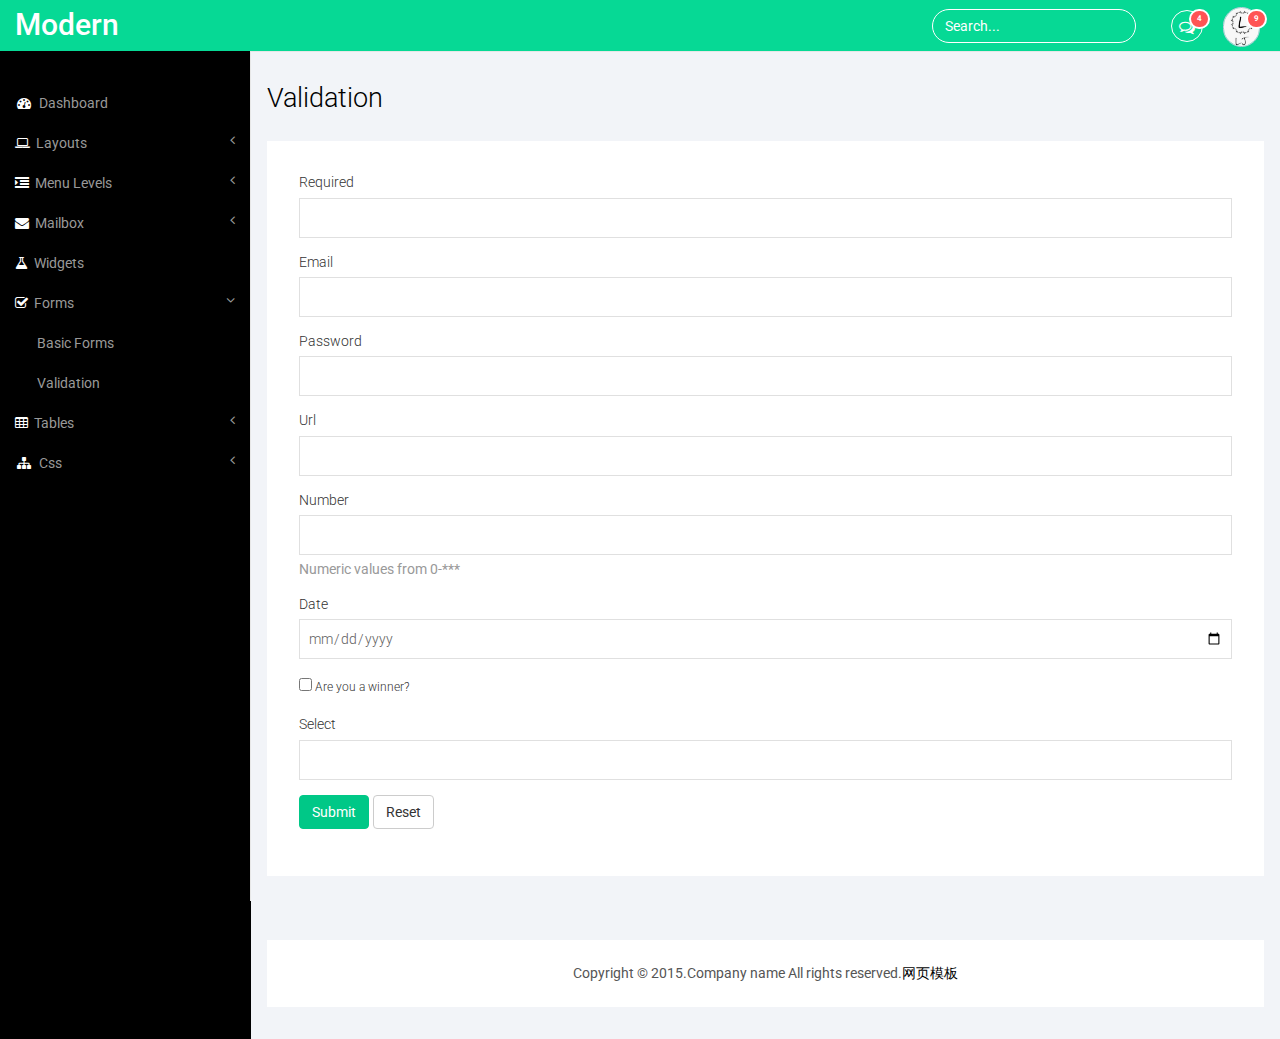
<file: validation.html>
<!DOCTYPE HTML>
<html>
<head>
<title>Validation</title>
<meta name="viewport" content="width=device-width, initial-scale=1">
<meta http-equiv="Content-Type" content="text/html; charset=utf-8" />
<meta name="keywords" content="Modern Responsive web template, Bootstrap Web Templates, Flat Web Templates, Andriod Compatible web template, 
Smartphone Compatible web template, free webdesigns for Nokia, Samsung, LG, SonyErricsson, Motorola web design" />
<script type="application/x-javascript"> addEventListener("load", function() { setTimeout(hideURLbar, 0); }, false); function hideURLbar(){ window.scrollTo(0,1); } </script>
 <!-- Bootstrap Core CSS -->
<link href="css/bootstrap.min.css" rel='stylesheet' type='text/css' />
<!-- Custom CSS -->
<link href="css/style.css" rel='stylesheet' type='text/css' />
<link href="css/font-awesome.css" rel="stylesheet"> 
<!-- jQuery -->
<script src="js/jquery.min.js"></script>
<!----webfonts--->
<link href='http://fonts.useso.com/css?family=Roboto:400,100,300,500,700,900' rel='stylesheet' type='text/css'>
<!---//webfonts--->  
<!-- Bootstrap Core JavaScript -->
<script src="js/bootstrap.min.js"></script>
</head>
<body>
<div id="wrapper">
     <!-- Navigation -->
        <nav class="top1 navbar navbar-default navbar-static-top" role="navigation" style="margin-bottom: 0">
            <div class="navbar-header">
                <button type="button" class="navbar-toggle" data-toggle="collapse" data-target=".navbar-collapse">
                    <span class="sr-only">Toggle navigation</span>
                    <span class="icon-bar"></span>
                    <span class="icon-bar"></span>
                    <span class="icon-bar"></span>
                </button>
                <a class="navbar-brand" href="index.html">Modern</a>
            </div>
            <!-- /.navbar-header -->
            <ul class="nav navbar-nav navbar-right">
				<li class="dropdown">
	        		<a href="#" class="dropdown-toggle" data-toggle="dropdown" aria-expanded="false"><i class="fa fa-comments-o"></i><span class="badge">4</span></a>
	        		<ul class="dropdown-menu">
						<li class="dropdown-menu-header">
							<strong>Messages</strong>
							<div class="progress thin">
							  <div class="progress-bar progress-bar-success" role="progressbar" aria-valuenow="40" aria-valuemin="0" aria-valuemax="100" style="width: 40%">
							    <span class="sr-only">40% Complete (success)</span>
							  </div>
							</div>
						</li>
						<li class="avatar">
							<a href="#">
								<img src="images/1.png" alt=""/>
								<div>New message</div>
								<small>1 minute ago</small>
								<span class="label label-info">NEW</span>
							</a>
						</li>
						<li class="avatar">
							<a href="#">
								<img src="images/2.png" alt=""/>
								<div>New message</div>
								<small>1 minute ago</small>
								<span class="label label-info">NEW</span>
							</a>
						</li>
						<li class="avatar">
							<a href="#">
								<img src="images/3.png" alt=""/>
								<div>New message</div>
								<small>1 minute ago</small>
							</a>
						</li>
						<li class="avatar">
							<a href="#">
								<img src="images/4.png" alt=""/>
								<div>New message</div>
								<small>1 minute ago</small>
							</a>
						</li>
						<li class="avatar">
							<a href="#">
								<img src="images/5.png" alt=""/>
								<div>New message</div>
								<small>1 minute ago</small>
							</a>
						</li>
						<li class="avatar">
							<a href="#">
								<img src="images/pic1.png" alt=""/>
								<div>New message</div>
								<small>1 minute ago</small>
							</a>
						</li>
						<li class="dropdown-menu-footer text-center">
							<a href="#">View all messages</a>
						</li>	
	        		</ul>
	      		</li>
			    <li class="dropdown">
	        		<a href="#" class="dropdown-toggle avatar" data-toggle="dropdown"><img src="images/1.png" alt=""/><span class="badge">9</span></a>
	        		<ul class="dropdown-menu">
						<li class="dropdown-menu-header text-center">
							<strong>Account</strong>
						</li>
						<li class="m_2"><a href="#"><i class="fa fa-bell-o"></i> Updates <span class="label label-info">42</span></a></li>
						<li class="m_2"><a href="#"><i class="fa fa-envelope-o"></i> Messages <span class="label label-success">42</span></a></li>
						<li class="m_2"><a href="#"><i class="fa fa-tasks"></i> Tasks <span class="label label-danger">42</span></a></li>
						<li><a href="#"><i class="fa fa-comments"></i> Comments <span class="label label-warning">42</span></a></li>
						<li class="dropdown-menu-header text-center">
							<strong>Settings</strong>
						</li>
						<li class="m_2"><a href="#"><i class="fa fa-user"></i> Profile</a></li>
						<li class="m_2"><a href="#"><i class="fa fa-wrench"></i> Settings</a></li>
						<li class="m_2"><a href="#"><i class="fa fa-usd"></i> Payments <span class="label label-default">42</span></a></li>
						<li class="m_2"><a href="#"><i class="fa fa-file"></i> Projects <span class="label label-primary">42</span></a></li>
						<li class="divider"></li>
						<li class="m_2"><a href="#"><i class="fa fa-shield"></i> Lock Profile</a></li>
						<li class="m_2"><a href="#"><i class="fa fa-lock"></i> Logout</a></li>	
	        		</ul>
	      		</li>
			</ul>
			<form class="navbar-form navbar-right">
              <input type="text" class="form-control" value="Search..." onfocus="this.value = '';" onblur="if (this.value == '') {this.value = 'Search...';}">
            </form>
            <div class="navbar-default sidebar" role="navigation">
                <div class="sidebar-nav navbar-collapse">
                    <ul class="nav" id="side-menu">
                        <li>
                            <a href="index.html"><i class="fa fa-dashboard fa-fw nav_icon"></i>Dashboard</a>
                        </li>
                        <li>
                            <a href="#"><i class="fa fa-laptop nav_icon"></i>Layouts<span class="fa arrow"></span></a>
                            <ul class="nav nav-second-level">
                                <li>
                                    <a href="grids.html">Grid System</a>
                                </li>
                            </ul>
                            <!-- /.nav-second-level -->
                        </li>
                        <li>
                            <a href="#"><i class="fa fa-indent nav_icon"></i>Menu Levels<span class="fa arrow"></span></a>
                            <ul class="nav nav-second-level">
                                <li>
                                    <a href="graphs.html">Graphs</a>
                                </li>
                                <li>
                                    <a href="typography.html">Typography</a>
                                </li>
                            </ul>
                            <!-- /.nav-second-level -->
                        </li>
                        <li>
                            <a href="#"><i class="fa fa-envelope nav_icon"></i>Mailbox<span class="fa arrow"></span></a>
                            <ul class="nav nav-second-level">
                                <li>
                                    <a href="inbox.html">Inbox</a>
                                </li>
                                <li>
                                    <a href="compose.html">Compose email</a>
                                </li>
                            </ul>
                            <!-- /.nav-second-level -->
                        </li>
                        <li>
                            <a href="widgets.html"><i class="fa fa-flask nav_icon"></i>Widgets</a>
                        </li>
                         <li>
                            <a href="#"><i class="fa fa-check-square-o nav_icon"></i>Forms<span class="fa arrow"></span></a>
                            <ul class="nav nav-second-level">
                                <li>
                                    <a href="forms.html">Basic Forms</a>
                                </li>
                                <li>
                                    <a href="validation.html">Validation</a>
                                </li>
                            </ul>
                            <!-- /.nav-second-level -->
                        </li>
                        <li>
                            <a href="#"><i class="fa fa-table nav_icon"></i>Tables<span class="fa arrow"></span></a>
                            <ul class="nav nav-second-level">
                                <li>
                                    <a href="basic_tables.html">Basic Tables</a>
                                </li>
                            </ul>
                            <!-- /.nav-second-level -->
                        </li>
                        <li>
                            <a href="#"><i class="fa fa-sitemap fa-fw nav_icon"></i>Css<span class="fa arrow"></span></a>
                            <ul class="nav nav-second-level">
                                <li>
                                    <a href="media.html">Media</a>
                                </li>
                                <li>
                                    <a href="login.html">Login</a>
                                </li>
                            </ul>
                            <!-- /.nav-second-level -->
                        </li>
                    </ul>
                </div>
                <!-- /.sidebar-collapse -->
            </div>
            <!-- /.navbar-static-side -->
        </nav>
        <div id="page-wrapper">
        <div class="col-md-12 graphs">
	   <div class="xs">
  	    <h3>Validation</h3>
  	    <div class="well1 white">
        <form class="form-floating ng-pristine ng-invalid ng-invalid-required ng-valid-email ng-valid-url ng-valid-pattern" novalidate="novalidate" ng-submit="submit()">
          <fieldset>
            <div class="form-group">
              <label class="control-label">Required</label>
              <input type="text" class="form-control1 ng-invalid ng-invalid-required ng-touched" ng-model="model.name" required="">
            </div>
            <div class="form-group">
              <label class="control-label">Email</label>
              <input type="email" class="form-control1 ng-invalid ng-valid-email ng-invalid-required ng-touched" ng-model="model.email" required="">
            </div>
            <div class="form-group">
              <label class="control-label">Password</label>
              <input type="password" class="form-control1 ng-invalid ng-invalid-required ng-touched" ng-model="model.password" required="">
            </div>
            <div class="form-group">
              <label class="control-label">Url</label>
              <input type="url" class="form-control1 ng-invalid ng-valid-url ng-invalid-required ng-touched" ng-model="model.url" required="">
            </div>
            <div class="form-group">
              <label class="control-label">Number</label>
              <input type="text" class="form-control1 ng-invalid ng-invalid-required ng-valid-pattern ng-touched" ng-model="model.number" ng-pattern="/[0-9]/" required="">
              <p class="help-block hint-block">Numeric values from 0-***</p>
            </div>
            <div class="form-group">
              <label class="control-label normal">Date</label>
              <input type="date" class="form-control1 ng-invalid ng-invalid-required" ng-model="model.date" required="">
            </div>
            <div class="form-group">
              <div class="checkbox1">
                <label>
                  <input type="checkbox" ng-model="model.winner" required="" class="ng-invalid ng-invalid-required">
                  Are you a winner?
                </label>
              </div>
            </div>
            <div class="form-group filled">
              <label class="control-label">Select</label>
              <select class="form-control1 ng-invalid ng-invalid-required" ng-model="model.select" required=""><option value="? undefined:undefined ?"></option>
                <option value="Select a pirate">Select a pirate</option>
                <option value="Monkey D. Luffy">Monkey D. Luffy</option>
                <option value="Roronoa Zoro">Roronoa Zoro</option>
                <option value="Tony Tony Chopper">Tony Tony Chopper</option>
                <option value="Nico Robin">Nico Robin</option>
                <option value="Bon Clay">Bon Clay</option>
              </select>
            </div>
            <div class="form-group">
              <button type="submit" class="btn btn-primary">Submit</button>
              <button type="reset" class="btn btn-default">Reset</button>
            </div>
          </fieldset>
        </form>
      </div>
    </div>
    <div class="copy_layout">
      <p>Copyright &copy; 2015.Company name All rights reserved.<a target="_blank" href="http://www.smallseashell.com/">&#x7F51;&#x9875;&#x6A21;&#x677F;</a></p>
   </div>
   </div>
      </div>
      <!-- /#page-wrapper -->
   </div>
    <!-- /#wrapper -->
<!-- Nav CSS -->
<link href="css/custom.css" rel="stylesheet">
<!-- Metis Menu Plugin JavaScript -->
<script src="js/metisMenu.min.js"></script>
<script src="js/custom.js"></script>
</body>
</html>
</file>
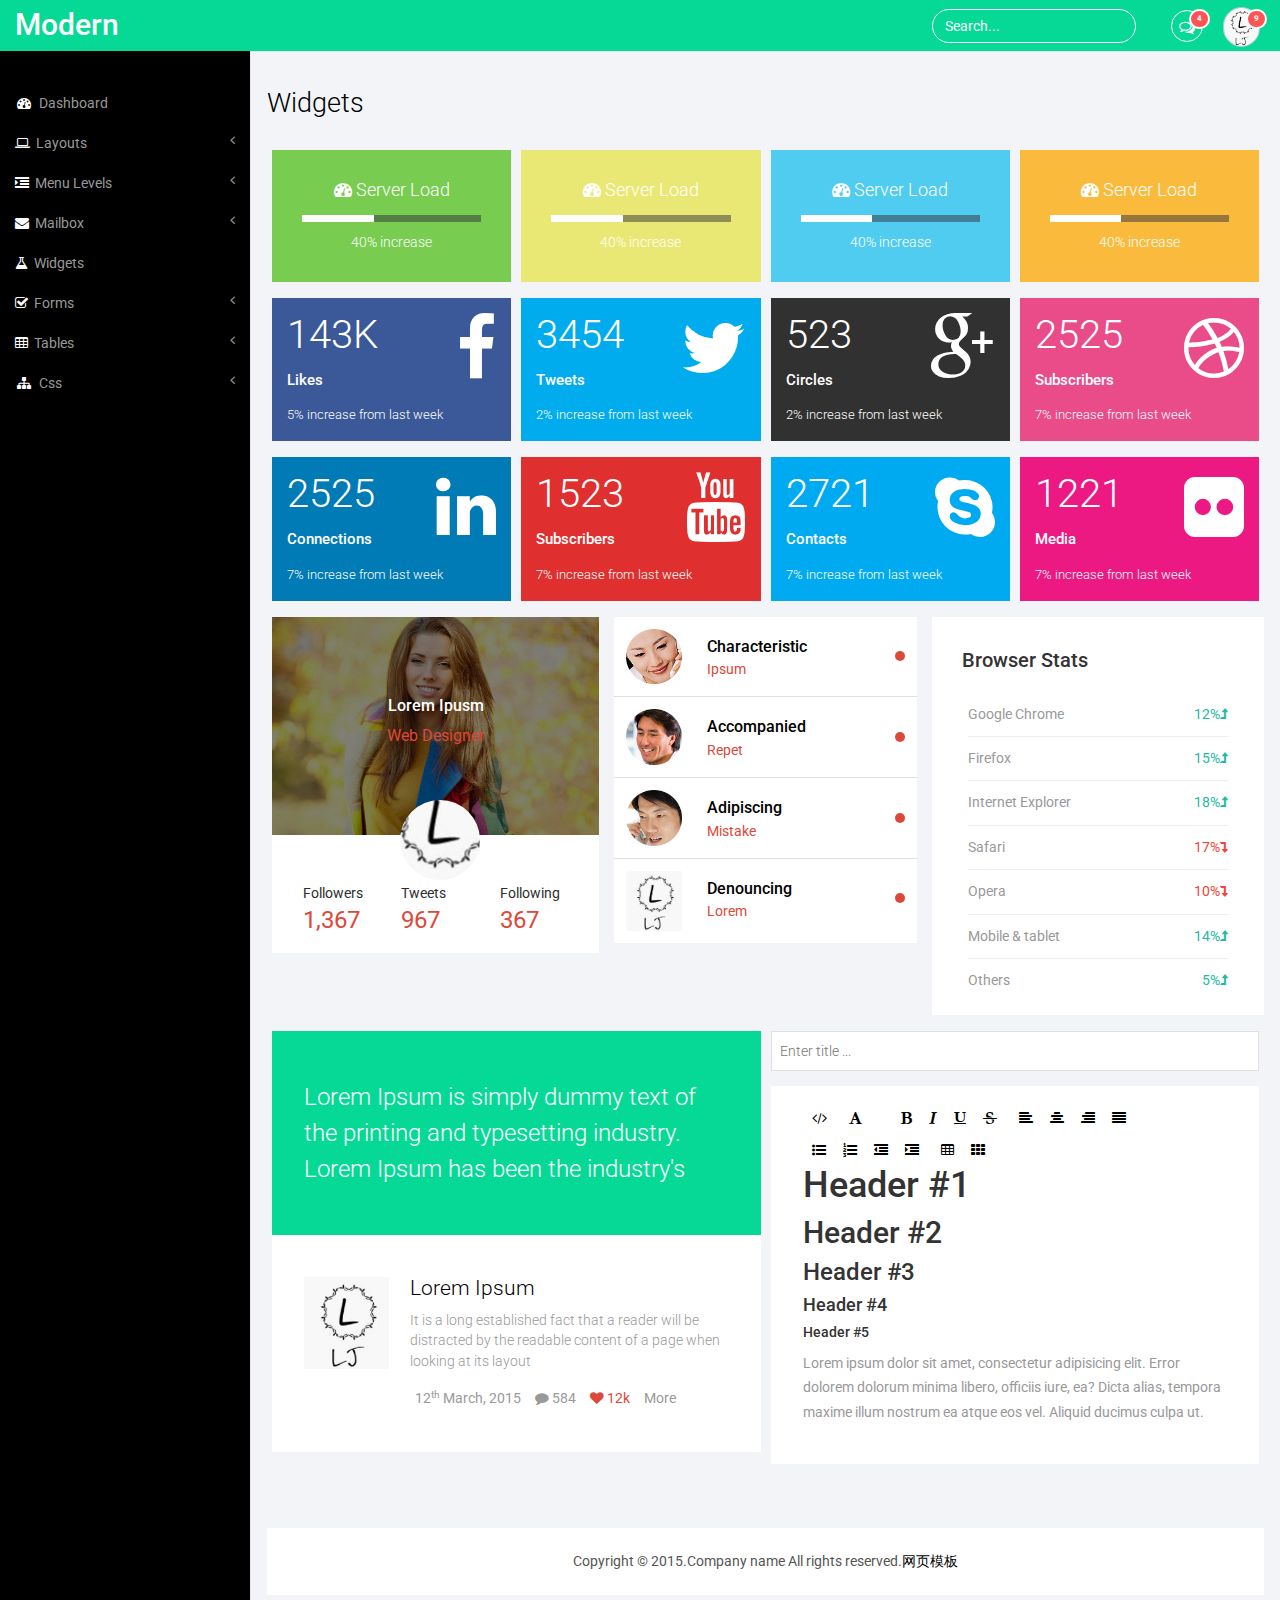
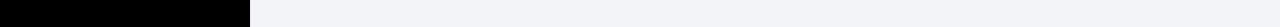
<file: widgets.html>
<!DOCTYPE HTML>
<html>
<head>
<title>Widgets</title>
<meta name="viewport" content="width=device-width, initial-scale=1">
<meta http-equiv="Content-Type" content="text/html; charset=utf-8" />
<meta name="keywords" content="Modern Responsive web template, Bootstrap Web Templates, Flat Web Templates, Andriod Compatible web template, 
Smartphone Compatible web template, free webdesigns for Nokia, Samsung, LG, SonyErricsson, Motorola web design" />
<script type="application/x-javascript"> addEventListener("load", function() { setTimeout(hideURLbar, 0); }, false); function hideURLbar(){ window.scrollTo(0,1); } </script>
 <!-- Bootstrap Core CSS -->
<link href="css/bootstrap.min.css" rel='stylesheet' type='text/css' />
<!-- Custom CSS -->
<link href="css/style.css" rel='stylesheet' type='text/css' />
<link href="css/font-awesome.css" rel="stylesheet"> 
<!-- jQuery -->
<script src="js/jquery.min.js"></script>
<!----webfonts--->
<link href='http://fonts.useso.com/css?family=Roboto:400,100,300,500,700,900' rel='stylesheet' type='text/css'>
<!---//webfonts--->  
<!-- Bootstrap Core JavaScript -->
<script src="js/bootstrap.min.js"></script>
</head>
<body>
<div id="wrapper">
     <!-- Navigation -->
        <nav class="top1 navbar navbar-default navbar-static-top" role="navigation" style="margin-bottom: 0">
            <div class="navbar-header">
                <button type="button" class="navbar-toggle" data-toggle="collapse" data-target=".navbar-collapse">
                    <span class="sr-only">Toggle navigation</span>
                    <span class="icon-bar"></span>
                    <span class="icon-bar"></span>
                    <span class="icon-bar"></span>
                </button>
                <a class="navbar-brand" href="index.html">Modern</a>
            </div>
            <!-- /.navbar-header -->
            <ul class="nav navbar-nav navbar-right">
				<li class="dropdown">
	        		<a href="#" class="dropdown-toggle" data-toggle="dropdown" aria-expanded="false"><i class="fa fa-comments-o"></i><span class="badge">4</span></a>
	        		<ul class="dropdown-menu">
						<li class="dropdown-menu-header">
							<strong>Messages</strong>
							<div class="progress thin">
							  <div class="progress-bar progress-bar-success" role="progressbar" aria-valuenow="40" aria-valuemin="0" aria-valuemax="100" style="width: 40%">
							    <span class="sr-only">40% Complete (success)</span>
							  </div>
							</div>
						</li>
						<li class="avatar">
							<a href="#">
								<img src="images/1.png" alt=""/>
								<div>New message</div>
								<small>1 minute ago</small>
								<span class="label label-info">NEW</span>
							</a>
						</li>
						<li class="avatar">
							<a href="#">
								<img src="images/2.png" alt=""/>
								<div>New message</div>
								<small>1 minute ago</small>
								<span class="label label-info">NEW</span>
							</a>
						</li>
						<li class="avatar">
							<a href="#">
								<img src="images/3.png" alt=""/>
								<div>New message</div>
								<small>1 minute ago</small>
							</a>
						</li>
						<li class="avatar">
							<a href="#">
								<img src="images/4.png" alt=""/>
								<div>New message</div>
								<small>1 minute ago</small>
							</a>
						</li>
						<li class="avatar">
							<a href="#">
								<img src="images/5.png" alt=""/>
								<div>New message</div>
								<small>1 minute ago</small>
							</a>
						</li>
						<li class="avatar">
							<a href="#">
								<img src="images/pic1.png" alt=""/>
								<div>New message</div>
								<small>1 minute ago</small>
							</a>
						</li>
						<li class="dropdown-menu-footer text-center">
							<a href="#">View all messages</a>
						</li>	
	        		</ul>
	      		</li>
			    <li class="dropdown">
	        		<a href="#" class="dropdown-toggle avatar" data-toggle="dropdown"><img src="images/1.png" alt=""/><span class="badge">9</span></a>
	        		<ul class="dropdown-menu">
						<li class="dropdown-menu-header text-center">
							<strong>Account</strong>
						</li>
						<li class="m_2"><a href="#"><i class="fa fa-bell-o"></i> Updates <span class="label label-info">42</span></a></li>
						<li class="m_2"><a href="#"><i class="fa fa-envelope-o"></i> Messages <span class="label label-success">42</span></a></li>
						<li class="m_2"><a href="#"><i class="fa fa-tasks"></i> Tasks <span class="label label-danger">42</span></a></li>
						<li><a href="#"><i class="fa fa-comments"></i> Comments <span class="label label-warning">42</span></a></li>
						<li class="dropdown-menu-header text-center">
							<strong>Settings</strong>
						</li>
						<li class="m_2"><a href="#"><i class="fa fa-user"></i> Profile</a></li>
						<li class="m_2"><a href="#"><i class="fa fa-wrench"></i> Settings</a></li>
						<li class="m_2"><a href="#"><i class="fa fa-usd"></i> Payments <span class="label label-default">42</span></a></li>
						<li class="m_2"><a href="#"><i class="fa fa-file"></i> Projects <span class="label label-primary">42</span></a></li>
						<li class="divider"></li>
						<li class="m_2"><a href="#"><i class="fa fa-shield"></i> Lock Profile</a></li>
						<li class="m_2"><a href="#"><i class="fa fa-lock"></i> Logout</a></li>	
	        		</ul>
	      		</li>
			</ul>
			<form class="navbar-form navbar-right">
              <input type="text" class="form-control" value="Search..." onfocus="this.value = '';" onblur="if (this.value == '') {this.value = 'Search...';}">
            </form>
            <div class="navbar-default sidebar" role="navigation">
                <div class="sidebar-nav navbar-collapse">
                    <ul class="nav" id="side-menu">
                        <li>
                            <a href="index.html"><i class="fa fa-dashboard fa-fw nav_icon"></i>Dashboard</a>
                        </li>
                        <li>
                            <a href="#"><i class="fa fa-laptop nav_icon"></i>Layouts<span class="fa arrow"></span></a>
                            <ul class="nav nav-second-level">
                                <li>
                                    <a href="grids.html">Grid System</a>
                                </li>
                            </ul>
                            <!-- /.nav-second-level -->
                        </li>
                        <li>
                            <a href="#"><i class="fa fa-indent nav_icon"></i>Menu Levels<span class="fa arrow"></span></a>
                            <ul class="nav nav-second-level">
                                <li>
                                    <a href="graphs.html">Graphs</a>
                                </li>
                                <li>
                                    <a href="typography.html">Typography</a>
                                </li>
                            </ul>
                            <!-- /.nav-second-level -->
                        </li>
                        <li>
                            <a href="#"><i class="fa fa-envelope nav_icon"></i>Mailbox<span class="fa arrow"></span></a>
                            <ul class="nav nav-second-level">
                                <li>
                                    <a href="inbox.html">Inbox</a>
                                </li>
                                <li>
                                    <a href="compose.html">Compose email</a>
                                </li>
                            </ul>
                            <!-- /.nav-second-level -->
                        </li>
                        <li>
                            <a href="widgets.html"><i class="fa fa-flask nav_icon"></i>Widgets</a>
                        </li>
                         <li>
                            <a href="#"><i class="fa fa-check-square-o nav_icon"></i>Forms<span class="fa arrow"></span></a>
                            <ul class="nav nav-second-level">
                                <li>
                                    <a href="forms.html">Basic Forms</a>
                                </li>
                                <li>
                                    <a href="validation.html">Validation</a>
                                </li>
                            </ul>
                            <!-- /.nav-second-level -->
                        </li>
                        <li>
                            <a href="#"><i class="fa fa-table nav_icon"></i>Tables<span class="fa arrow"></span></a>
                            <ul class="nav nav-second-level">
                                <li>
                                    <a href="basic_tables.html">Basic Tables</a>
                                </li>
                            </ul>
                            <!-- /.nav-second-level -->
                        </li>
                        <li>
                            <a href="#"><i class="fa fa-sitemap fa-fw nav_icon"></i>Css<span class="fa arrow"></span></a>
                            <ul class="nav nav-second-level">
                                <li>
                                    <a href="media.html">Media</a>
                                </li>
                                <li>
                                    <a href="login.html">Login</a>
                                </li>
                            </ul>
                            <!-- /.nav-second-level -->
                        </li>
                    </ul>
                </div>
                <!-- /.sidebar-collapse -->
            </div>
            <!-- /.navbar-static-side -->
        </nav>
        <div id="page-wrapper">
        <div class="graphs">
	     <div class="widget_head">Widgets</div>
		   <div class="widget_1">
		 	 <div class="col-sm-3 widget_1_box">
                <div class="tile-progress bg-info">
                    <div class="content">
                        <h4><i class="fa fa-dashboard icon-sm"></i> Server Load</h4>
                        <div class="progress"><div class="progress-bar inviewport animated visible slideInLeft" style="width: 40%;"></div></div>
                        <span>40% increase</span>
                    </div>
                </div>
             </div>
             <div class="col-sm-3 widget_1_box">
                <div class="tile-progress bg-success">
                    <div class="content">
                        <h4><i class="fa fa-dashboard icon-sm"></i> Server Load</h4>
                        <div class="progress"><div class="progress-bar inviewport animated visible slideInLeft" style="width: 40%;"></div></div>
                        <span>40% increase</span>
                    </div>
                </div>
             </div>
             <div class="col-sm-3 widget_1_box">
               <div class="tile-progress bg-danger">
                    <div class="content">
                        <h4><i class="fa fa-dashboard icon-sm"></i> Server Load</h4>
                        <div class="progress"><div class="progress-bar inviewport animated visible slideInLeft" style="width: 40%;"></div></div>
                        <span>40% increase</span>
                    </div>
                </div>
             </div>
             <div class="col-sm-3 widget_1_box">
             	<div class="tile-progress bg-secondary">
                    <div class="content">
                        <h4><i class="fa fa-dashboard icon-sm"></i> Server Load</h4>
                        <div class="progress"><div class="progress-bar inviewport animated visible slideInLeft" style="width: 40%;"></div></div>
                        <span>40% increase</span>
                    </div>
                </div>
			  </div>
              <div class="clearfix"> </div>
		   </div>
		   <div class="widget_2">
		   	  <div class="col-sm-3 widget_1_box">
		   	  	<div class="wid-social facebook">
                    <div class="social-icon">
                        <i class="fa fa-facebook text-light icon-xlg pull-right"></i>
                    </div>
                    <div class="social-info">
                        <h3 class="number_counter bold count text-light start_timer counted">143K</h3>
                        <h4 class="counttype text-light">Likes</h4>
                        <span class="percent">5% increase from last week</span>
                    </div>
                </div>
              </div>
              <div class="col-sm-3 widget_1_box">
                <div class="wid-social twitter">
                    <div class="social-icon">
                        <i class="fa fa-twitter text-light icon-xlg pull-right"></i>
                    </div>
                    <div class="social-info">
                        <h3 class="number_counter bold count text-light start_timer counted">3454</h3>
                        <h4 class="counttype text-light">Tweets</h4>
                        <span class="percent">2% increase from last week</span>
                    </div>
                </div>
			  </div>
              <div class="col-sm-3 widget_1_box">
              	<div class="wid-social google-plus">
                    <div class="social-icon">
                        <i class="fa fa-google-plus text-light icon-xlg pull-right"></i>
                    </div>
                    <div class="social-info">
                        <h3 class="number_counter bold count text-light start_timer counted">523</h3>
                        <h4 class="counttype text-light">Circles</h4>
                        <span class="percent">2% increase from last week</span>
                    </div>
                </div>
			  </div>
              <div class="col-sm-3 widget_1_box">
                <div class="wid-social dribbble">
                    <div class="social-icon">
                        <i class="fa fa-dribbble text-light icon-xlg pull-right"></i>
                    </div>
                    <div class="social-info">
                        <h3 class="number_counter bold count text-light start_timer counted">2525</h3>
                        <h4 class="counttype text-light">Subscribers</h4>
                        <span class="percent">7% increase from last week</span>
                    </div>
                </div>
			  </div>
              <div class="clearfix"> </div>
		   </div>
		   <div class="widget_3">
		   	  <div class="col-sm-3 widget_1_box">
                <div class="wid-social linkedin">
                    <div class="social-icon">
                        <i class="fa fa-linkedin text-light icon-xlg pull-right"></i>
                    </div>
                    <div class="social-info">
                        <h3 class="number_counter bold count text-light start_timer counted">2525</h3>
                        <h4 class="counttype text-light">Connections</h4>
                        <span class="percent">7% increase from last week</span>
                    </div>
                </div>
			   </div>
               <div class="col-sm-3 widget_1_box">
               	<div class="wid-social youtube">
                    <div class="social-icon">
                        <i class="fa fa-youtube text-light icon-xlg pull-right"></i>
                    </div>
                    <div class="social-info">
                        <h3 class="number_counter bold count text-light start_timer counted">1523</h3>
                        <h4 class="counttype text-light">Subscribers</h4>
                        <span class="percent">7% increase from last week</span>
                    </div>
                </div>
			  </div>
              <div class="col-sm-3 widget_1_box">
                <div class="wid-social skype">
                    <div class="social-icon">
                        <i class="fa fa-skype text-light icon-xlg pull-right"></i>
                    </div>
                    <div class="social-info">
                        <h3 class="number_counter bold count text-light start_timer counted">2721</h3>
                        <h4 class="counttype text-light">Contacts</h4>
                        <span class="percent">7% increase from last week</span>
                    </div>
                </div>
			  </div>
              <div class="col-sm-3 widget_1_box">
                 <div class="wid-social flickr">
                    <div class="social-icon">
                        <i class="fa fa-flickr text-light icon-xlg pull-right"></i>
                    </div>
                    <div class="social-info">
                        <h3 class="number_counter bold count text-light start_timer counted">1221</h3>
                        <h4 class="counttype text-light">Media</h4>
                        <span class="percent">7% increase from last week</span>
                    </div>
                </div>
               </div>
               <div class="clearfix"> </div>
		   </div>
		   <div class="widget_4">
		   	 <div class="col-md-4 widget_1_box1">
		   	 	<div class="coffee">
				<div class="coffee-top">
					<a href="#"><img class="img-responsive" src="images/pic4.jpg" alt="">
					<div class="doe">
						<h6>Lorem Ipusm</h6>
						<p>Web Designer</p>
					</div>
					<i></i></a>
				</div>
				<div class="follow">
					<div class="col-xs-4 two">
						<p>Followers</p>
						<span>1,367</span>
					</div>
					<div class="col-xs-4 two">
						<p>Tweets</p>
						<span>967</span>
					</div>
					<div class="col-xs-4 two">
						<p>Following</p>
						<span>367</span>
					</div>
					<div class="clearfix"> </div>
				</div>
		       </div>
		   	 </div>
		   	 <div class="col-md-4 stats-info3"> 
		   	 	<div class="online">
					<a href="#"><div class="online-top">
						<div class="top-at">
							<img class="img-responsive" src="images/2.png" alt="">
						</div>
						<div class="top-on">
							<div class="top-on1">
								<p>Characteristic</p>
								<span>Ipsum</span>
							</div>
							<label class="round"> </label>
							<div class="clearfix"> </div>
						</div>
						<div class="clearfix"> </div>
					</div></a>
					<a href="#"><div class="online-top">
						<div class="top-at">
							<img class="img-responsive" src="images/3.png" alt="">
						</div>
						<div class="top-on">
							<div class="top-on1">
								<p>Accompanied</p>
								<span>Repet</span>
							</div>
							<label class="round"> </label>
							<div class="clearfix"> </div>
						</div>
						<div class="clearfix"> </div>
					</div></a>
					<a href="#"><div class="online-top">
						<div class="top-at">
							<img class="img-responsive" src="images/4.png" alt="">
						</div>
						<div class="top-on">
							<div class="top-on1">
								<p>Adipiscing</p>
								<span>Mistake</span>
							</div>
							<label class="round"> </label>
							<div class="clearfix"> </div>
						</div>
						<div class="clearfix"> </div>
					</div></a>
					<a href="#"><div class="online-top online-top1">
						<div class="top-at">
							<img class="img-responsive" src="images/1.png" alt="">
						</div>
						<div class="top-on">
							<div class="top-on1">
								<p>Denouncing</p>
								<span>Lorem</span>
							</div>
							<label class="round"> </label>
							<div class="clearfix"> </div>
						</div>
						<div class="clearfix"> </div>
					</div></a>
				</div>
		   	 </div>
		   	 <div class="col-md-4 stats-info stats-info1">
                <div class="panel-heading">
                    <h4 class="panel-title">Browser Stats</h4>
                </div>
                <div class="panel-body panel-body2">
                    <ul class="list-unstyled">
                        <li>Google Chrome<div class="text-success pull-right">12%<i class="fa fa-level-up"></i></div></li>
                        <li>Firefox<div class="text-success pull-right">15%<i class="fa fa-level-up"></i></div></li>
                        <li>Internet Explorer<div class="text-success pull-right">18%<i class="fa fa-level-up"></i></div></li>
                        <li>Safari<div class="text-danger pull-right">17%<i class="fa fa-level-down"></i></div></li>
                        <li>Opera<div class="text-danger pull-right">10%<i class="fa fa-level-down"></i></div></li>
                        <li>Mobile &amp; tablet<div class="text-success pull-right">14%<i class="fa fa-level-up"></i></div></li>
                        <li class="last">Others<div class="text-success pull-right">5%<i class="fa fa-level-up"></i></div></li> 
                    </ul>
                </div>
            </div>
		   	 <div class="clearfix"> </div>
		   </div>
		   <div class="widget_5">
		   	 <div class="col-md-6 widget_1_box2">
		   	 	<div class="wid_blog">
		   	 		<h1>Lorem Ipsum is simply dummy text of the printing and typesetting industry. Lorem Ipsum has been the industry's</h1>
		   	 	</div>
		   	 	<div class="wid_blog-desc">
		   	 		<div class="wid_blog-left">
		   	 			<img src="images/1.png" class="img-responsive" alt="">
		   	 		</div>
		   	 		<div class="wid_blog-right">
		   	 			<h2>Lorem Ipsum</h2>
		   	 			<p>It is a long established fact that a reader will be distracted by the readable content of a page when looking at its layout</p>
		   	 			<ul class="list-unstyled list-inline">
                            <li><a href="#" class="text-muted">12<sup>th</sup> March, 2015</a></li>
                            <li><a href="#" class="text-muted"><i class="fa fa-comment"></i> 584</a></li>
                            <li><a href="#" class="text-orange"><i class="fa fa-heart"></i> 12k</a></li>
                            <li><a href="#" class="text-muted">More</a></li>
                       </ul>
		   	 		</div>
		   	 		<div class="clearfix"> </div>
		   	 	</div>
             </div>
             <div class="col-md-6 widget_1_box2">
		   	 	<div class="widget-body">
					<div class="form-group">
						<input type="text" class="form-control1 input-lg" placeholder="Enter title ...">
					</div>
					<div class="editor">
						<div class="editor-toolbar">
							<div class="btn-group">
								<button class="btn btn-link link1"><span class="fa fa-code"></span></button>
							</div>
							<div class="btn-group">
								<button class="btn btn-link link1"><span class="fa fa-font"></span></button>
								<button class="btn btn-link link1"><span class="fa fa-paragraph"></span></button>
							</div>
							<div class="btn-group">
								<button class="btn btn-link link1"><span class="fa fa-bold"></span></button>
								<button class="btn btn-link link1"><span class="fa fa-italic"></span></button>
								<button class="btn btn-link link1"><span class="fa fa-underline"></span></button>
								<button class="btn btn-link link1"><span class="fa fa-strikethrough"></span></button>
							</div>
							<div class="btn-group">
								<button class="btn btn-link link1 active"><span class="fa fa-align-left"></span></button>
								<button class="btn btn-link link1"><span class="fa fa-align-center"></span></button>
								<button class="btn btn-link link1"><span class="fa fa-align-right"></span></button>
								<button class="btn btn-link link1"><span class="fa fa-align-justify"></span></button>
							</div>
							<div class="btn-group">
								<button class="btn btn-link link1"><span class="fa fa-list-ul"></span></button>
								<button class="btn btn-link link1"><span class="fa fa-list-ol"></span></button>
								<button class="btn btn-link link1"><span class="fa fa-outdent"></span></button>
								<button class="btn btn-link link1"><span class="fa fa-indent"></span></button>
							</div>
							<div class="btn-group">
								<button class="btn btn-link link1"><span class="fa fa-table"></span></button>
								<button class="btn btn-link link1"><span class="fa fa-th"></span></button>
							</div>
						</div>
						<div class="editor-content ng-isolate-scope" mb-scrollbar="contentScrollbar">
							<div class="editor-input ng-scope" contenteditable="true">
								<h1>Header #1</h1>
								<h2>Header #2</h2>
								<h3>Header #3</h3>
								<h4>Header #4</h4>
								<h5>Header #5</h5>
								<p>Lorem ipsum dolor sit amet, consectetur adipisicing elit. Error dolorem dolorum minima libero, officiis iure, ea? Dicta alias, tempora maxime illum nostrum ea atque eos vel. Aliquid ducimus culpa ut.</p>
							</div>
						</div>
					</div>
				</div>
             </div>
		     <div class="clearfix"> </div>
		   </div>
		   <div class="copy_layout">
            <p>Copyright &copy; 2015.Company name All rights reserved.<a target="_blank" href="http://www.smallseashell.com/">&#x7F51;&#x9875;&#x6A21;&#x677F;</a></p>
           </div>
	  </div>
      </div>
      <!-- /#page-wrapper -->
   </div>
    <!-- /#wrapper -->
<!-- Nav CSS -->
<link href="css/custom.css" rel="stylesheet">
<!-- Metis Menu Plugin JavaScript -->
<script src="js/metisMenu.min.js"></script>
<script src="js/custom.js"></script>
</body>
</html>
</file>
<file: css/style.css>
h4, h5, h6,
h1, h2, h3 {margin-top: 0;}
ul, ol {margin: 0;}
p {margin: 0;}

html, body{
  	font-family: 'Roboto', sans-serif;
    font-size: 100%;
  	background:#000;
  	overflow-x: hidden;
}
body a{
	transition:0.5s all;
	-webkit-transition:0.5s all;
	-moz-transition:0.5s all;
	-o-transition:0.5s all;
	-ms-transition:0.5s all;
}
/*-- header --*/
.navbar .navbar-nav li a {
  padding: 0 10px;
  line-height: 56px;
  position: relative;
}
.nav>li>a:focus, .nav>li>a:hover {
  background-color:rgba(239, 85, 58, 0) !important;
}
.navbar .navbar-nav li a i {
  border: 1px solid #fff;
  padding: 8px 0;
  width: 32px;
  text-align: center;
  -webkit-border-radius: 50em;
  -moz-border-radius: 50em;
  border-radius: 50em;
  color: #fff;
  height: 32px;
}
.navbar .navbar-nav li .dropdown-menu {
  margin-top: 3px;
  border: none;
  -webkit-border-radius: 0px;
  -moz-border-radius: 0px;
  border-radius: 0px;
  border: 1px solid #e1e6ef;
  -webkit-box-shadow: 0 2px 4px rgba(0, 0, 0, 0.125);
  -moz-box-shadow: 0 2px 4px rgba(0, 0, 0, 0.125);
  box-shadow: 0 2px 4px rgba(0, 0, 0, 0.125);
  padding: 0;
}
.navbar .navbar-nav li .dropdown-menu:before {
  position: absolute;
  top: -9.5px;
  right: 16px;
  display: inline-block;
  border-right: 8px solid transparent;
  border-bottom: 8px solid #e1e6ef;
  border-left: 8px solid transparent;
  content: '';
}
.navbar .navbar-nav li .dropdown-menu li.dropdown-menu-header, .navbar .navbar-nav li .dropdown-menu li.dropdown-menu-footer {
  background:#f2f4f8;
}
.navbar .navbar-nav li.m_2 a {
  line-height:38px;
}
.navbar .navbar-nav li .dropdown-menu li a i {
  margin: 0 10px 0 -5px;
  border: none;
}
.dropdown-menu>li>a:focus, .dropdown-menu>li>a:hover {
  background-color: #f2f4f8 !important;
}
.navbar .navbar-nav li .dropdown-menu li a .label {
  position: absolute;
  right: 10px;
  top: 11px;
}
.label.label-info {
  background-color:#ef553a;
}
.label {
  padding: 4px 6px;
  border: none;
  text-shadow: none;
}
.warning_1, .warning_11{
	padding:10px 16px !important;
}
.warning_11, .warning_22, .warning_33, .warning_44{
	background-color: #337ab7 !important;
	border-color:#337ab7 !important;
}
.warning_11:hover, .warning_22:hover, .warning_33:hover, .warning_44:hover{
	background-color: #246AA6 !important;
	border-color:#246AA6 !important;
}
.warning_2, .warning_22{
	padding:6px 12px !important;
}
.warning_3, .warning_33{
	padding:5px 10px !important;
}
.warning_4, .warning_44{
	padding:1px 5px !important;
}	
.but_list, .tab-content{
	margin:1.5em 0 0 0;
}
.btn-group-lg>.btn, .btn-lg {
  border-radius:4px !important;
}
.navbar .navbar-nav li .dropdown-toggle.avatar img {
  height: 40px;
  -webkit-border-radius: 50em;
  -moz-border-radius: 50em;
  border-radius: 50em;
  border: 1px solid #c0cadd;
  margin-top: -4px;
}
.navbar .navbar-nav li .dropdown-menu li a i {
  margin: 0 10px 0 -5px;
  border: none;
  color:rgb(6, 217, 149);
}
.navbar .navbar-nav li .dropdown-menu li.dropdown-menu-header .progress, .navbar .navbar-nav li .dropdown-menu li.dropdown-menu-footer .progress {
  border: 1px solid #e1e6ef;
  background: white;
  box-shadow: none;
}
.progress.thin {
  height: 10px;
}
.progress {
  -webkit-box-shadow: none;
  -moz-box-shadow: none;
  box-shadow: none;
  background: #f2f4f8;
  -webkit-border-radius: 2px;
  -moz-border-radius: 2px;
  border-radius: 2px;
}
.navbar .navbar-nav li .dropdown-menu li.avatar {
  min-width: 300px;
  height: 56px;
  padding: 0px 15px;
}
.navbar .navbar-nav li .dropdown-menu li {
  padding: 0;
  position: relative;
  min-width:100%;
  border-bottom: 1px solid #e1e6ef;
  line-height: 40px;
  padding: 0 15px;
  font-size: 14px;
  width:300px;
}
.navbar .navbar-nav li .dropdown-menu li.avatar a {
  line-height: 59px;
  height: 59px;
  padding: 9px 15px;
}
.navbar .navbar-nav li .dropdown-menu li a {
  -webkit-border-radius: 0px;
  -moz-border-radius: 0px;
  border-radius: 0px;
  line-height: 40px;
  height: 40px;
  margin: 0 -15px;
  padding: 0 15px;
}
.navbar .navbar-nav li .dropdown-menu li a img {
  height: 40px;
  -webkit-border-radius: 50em;
  -moz-border-radius: 50em;
  border-radius: 50em;
  border: 1px solid #e1e6ef;
  margin: 0px 10px 0 -5px;
  float: left;
}
.navbar .navbar-nav li .dropdown-menu li a div {
  font-size: 14px;
  line-height: 26px;
  font-weight: bold;
  color: #000;
}
.navbar .navbar-nav li .dropdown-menu li a small {
  display: block;
  line-height: 12px;
  font-size: 10px;
  margin-top: -3px;
  font-style: italic;
}
.small, small {
  color: #CFCFCF !important;
  font-weight: 300 !important;
}
.navbar .navbar-nav li .dropdown-menu li.avatar a .label {
  top: 20px;
}
.navbar .navbar-nav li a .badge {
  background: #ff5454;
  border: 2px solid white;
  position: absolute;
  top: 9px;
  right: 3px;
  font-size: 8px;
  line-height: 8px;
  padding: 4px 6px;
  -webkit-border-radius: 50em;
  -moz-border-radius: 50em;
  border-radius: 50em;
  min-width: 0;
}
.navbar-default.sidebar {
  background-color: #000;
  font-family: 'Roboto', sans-serif;
}
nav.top1.navbar.navbar-default.navbar-static-top {
  background-color:rgb(6, 217, 149);
  font-family: 'Roboto', sans-serif;
}
.navbar-default .navbar-brand {
  color: #fff !important;
  font-size: 30px;
  font-weight: 500;
}
.navbar-right {
  margin-right: 10px !important;
}
.navbar-right li{
	display:inline-block;
}
i.nav_icon {
  color: #fff;
  margin-right:6px;
}
.sidebar ul li a{
  color: #999;
  font-size:14px;
}
.form-control {
  background: none !important;
  border: 1px solid #fff !important;
  border-radius: 20px !important;
  box-shadow: none !important;
}
.navbar-form.navbar-right input[type="text"] {
  color: #fff;
}
form.navbar-form.navbar-right {
  margin:9px 0 0 0;
}
ul.nav.navbar-nav.navbar-right {
  height: 51px;
}
.sidebar-nav.navbar-collapse {
  margin: 2em 0 0 0;
}
.navbar-default .navbar-nav>.active>a, .navbar-default .navbar-nav>.active>a:focus, .navbar-default .navbar-nav>.active>a:hover {
  background-color:rgba(231, 231, 231, 0) !important;
}
.dropdown-menu {
  min-width: 202px !important;
}  
/* Active state */
.wrapper-dropdown-4.active i.dropdown-icon{
    background-position:-2px -2px;
}
.wrapper-dropdown-4.active .dropdown {
    max-height: 400px;
}
ul.dropdown {
	padding:0;
	margin:0;
	list-style:none;
}
.span_1{
  background: #000;
  padding: 1em;
  margin: 0;
  position: fixed;
  height: 100%;
  overflow-y: auto;
  z-index: 100;
  top: 0;
}
.col-md-10.span_1_of_span_2 {
  padding:1em;
}
.col_1_of_2.span_1_of_2 {
  padding: 5px;
}
.col_1_of_2.span_1_of_2:hover .red{
	background:#E84F34;
}
.col_1_of_2.span_1_of_2:hover .blue1{
	background:#8D51A6;
}
.col_1_of_2.span_1_of_2:hover .fb2{
	background:#355290;
}
.col_1_of_2.span_1_of_2:hover .tw2{
	background:#03A5E2;
}
.span_4 {
  padding-right: 0;
}
.col_3 {
  margin-bottom:1em;
}
.col_3 h4{
  margin:0 0 2em;
  color: #fff;
  text-transform: uppercase;
  font-size: 0.85em;
}
.span_10{
  margin-bottom: 1em;
}
/**** icon dropdown ******/
.wrapper-dropdown-5 {
    /* Size & position */
    position: relative;
    margin: 0 auto;
    /* Styles */
    cursor: pointer;
    outline: none;
    -webkit-transition: all 0.3s ease-out;
    -moz-transition: all 0.3s ease-out;
    -ms-transition: all 0.3s ease-out;
    -o-transition: all 0.3s ease-out;
    transition: all 0.3s ease-out;
}
.wrapper-dropdown-5 i.dropdown-icon{
  width: 15px;
  height: 12px;
  display: block;
  background: url(../images/up-down.png) no-repeat -3px -13px;
  float: left;
}
.wrapper-dropdown-5 .dropdown {
  position: absolute;
  top: 18px;
  right: -16px;
  width: 245px;
  background: #333;
  color: #fff;
  list-style: none;
  -webkit-transition: all 0.3s ease-out;
  -moz-transition: all 0.3s ease-out;
  -ms-transition: all 0.3s ease-out;
  -o-transition: all 0.3s ease-out;
  transition: all 0.3s ease-out;
  max-height: 0;
  overflow: hidden;
  z-index: 1;
}
.wrapper-dropdown-5 .dropdown li:first-child a{
	border-top:none;
}
.wrapper-dropdown-5 .dropdown li a {
    display: block;
    text-decoration: none;
    color:#fff;
    font-size:0.85em;
    border:none;
    padding:8px 15px;
    transition: all 0.3s ease-out;
    -webkit-transition: all 0.3s ease-out;
    -moz-transition: all 0.3s ease-out;
    -o-transition: all 0.3s ease-out;
    border-radius:0;
}
/* Hover state */
.wrapper-dropdown-5 .dropdown li:hover a {
    color: #FFF;
    background:#65cea7;
}
/* Active state */
.wrapper-dropdown-5.active i.dropdown-icon{
    background-position:-2px -2px;
}
.wrapper-dropdown-5.active .dropdown {
    max-height: 400px;
}
/**** icon dropdown ******/
.wrapper-dropdown-6, .wrapper-dropdown-7, .wrapper-dropdown-8, .wrapper-dropdown-9{
    /* Size & position */
    position: relative;
    margin: 0 auto;
    /* Styles */
    cursor: pointer;
    outline: none;
    -webkit-transition: all 0.3s ease-out;
    -moz-transition: all 0.3s ease-out;
    -ms-transition: all 0.3s ease-out;
    -o-transition: all 0.3s ease-out;
    transition: all 0.3s ease-out;
}
.wrapper-dropdown-6 i.dropdown-icon, .wrapper-dropdown-7 i.dropdown-icon, .wrapper-dropdown-8 i.dropdown-icon, .wrapper-dropdown-9 i.dropdown-icon{
  width: 15px;
  height: 12px;
  display: block;
  background: url(../images/up-down.png) no-repeat -3px -13px;
  float: left;
}
.wrapper-dropdown-6 .dropdown, .wrapper-dropdown-7 .dropdown, .wrapper-dropdown-8 .dropdown, .wrapper-dropdown-9 .dropdown  {
  position: absolute;
  top: 20px;
  right: -16px;
  width: 245px;
  background: #333;
  color: #fff;
  list-style: none;
  -webkit-transition: all 0.3s ease-out;
  -moz-transition: all 0.3s ease-out;
  -ms-transition: all 0.3s ease-out;
  -o-transition: all 0.3s ease-out;
  transition: all 0.3s ease-out;
  max-height: 0;
  overflow: hidden;
  z-index: 1;
}
.wrapper-dropdown-6 .dropdown li:first-child a, .wrapper-dropdown-7 .dropdown li:first-child a, .wrapper-dropdown-8 .dropdown li:first-child a, .wrapper-dropdown-9 .dropdown li:first-child a{
	border-top:none;
}
.wrapper-dropdown-6 .dropdown li a, .wrapper-dropdown-7 .dropdown li a, .wrapper-dropdown-8 .dropdown li a, .wrapper-dropdown-9 .dropdown li a {
    display: block;
    text-decoration: none;
    color:#fff;
    font-size:0.85em;
    border:none;
    padding:8px 15px;
    transition: all 0.3s ease-out;
    -webkit-transition: all 0.3s ease-out;
    -moz-transition: all 0.3s ease-out;
    -o-transition: all 0.3s ease-out;
    border-radius:0;
}
/* Hover state */
.wrapper-dropdown-6 .dropdown li:hover a, .wrapper-dropdown-7 .dropdown li:hover a, .wrapper-dropdown-8 .dropdown li:hover a, .wrapper-dropdown-9 .dropdown li:hover a{
    color: #FFF;
    background:#65cea7;
}
/* Active state */
.wrapper-dropdown-6.active i.dropdown-icon, .wrapper-dropdown-7.active i.dropdown-icon, .wrapper-dropdown-8.active i.dropdown-icon, .wrapper-dropdown-9.active i.dropdown-icon{
    background-position:-2px -2px;
}
.wrapper-dropdown-6.active .dropdown, .wrapper-dropdown-7.active .dropdown, .wrapper-dropdown-8.active .dropdown, .wrapper-dropdown-9.active .dropdown {
    max-height: 400px;
}
section.accordation_menu {
  min-height: 800px;
}
.span_3{
  padding:0;
}
.col_1{
	margin:1em 0 0 0;
}
.one{
	width:150px;
}
.profile_img1 {
  float: left;
  margin-right: 10px;
  width: 83%;
  margin-bottom:2em;
}
.user-name1 {
  float:left;
}
.user-name1 p {
  font-size: 13px;
  color: #65cea7;
  line-height: 1em;
}
.tiles_info{
  color: #fff!important;
}
a.tiles_info:hover{
  text-decoration:none;
}
a.tiles_info, a.shortcut-tiles {
  background: 0 0;
}
.tiles-body{
	text-align:center;
}
.tiles_info, .shortcut-tiles {
  display: block;
  border-radius: 3px;
  -webkit-border-radius: 3px;
  -moz-border-radius: 3px;
  -o-border-radius: 3px;
}
.red1{
  background: #ef553a;
}
.tiles_info .tiles-head {
  letter-spacing: normal;
  padding: 10px 10px;
  font-weight: 500;
  box-shadow: inset 0 -50px 0 0 rgba(255,255,255,.1);
  border-top-right-radius: 3px;
  border-top-left-radius: 3px;
  text-transform: uppercase;
  text-align: center;
  font-size:0.85em;
}
.red{
  background: #ef553a;
}
.tiles_info .tiles-body-alt, .info-tiles .tiles-body {
  padding: 15px;
  font-weight: 300;
}
.tiles_info .tiles-body {
    font-size: 32px;
  border-bottom-right-radius: 3px;
  border-bottom-left-radius: 3px;
    padding: 19px 15px;
}
.tiles_info .tiles-body-alt .text-center, .info-tiles .tiles-body .text-center {
  margin-top: -5px;
}
.tiles_info.tiles_blue1 .tiles-body {
  background: #9358ac;
}
.tiles_blue1{
  background: #9358ac;
}
.blue1{
  background: #9358ac;
}
.fb1{
   background: #3b5998;
}
.fb2{
	background: #3b5998;
}
.tw1{
  background: #00aced;
}
.tw2{
  background: #00aced;
}
.content_bottom{
	margin-bottom:1em;
}
.grid-date {
  background:#78cd51;
  padding: 1.5em;
}
p.date-in {
  float: left;
  font-size: 1.2em;
  color: #fff;
}
span.date-on {
  float: right;
  font-size: 1.2em;
  color: #fff;
}
.grid-date h4 {
  color: #fff;
  font-size: 3.5em;
  text-align: center;
  padding: 48px 0 15px 0;
}
.grid-date h4 i {
  display: inline-block;
  vertical-align: middle;
}
p.monday {
  background: #fff;
  font-size: 1.1em;
  color: #000;
  padding: 1em;
  text-align: center;
}
h4.pull-left{
  font-size: 18px;
  color: #ffffff;
  text-transform: capitalize;
  display: block;
}
.copy{
	background:#fff;
	text-align:center;
	padding:1.5em 0;
}
.copy p, .copy_layout p{
	font-size:0.85em;
	color:#555;
}
.copy p a, .copy_layout p a{
	color:#000;
}
/*-- circular progress --*/
.span_7 {
  padding-left: 0;
}
.span_8{
	text-align:center;
	padding-left: 0;
}
.col_2 {
  background-color: #fff;
  padding: 1em;
  margin-bottom: 1em;
}
.grid-1, .grid-2, .grid-3, .grid-4{
    display: inline-block;
}
.grid-1 {
  margin-bottom: 2em;
}
.grid-1, .grid-3{
	margin-right:10%;
	width: 27%;
}
.activity-row, .activity-row1{
  text-align: left;
}
i.text-info{
  float: left;
  line-height: 60px;
  font-size: 1.2em;
}
i.icon_13{
  color:#00aced;
}
.activity-img{
  text-align:center;
}
.activity-img img{
  display:inline-block;
}
.activity-desc h5{
	color:#000;
	font-size:1em;
	font-weight:500;
	margin-bottom: 5px;
}
.activity-desc h5 a{
	color:#000;
}
.activity-desc p{
	color:#999;
	font-size:0.85em;
	line-height:1.5em;
}
.activity-desc h6{
  color: #D8D8D8;
  font-size:12px;
  margin: 10px 0 0 0;
}
.activity-row{
	margin-bottom:2em;
}
.scrollbar{
	height:392px;
	background:#fff;
	overflow-y: scroll;
    padding:2em 1em;
}
.activity_box{
  background: #fff;
  min-height: 392px;
}
.icon_11{
  color: #ef553a;
}
.icon_12{
  color:#9358ac;
}
#style-2::-webkit-scrollbar-track
{
	
	background-color:#f0f0f0;
}

#style-2::-webkit-scrollbar
{
	width:5px;
	background-color: #f5f5f5;
}

#style-2::-webkit-scrollbar-thumb
{
	
	background-color:rgb(6, 217, 149);
}
/*-- General stats --*/
.stats-info{
  background-color: #fff;
}
.panel .panel-heading {
  padding: 20px;
  overflow: hidden;
  border-top-left-radius: 0;
  border-top-right-radius: 0;
  border: 0!important;
  height: 55px;
  font-size: 14px;
  font-weight: 600;
}
.panel .panel-heading .panel-title {
  font-size: 14px;
  float: left;
  margin: 0;
  padding: 0;
  font-weight: 600;
}
.panel-heading {
  padding:32px 15px 0px;
  border-top-left-radius:0 !important;
  border-top-right-radius: 0 !important;
}
.stats-info ul {
  margin: 0;
}
.list-unstyled {
  padding-left: 0;
  list-style: none;
}
.stats-info ul li {
  border-bottom: 1px solid #eee;
  padding: 12px 0;
  font-size: 0.85em;
  color: #999;
}
.panel-title {
  font-size: 20px;
}
.stats-info ul li.last{
	border-bottom:0;
	padding-bottom:4px;
}
.text-success {
  color: #22BAA0;
}
.text-danger {
  color: #f25656;
}
/*-- col_3 --*/
.widget{
	padding:0;
}
.col-md-3.widget.widget1 {
  width: 23.5%;
}
.r3_counter_box {
  min-height: 100px;
  background: #ffffff;
  padding: 15px;
}
.stats {
  overflow: hidden;
}
.r3_counter_box .fa {
  margin-right: 0px;
  width: 66px;
  height: 66px;
  text-align: center;
  line-height: 65px;
}
.stats span{
	color:#999;
	font-size:15px;
}
.fa.pull-left {
  margin-right: 10% !important;
}
.icon-rounded{
  background-color:#9358ac;
  color: #ffffff;
  border-radius: 50px;
  -webkit-border-radius: 50px;
  -moz-border-radius: 50px;
  -o-border-radius: 50px;
  -ms-border-radius: 50px;
  font-size: 25px;
}
.r3_counter_box.stats {
  padding-left: 85px;
}
.r3_counter_box h5 {
  margin: 10px 0 5px 0;
  color:#000;
  font-weight:600;
  font-size: 20px;
}
i.user1{
	background:#ef553a;
}
i.user2{
	background:#3b5998;
}
i.dollar1{
	background:#00aced;
}
.widget1 {
  margin-right: 1.5%;
}
.widget{}
.world-map {
  width: 64%;
  float: left;
  background: #4597a8;
  position: relative;
  padding: 2em 2em 0 2em;
}
.world-map h3 {
  float: left;
  font-size: 1.9em;
  color: #fff;
  font-weight: 600;
  padding: 0em 0 0.5em 0;
}
.world-map p {
  float: right;
  font-size: 1.3em;
  color: #fff;
  font-weight: 300;
  padding: 0.5em 0 0.5em 0;
}
/*-- map --*/
#vmap {
  background-color: #fff !important;
}
.col_4, .col_5{
	padding-left:0;
}
.map_container, #chart, .span_6, .col_2, .weather_list, .cal1, .skills-info, .stats-info, .r3_counter_box, .activity_box, .bs-example1, .cloud, .copy{
  -ms-box-shadow: 0 1px 3px 0px rgba(0, 0, 0, 0.2);
  -o-box-shadow: 0 1px 3px 0px rgba(0, 0, 0, 0.2);
  -moz-box-shadow: 0 1px 3px 0px rgba(0, 0, 0, 0.2);
  -webkit-box-shadow: 0 1px 3px 0px rgba(0, 0, 0, 0.2);
  box-shadow: 0 1px 3px 0px rgba(0, 0, 0, 0.2);
}
.span_11 {
  margin-bottom: 1em;
}
/*-- graphs --*/
.graphs{
  padding: 2em 1em;
  background: #f2f4f8;
  font-family: 'Roboto', sans-serif;
}
canvas#doughnut, canvas#line, canvas#polarArea, #bar, #pie, #radar{
  background-color: rgb(255, 255, 255);
}
.graph_box{
	margin-bottom:1em;
}
.grid_1{
	background:#fff;
}
.grid_2{
	padding:0 7px;
}
.grid_1 h3 {
  text-align: center;
  font-size: 1.5em;
  color: #000;
  font-weight: 300;
  padding:1em 0;
}
/* --  grids  -- */
.form-control1, .form-control_2.input-sm{
  border: 1px solid #e0e0e0;
  padding: 5px 8px;
  color: #616161;
  background: #fff;
  box-shadow: none !important;
  width: 100%;
  font-size: 0.85em;
  font-weight: 300;
  height: 40px;
  border-radius: 0;
  -webkit-appearance: none;
}
.control3{
	margin:0 0 1em 0;
}
.btn-warning {
  color: #fff;
  background-color:rgb(6, 217, 149);
  border-color:rgb(6, 217, 149);
  padding:8.5px 12px;
}
.tag_01{
  margin-right:5px;
}
.tag_02{
  margin-right:3px;
}
.btn-warning:hover{
  background-color:rgb(3, 197, 135);
  border-color:rgb(3, 197, 135);
}
.btn-success:hover{
  border-color:#E74225 !important;
  background:#E74225 !important;
}
.control2{
  height:200px;
}
.alert-info {
  color: #31708f;
  background-color:rgb(240, 253, 249);
  border-color:rgb(201, 247, 232);
}
.bs-example4 {
  background: #fff;
  padding: 2em;
}
button.note-color-btn {
  width: 20px !important;
  height: 20px !important;
  border: none !important;
}
.form-control1:focus {
  border: 1px solid #03a9f4;
  background: #fff;
  box-shadow: none;
}
.show-grid [class^=col-] {
  background: #fff;
  text-align: center;
  margin-bottom: 10px;
  line-height: 2em;
  border: 10px solid #f0f0f0;
}
.show-grid [class*="col-"]:hover {
  background: #e0e0e0;
}
.grid_3{
	margin-bottom:2em;
}
.xs h3, .widget_head{
	color:#000;
	font-size:1.7em;
	font-weight:300;
	margin-bottom: 1em;
}
.grid_3 p{
  color: #999;
  font-size: 0.85em;
  margin-bottom: 1em;
  font-weight: 300;
}
/*-- Typography --*/
.grid_4{
	background:#fff;
	padding:2em 2em 1em 2em;
}
.label {
  font-weight: 300 !important;
  border-radius:4px;
}  
.grid_5{
	background:#fff;
	padding:2em;
}
.table > thead > tr > th, .table > tbody > tr > th, .table > tfoot > tr > th, .table > thead > tr > td, .table > tbody > tr > td, .table > tfoot > tr > td {
  border-top: none !important;
}
.tab-content > .active {
  display: block;
  visibility: visible;
}
.progress {
  height: 8px;
  box-shadow: none;
}
.progress {
  overflow: hidden;
  height: 20px;
  margin-bottom: 20px;
  background-color: #eeeeee;
  border-radius: 2px;
  -webkit-box-shadow: inset 0 1px 2px rgba(0, 0, 0, 0.1);
  box-shadow: inset 0 1px 2px rgba(0, 0, 0, 0.1);
}
.progress-bar {
  float: left;
  width: 0%;
  height: 100%;
  font-size: 12px;
  line-height: 20px;
  color: #ffffff;
  text-align: center;
  background-color: #03a9f4;
  -webkit-box-shadow: inset 0 -1px 0 rgba(0, 0, 0, 0.15);
  box-shadow: inset 0 -1px 0 rgba(0, 0, 0, 0.15);
  -webkit-transition: width 0.6s ease;
  -o-transition: width 0.6s ease;
  transition: width 0.6s ease;
}
.progress-bar {
  box-shadow: none;
}
.progress-bar-primary {
  background-color: #03a9f4;
}
.progress-bar-info {
  background-color: #00bcd4;
}
.progress-bar-success {
  background-color:rgb(6, 217, 149);
}
.progress-bar-warning {
  background-color: #ffc107;
}
.progress-bar-danger {
  background-color: #e51c23;
}
.progress-bar-inverse {
  background-color: #757575;
}
.page_1{
	padding:0;
}
.pagination > .active > a, .pagination > .active > span, .pagination > .active > a:hover, .pagination > .active > span:hover, .pagination > .active > a:focus, .pagination > .active > span:focus {
  background-color:rgb(6, 217, 149) !important;
  border-color:rgb(6, 217, 149) !important;
}
.breadcrumb li{
	font-size:0.85em;
}
.breadcrumb li a{
	color:rgb(6, 217, 149);
}
.badge-primary {
  background-color: #03a9f4;
}
.badge-success {
  background-color: #8bc34a;
}
.badge-warning {
  background-color: #ffc107;
}
.badge-danger {
  background-color: #e51c23;
}
.tab-container .tab-content {
  border-radius: 0 2px 2px 2px;
  border: 1px solid #e0e0e0;
  padding: 16px;
  background-color: #ffffff;
}
.nav-tabs {
  margin-bottom: 1em;
}
.well {
  padding: 9px;
  font-size: 0.85em;
  color: #555;
  line-height: 1.8em;
}
.bs-example-modal {
  background-color: #fff !important;
  border-color:#fff !important;
}
.modal {
  overflow-y:auto !important;
}
.btn-primary{
  background-color: rgb(0, 200, 135) !important;
  border-color: rgb(0, 200, 135) !important;
  color: #fff;
}
.btn-primary:hover{
  background-color: #fff !important;
  border-color: #fff !important;
  color:rgb(6, 217, 149) !important;
}
h2.modal-title {
  font-size: 1.3em;
  color:#999;
  font-weight: 300;
}
.modal-content {
  -ms-box-shadow: 0 2px 12px rgba(0, 0, 0, 0.2);
  -o-box-shadow: 0 2px 12px rgba(0, 0, 0, 0.2);
  -moz-box-shadow: 0 2px 12px rgba(0, 0, 0, 0.2);
  -webkit-box-shadow: 0 2px 12px rgba(0, 0, 0, 0.2);
  box-shadow: 0 2px 12px rgba(0, 0, 0, 0.2);
  border: 0px solid #e0e0e0;
}
.modal-body h2{
  color:#555;
  font-size:1.5em;
  font-weight:300;
}
.modal-body p{
  color: #888;
  font-size: 0.85em;
  font-weight: 300;
  line-height: 1.8em;
}
.modal-body p img{
	margin:1em 0;
}
.form-horizontal .control-label {
  text-align: right;
  color: #000;
  font-weight: 300;
  font-size: 0.85em;
}
.checkbox-inline1{
  position: relative;
  display:block;
  margin-bottom: 0;
  font-weight: 400;
  vertical-align: middle;
  cursor: pointer;
}
.help-block {
  color: #999;
  font-size: 0.85em;
}
.radio label, .checkbox label, label{
  font-size: 0.85em;
  font-weight:300;
  vertical-align: middle;
}
.checkbox1{
  font-size: 0.85em;
  font-weight: 300;
}
select[multiple] {
  padding: 7px 9px !important;
}
.has-success .form-control1{
  background-color: #f1f8e9;
  border-color: #c5e1a5 !important;
}
.has-error .form-control1{
  background-color: #fde0dc;
  border-color: #f69988 !important;
}
.input-icon.right > i, .input-icon.right .icon {
  right:12px;
  float: right;
}
.input-icon > i, .input-icon .icon {
  position: absolute;
  display: block;
  margin: 10px 8px;
  line-height: 14px;
  color: #999;
}
.has-success .help-block, .has-success .control-label, .has-success .radio, .has-success .checkbox, .has-success .radio-inline, .has-success .checkbox-inline, .has-success.radio label, .has-success.checkbox label, .has-success.radio-inline label, .has-success.checkbox-inline label {
  color: #7cb342;
}
.has-error .help-block, .has-error .control-label, .has-error .radio, .has-error .checkbox, .has-error .radio-inline, .has-error .checkbox-inline, .has-error.radio label, .has-error.checkbox label, .has-error.radio-inline label, .has-error.checkbox-inline label {
  color: #dd191d;
}
/* -- validation --*/
.well1{
	background:#fff;
	padding:2em;
}
/*-- Basic_tables --*/
.bs-example1{
  background:#fff;
  padding:2em;
}
.panel-body1{
  background: #fff;
  padding:2em;
  margin: 2em 0 0 0;
}
.panel-warning {
  margin-top: 2em;
}
.panel.panel-midnightblue {
  border-color: #263238;
}
.panel.panel-midnightblue .panel-heading {
  color: #eceff1;
  background-color: #37474f;
  border-color: #263238;
}
.panel.panel-warning {
  border-color: #fdd835;
}
.panel.panel-warning .panel-heading {
  color: #fffde7;
  background-color: #ffc107;
  border-color: #fdd835;
}
.panel .panel-heading .panel-ctrls {
  margin-right: -8px;
}
.panel .panel-heading .panel-ctrls {
  width: auto;
  float: right;
  padding: 0;
  margin: 0;
  line-height: 0;
}
.panel .panel-heading h2 {
  font-size: 14px;
  font-weight: 700;
  margin: 0;
  text-transform: uppercase;
}
/*-- inbox --*/
.mail-header {
  padding: 15px;
}
.mail-title {
  font-size: 20px;
  line-height: 32px;
  display: block;
  float: left;
  height: 34px;
  margin: 0 10px 0 0;
}
.btn-group, .btn-group-vertical {
  position: relative;
  display: inline-block;
  vertical-align: middle;
}
.float-right, .pull-right {
  float: right!important;
}
.pad0A {
  padding: 0!important;
}
.input-group {
  position: relative;
  display: table;
  width: 100%;
  border-collapse: separate;
  margin-bottom: 1em;
}
.has-success .input-group-addon {
  border-color:#A4E7A5 !important;
}
.has-feedback label~.form-control-feedback {
  top: 28px !important;
}
div[id^=uniform-] input {
  position: absolute;
  top: 0;
  left: 0;
  display: -moz-inline-box;
  display: inline-block;
  zoom: 1;
  opacity: 0;
  border: none;
  background: 0 0;
  filter: alpha(opacity=0);
  -moz-opacity: 0;
}
.email-list1{
  padding: 0; 
}
ul.collection {
  margin: 0;
  list-style: none;
  background:#fff;
  padding:2em;
}
ul.collection li{
	margin-bottom:2em;
}
ul.collection li.email_last{
	margin-bottom:0;
}
#email-list .collection .collection-item.avatar {
  height: auto;
  
  position: relative;
}
#email-list .collection .collection-item.avatar .icon {
  position: absolute;
  width: 42px;
  height: 42px;
  overflow: hidden;
  left: 15px;
  display: inline-block;
  text-align: center;
  vertical-align: middle;
  top: 20px;
}
.email-unread .email-title {
  font-weight: 500;
}
.ultra-small {
  font-size: 0.8rem;
  margin: 0;
  padding: 0;
  color: #999;
}
span.badge {
  min-width: 3rem;
  padding: 2px 9px;
  text-align: center;
  font-size: 0.85;
  line-height: inherit;
  color: #fff;
  position: absolute;
  right:38px;
  -webkit-box-sizing: border-box;
  -moz-box-sizing: border-box;
  box-sizing: border-box;
  border-radius: 2px;
}
span.blue{
	background-color:#00aced;
}
span.red{
	background-color:#ef553a;
}
span.blue1{
	background-color:#9358ac;
}
i.icon_1{
  float: left;
  color: #00aced;
  line-height: 2em;
  margin-right: 1em;
}
i.icon_2{
  float: left;
  color:#ef553a;
  line-height: 2em;
  margin-right: 1em;
  font-size: 20px;
}
i.icon_3{
  float: left;
  color:#9358ac;
  line-height: 2em;
  margin-right: 1em;
  font-size: 20px;
}
.avatar_left {
  float: left;
}
i.icon_4{
  width: 45px;
  height: 45px;
  background: #F44336;
  float: left;
  color: #fff;
  text-align: center;
  border-radius: 40px;
  font-size: 1.5em;
  line-height: 44px;
  font-style: normal;
  margin-right: 1em;
}
i.icon_5{
  background-color: #3949ab;
}
i.icon_6{
  background-color: #03a9f4;
}
.blue-text {
  color: #2196F3 !important;
  float:right;
}
.content-box-wrapper{
	background:#fff;
	padding:2em;
	margin: 1em 0 0;
}
.status-badge {
  position: relative;
  display: inline-block;
}
.mrg10A {
  margin: 10px!important;
}
.small-badge {
  overflow: hidden;
  width: 12px;
  height: 12px;
  padding: 0;
  border: 2px solid #fff!important;
  border-radius: 20px;
  background-color: red;
}
.status-badge .small-badge {
  position: absolute;
  right: 1px;
  bottom: 1px;
}
.badge-danger{
  color: #fff;
  border-color: #e73629;
  background: #F44336;
}
.badge-success{
  color: #fff;
  border-color: #3fa243;
  background: #4CAF50;
}
.bg-green1{
  color: #fff;
  border-color: #3fa243;
  background: #4CAF50;
}
h4.content-box-header{
  color: #000; 
  font-size: 1.3em; 
  font-weight: 300; 
  margin-bottom: 1em; 
  text-align:left;
}
.editor{
  background:#fff;
  padding: 1em 2em 2.5em 2em;
}
.mailbox-content {
  background: #fff;
  padding: 2em;
}
.widget-footer.clearfix {
  margin: 1em 0 0 0;
}
div.selector, div.selector span, div.checker span, div.radio span, div.uploader, div.uploader span.action, div.button, div.button span {
  background: #fff;
  background-repeat: no-repeat;
  -webkit-font-smoothing: antialiased;
  border: 1px solid #CDCDCD;
}
div.checker, div.checker span, div.checker input {
  width: 19px;
  height: 19px;
}
div.checker span {
  display: -moz-inline-box;
  display: inline-block;
  zoom: 1;
  text-align: center;
  background-position: 0 -260px;
}
div.checker input {
  opacity: 0;
  filter: alpha(opacity=0);
  -moz-opacity: 0;
  border: none;
  background: none;
  display: -moz-inline-box;
  display: inline-block;
  zoom: 1;
}
.m-r-sm {
  margin-right: 15px;
  font-weight:400;
  font-size: 14px;
}
.icon-state-warning {
  color: rgb(6, 217, 149);
}
.table > thead > tr > th, .table > tbody > tr > th, .table > tfoot > tr > th, .table > thead > tr > td, .table > tbody > tr > td, .table > tfoot > tr > td {
  font-size: 0.85em;
  color: #999;
} 
.mailbox-content table tbody tr:hover {
  background: #FAFAFA;
}
.table td, .table>tbody>tr>td, .table>tbody>tr>th, .table>tfoot>tr>td, .table>tfoot>tr>th, .table>thead>tr>td, .table>thead>tr>th {
  padding:15px !important;
}
.table > thead > tr > th {
  border-bottom: 1px solid #ddd !important;
}
.badge-success, .bg-green, .bootstrap-switch-success, .btn-success {
  border-color: #ef553a;
  background: #ef553a;
  padding:8.5px 12px;
}
.btn-success:hover, .btn-success:focus, .btn-success:active, .btn-success.active, .open .dropdown-toggle.btn-success {
  color: #fff;
  background-color:rgb(6, 217, 149);
  border-color:rgb(6, 217, 149);
}
.btn-toolbar {
  margin-left: 0 !important;
}
.note-editor {
  border: 1px solid #DCE1E4;
  border-radius: 0;
}
.note-editor .note-toolbar {
  border-bottom: 0;
  background: #fff;
  padding: 10px;
}
.note-editor .note-editable {
  padding: 10px 15px 15px;
  overflow: auto;
  outline: 0;
}
.note-editor .note-statusbar .note-resizebar {
  border: 0;
}
.note-editor .note-statusbar .note-resizebar {
  width: 100%;
  height: 8px;
  cursor: ns-resize;
  border-top: 1px solid #a9a9a9;
}
.col-md-8.inbox_right {
  padding-right: 0;
}
.editor1 {
  margin: 2em 0 0 0;
}
.mail-toolbar.clearfix {
  border-bottom: 1px solid #f0f0f0;
  padding: 2em 0;
}
.compose-message {
  overflow: hidden;
  padding: 0 0 10px;
}
.note-editor .note-statusbar {
  background: 0 0;
}
.note-editor .note-statusbar .note-resizebar {
  border: 0;
}
.note-editor .note-statusbar .note-resizebar {
  width: 100%;
  height: 8px;
  cursor: ns-resize;
}
.note-editor .note-statusbar .note-resizebar .note-icon-bar {
  width: 20px;
  margin: 1px auto;
  border-top: 1px solid #a9a9a9;
}
.note-editor {
  border: 1px solid #DCE1E4;
  border-radius: 0;
}
.note-editor .note-codable {
  display: none;
  width: 100%;
  padding: 10px;
  margin-bottom: 0;
  font-size: 14px;
  color: #ccc;
  background-color: #222;
  border: 0;
  -webkit-border-radius: 0;
  -moz-border-radius: 0;
  border-radius: 0;
  box-shadow: none;
  -webkit-box-sizing: border-box;
  -moz-box-sizing: border-box;
  -ms-box-sizing: border-box;
  box-sizing: border-box;
  resize: none;
}
i.icon_8{
  font-size: 13px;
  color: #555;
}
.btn_1{
	float:left;
}
a.btn.btn-default.mrg5R {
  float: left;
}
.float-left, .pull-left {
  float: left!important;
  width: 50%;
  cursor: pointer;
}
.mrg5R {
  margin-right: 5px!important;
}
.dropdown-menu > li > a {
  font-size:13px;
}
.font-red, .has-error .help-block, .parsley-required, .text-danger {
  color: #F44336 !important;
}
i.icon_9{
  margin-right:10px;
}
.checkbox {
  position: relative;
  top:-3px;
  margin: 0 1rem 0 0;
  cursor: pointer;
}
.checkbox:before {
  -webkit-transition: all 0.3s ease-in-out;
  -moz-transition: all 0.3s ease-in-out;
  transition: all 0.3s ease-in-out;
  content: "";
  position: absolute;
  left: 0;
  z-index: 1;
  width: 19px;
  height: 19px;
  border: 1px solid #CDCDCD;
}
.checkbox:after {
  content: "";
  position: absolute;
  top: -0.125rem;
  left: 0;
  width: 1.1rem;
  height: 1.1rem;
  background: #fff;
  cursor: pointer;
}
.checkbox:checked:before {
  -webkit-transform: rotate(-45deg);
  -moz-transform: rotate(-45deg);
  -ms-transform: rotate(-45deg);
  -o-transform: rotate(-45deg);
  transform: rotate(-45deg);
  height: .5rem;
  border-color: #F44336;
  border-top-style: none;
  border-right-style: none;
}
blockquote {
  margin: 0 !important;
  border-left: 5px solid #eee;
}
.copy_layout{
  padding:1.5em 0;
  background:#fff;
  text-align:center;
  margin: 4em 0 0em 0;
}
.login{
	background:none;
	padding:0;
	margin:11em 0 0 0;
}
.register{
	margin:2em 0 0 0;
}
/* -- widgets --*/
.bg-info {
  background:#78cd51;
  padding: 3px 8px;
  color: #ffffff;
}
.tile-progress {
  padding: 30px;
  margin-bottom:1em;;
}
.col-sm-3.widget_1_box {
  padding: 0 5px;
}
.col-md-4.widget_1_box1 {
  padding: 0 0px 0 5px;
}
.tile-progress h4 {
  color: #ffffff;
  margin: 0px;
  text-align: center;
  white-space: nowrap;
  font-weight:300;
}
.tile-progress .progress {
  margin: 15px 0 10px 0;
  height: 7px;
  background: rgba(50, 50, 58, 0.5);
}
.progress {
  background: #f5f5f5;
  background-image: none;
  -webkit-box-shadow: inset 0 -1px 2px rgba(150, 150, 150, .1);
  -moz-box-shadow: inset 0 -1px 2px rgba(150, 150, 150, .1);
  box-shadow: inset 0 -1px 2px rgba(150, 150, 150, .1);
  border-radius: 0px;
  -o-border-radius: 0px;
  -ms-border-radius: 0px;
  -moz-border-radius: 0px;
  -webkit-border-radius: 0px;
}
.tile-progress span {
  color: #fff;
  display: block;
  text-align: center;
  margin: 0px;
  font-size: 14px;
  font-weight: 300;
}
.bg-success {
  background:#eae874;
  color: #ffffff;
}
.bg-danger {
  background:rgba(80, 204, 240, 1);
  color: #ffffff;
}
.bg-secondary {
  background:#fabb3d;
  color: #555555;
}
.tile-progress .progress .progress-bar {
  background: #ffffff;
}
.wid-social {
  display: inline-block;
  width: 100%;
  padding: 15px 15px 15px 15px;
  margin: 0px 0 1em 0;
}
.facebook {
  background-color:#3b5998 !important;
  color: #ffffff !important;
}
.icon-xlg {
  font-size: 70px;
}
.social-info h3 {
  display: inline-block;
}
.wid-social .social-info h3, .wid-social .social-info h4 {
  margin: 0px 0 15px 0;
  font-size: 15px;
}
span.percent {
  font-size: 13px;
  font-weight: 300;
}
h3.count.text-light {
  color: #fff;
  font-weight: 300;
  font-size: 40px;
}
.twitter {
  background-color:#00aced !important;
  color: #ffffff !important;
}
.google-plus {
  background-color: #313131 !important;
  color: #ffffff !important;
}
.dribbble {
  background-color:#ea4c89 !important;
  color: #ffffff !important;
}
.linkedin {
  background-color: #007bb5 !important;
  color: #ffffff !important;
}
.youtube {
  background-color: #e02f2f !important;
  color: #ffffff !important;
}
.skype {
  background-color: #00aaf1 !important;
  color: #ffffff !important;
}
.flickr {
  background-color: #ed1983 !important;
  color: #ffffff !important;
}
.coffee-top {
  position: relative;
  text-align: center;
}
.doe {
  position: absolute;
  top: 37%;
  text-align: center;
  width: 100%;
}
.doe h6 {
  color: #fff;
  font-size: 1em;
}
.doe p {
  color: #DC483A;
  font-size: 1em;
}
.coffee-top i {
  position: absolute;
  top: 84%;
  background: url(../images/1.png)no-repeat center;
  width: 80px;
  height: 80px;
  display: block;
  border-radius: 100px;
  left: 39%;
}
.follow {
  padding: 3em 1em 1em;
  background: #fff;
}
.two p {
  font-size: 0.875em;
  color: #2d2d2d;
}
.two span {
  font-size: 1.5em;
  color: #DC483A;
}
.online-top {
  background: #fff;
  padding:12px;
  border-bottom: 1px solid #E1E1E1;
}
.panel-body2 {
  padding: 21px;
}
.widget_1_box2{
	padding:0 5px;
}
.top-at {
  float: left;
  width: 20%;
}
.top-on {
  float: right;
  width: 71%;
  margin-top: 7px;
}
.top-on1 {
  float: left;
}
label.round {
  background: #DC483A;
  width: 10px;
  height: 10px;
  display: block;
  float: right;
  border-radius: 100px;
  margin-top: 8%;
}
.online-top:hover {
  background: #f9f9f9;
}
.top-on1 span {
  font-size: 0.9em;
  color: #dc483a;
}
.top-on1 p {
  font-size: 1em;
  color: #000;
  font-weight:500;
}
.stats-info1{
	box-shadow:none;
}
.online-top1{
	border-bottom:none;
}
.widget_5{
	margin:1em 0 0 0;
}
.wid_blog{
	background:rgb(6, 217, 149);
	padding:3em 2em;
}
.wid_blog h1{
  color: #fff;
  font-size: 1.5em;
  line-height: 1.5em;
  font-weight: 300;
  margin-bottom: 0;
}
.wid_blog-desc{
	background:#fff;
	padding:2.6em 2em;
}
.wid_blog-left{
  float: left;
  width: 20%;
  margin-right: 5%;
}
.wid_blog-right{
  float: left;
  width:75%;
}
.wid_blog-right h2{
  color:#000;
  font-size:1.3em;
  font-weight:300;
}
.wid_blog-right p{
  color:#999;
  font-size:0.85em;
  font-weight:300;
  line-height:1.5em;
}
.list-inline {
  margin:1em 0 0 0;
}
.text-muted {
  color: #999999;
}
.text-orange {
  color:#DC483A;
}
.link1{
	padding:5px 8px;
	color:#000;
}
.editor-input.ng-scope p{
	color:#999;
	font-size:0.85em;
	line-height:1.8em;
}
.list-inline>li a{
   font-size:0.85em;	
}
/*-- media --*/
.bs-example5{
   background:#fff;
   padding:2em;
}
.media-heading {
  color: #000;
}
.sidebard-panel .feed-element, .media-body, .sidebard-panel p {
  font-size:0.85em;
  color:#999;
}
.example_6{
	margin:1em 0 0 0;
}
.demolayout {
  background:rgb(6, 217, 149);
  width: 60px;
  overflow: hidden;
}
.padding-5 {
  padding: 5px;
}
.demobox {
  background:#f0f0f0;
  color: #333;
  font-size: 13px;
  text-align: center;
  line-height:30px;
  display: block;
}
.padding-l-5 {
  padding-left: 5px;
}
.padding-r-5 {
  padding-right: 5px;
}
.padding-t-5 {
  padding-top: 5px;
}
.padding-b-5 {
  padding-bottom: 5px;
}
code {
  background:rgb(246, 255, 252);
  padding: 2px 2px;
  color: #000;
  border: 1px solid rgb(198, 255, 236);
}
.media_1-left{
  padding-left:0;
  background-color: #fff;
}
.media_1-right{
  padding-right:0;
}
.media_1{
	margin:1em 0 0 0;
}
.media_box{
	margin-bottom:2em;
}
.media_box1{
	margin-top:2em;
}
.media {
  margin-top:40px !important;
}
.media:first-child {
  margin-top: 0 !important;
}
.panel_2{
	padding:2em 2em 0;
	background:#fff;
}
.panel_3{
	padding-bottom:1px;
}
.panel_2 h3{
	color:#000;
	font-size:1.1em;
}
.panel_2 p{
	color:#555;
	font-size:0.85em;
	margin-bottom:1em;
}
td.head {
  color: #000 !important;
  font-size: 1.2em !important;
}
/*-- login --*/
.login-logo {
  margin: 0;
  text-align: center;
  color: #fff;
  font-size: 18px;
  text-transform: uppercase;
  display: inline-block;
  width: 100%;
  padding: 50px 0;
}
h2.form-heading {
  margin: 0;
  text-align: center;
  color:#000;
  font-size: 18px;
  text-transform: uppercase;
  display: inline-block;
  width: 100%;
}
body#login{
  background: url(../images/bg.jpg)no-repeat;
  background-size:cover;
  -webkit-background-size:cover;
  -moz-background-size:cover;
  -o-background-size:cover;
  -ms-background-size:cover;
  min-height:850px;
}
.app-cam {
  width:22%;
  margin:3em auto auto auto;
}
.app-cam input[type="text"] {
  width: 100%;
  padding: 15px;
  color: #999;
  font-size: 0.85em;
  outline: none;
  font-weight: 300;
  border: none;
  background:#222224;
  margin:0 0 1em 0;
  border-radius: 2px;
  -webkit-border-radius: 2px;
  -moz-border-radius: 2px;
  -o-border-radius: 2px;
}
.app-cam input[type="password"] {
  width: 100%;
  padding: 15px;
  color:#999;
  font-size: 0.85em;
  outline: none;
  font-weight: 300;
  border: none;
  background:#222224;
  margin:0 0 1em 0;
  border-radius: 2px;
  -webkit-border-radius: 2px;
  -moz-border-radius: 2px;
  -o-border-radius: 2px;
}
.app-cam input[type="submit"], .btn-success1{
  font-size: 14px;
  font-weight: 300 !important;
  color: #fff;
  cursor: pointer;
  outline: none;
  padding: 10px 15px;
  width: 100%;
  border: none;
  background: rgb(6, 217, 149);
  border-radius: 2px;
  -webkit-border-radius: 2px;
  -moz-border-radius: 2px;
  -o-border-radius: 2px;
  text-transform: uppercase;
}
.app-cam input[type="submit"]:hover, .btn-success1:hover{
  background:rgb(1, 200, 136);
  color:#fff !important;
}
.login-social-link {
  display: inline-block;
  margin-top: 20px;
  margin-bottom: 15px;
  width: 100%;
}
.login-social-link a {
  color: #fff;
  padding: 13px 38px;
  border-radius: 2px;
  -webkit-border-radius: 2px;
  -moz-border-radius: 2px;
  -o-border-radius: 2px;
  width: 46.5%;
  text-align: center;
}
.login-social-link a.facebook {
  background: #3b5999;
  margin-right: 22px;
  float: left;
}
.login-social-link a:hover.facebook{
  background:#2B4886 !important;
  text-decoration:none;
}
.login-social-link a.twitter {
  background: #63c6ff;
  float: left;
}
.login-social-link a:hover.twitter{
  background:#46ACE7 !important;
  text-decoration:none;
}
ul.new {
  margin:2em 0 0 0;
  list-style:none;
  padding:0;
}
ul.new li.new_left{
  float: left;
}
ul.new li.new_left p, p.sign{
  font-weight:300;
} 
p.sign a, ul.new li.new_left p a{
  color:#000;
}
ul.new li.new_right{
  float: right;
}
.app-cam p {
  color:#000;
  font-size: 14px;
  margin: 1em 0;
}
.form-signin a, .registration, .login-body label {
  margin: 1em 0 0 0;
  font-weight: 300;
  font-size: 0.85em;
  text-align:center;
}
.radios input[type="radio"] {
  margin: 4px 0 0 0;
  vertical-align: top;
  cursor: pointer;
  color:#fff;
}
.radios label:first-child {
  margin-left: 0;
}
.radios label{
  margin-left: 15px;
}
 /*-- responsive design --*/
@media (max-width:1366px){
.col-xs-8.activity-desc {
  width: 64.666667%;
  padding: 0;
}	
.activity-desc h5 {
  font-size: 0.85em;
}  
.svg{
  width: 600px !important;
  height: 400px;
}
canvas#doughnut, canvas#line, canvas#polarArea, #bar, #pie, #radar {
  width: 342px !important;
  height:260px !important;
}
.avatar_left {
  width: 65%;
}
.float-left, .pull-left {
  width: 47%;
}
.login-social-link a.facebook {
  margin-right: 20px;
}
}
@media (max-width:1280px){
.col-xs-8.activity-desc {
  width: 63.666667%;
}	
.activity-desc p {
  font-size: 12px;
}
.activity-desc h6 {
  font-size: 11px;
}
i.text-info {
  line-height: 39px;
  font-size: 1em;
}
.float-left, .pull-left {
  width: 42%;
}
.login-social-link a {
  padding: 13px 25px;
  width: 45.5%;
}
}
@media (max-width:1024px){	
.r3_counter_box .fa {
  width: 50px;
  height: 50px;
  line-height: 50px;
}
.r3_counter_box {
  padding: 10px;
  min-height: 70px;
}
.r3_counter_box h5 {
  font-size: 15px;
}
.stats span {
  font-size: 13px;
}
.activity-img {
  padding: 0 10px;
}
.col-xs-8.activity-desc {
  width: 58.666667%;
}
.scrollbar {
  padding: 10px;
}
.col-xs-1 {
  padding: 0;
}
.activity-row {
  margin-bottom: 1em;
}
.activity_box {
  min-height: 281px;
}
.scrollbar {
  height: 278px;
}
.panel-body {
  padding:10px;
}
.panel-title {
  font-size: 15px;
}
.panel-heading {
  padding: 20px 0px 0px;
}
.stats-info ul li {
  padding: 7.4px 0;
  font-size: 12px;
}
div#vmap {
  height: 300px !important;
}
.bs-example1 {
  padding: 10px;
}
.table td, .table>tbody>tr>td, .table>tbody>tr>th, .table>tfoot>tr>td, .table>tfoot>tr>th, .table>thead>tr>td, .table>thead>tr>th {
  padding: 12px !important;
}
.table > thead > tr > th, .table > tbody > tr > th, .table > tfoot > tr > th, .table > thead > tr > td, .table > tbody > tr > td, .table > tfoot > tr > td {
  font-size: 12px;
}
.col_2 {
  padding: 5px;
}  
.tiles_info .tiles-head {
  padding: 5px 5px;
  font-size: 11px;
}
.tiles_info .tiles-body {
  font-size: 22px;
  padding: 15px 15px;
}
.grid-date {
  padding: 10px;
}
p.date-in, span.date-on{
  font-size: 1em;
}  
.grid-date h4 {
  font-size: 3.5em;
  padding: 44px 0 15px 0;
}
canvas#doughnut, canvas#line, canvas#polarArea, #bar, #pie, #radar {
  width: 222px !important;
  height: 160px !important;
}
#page-wrapper {
  background: #f2f4f8;
}
.activity-desc h5 {
  font-size: 13px;
}
ul.collection, .mailbox-content{
  padding: 10px;
}
.float-left, .pull-left {
  width: 35%;
}
.m-r-sm {
  margin-right: 0px;
}
.mrg10A {
  margin:1px!important;
}  
.tile-progress {
  padding: 15px;
}
i.fa.fa-facebook, i.fa.fa-twitter, i.fa.fa-google-plus, i.fa.fa-dribbble, i.fa.fa-linkedin, i.fa.fa-youtube, i.fa.fa-skype, i.fa.fa-flickr{
  font-size: 30px;
}
h3.count.text-light {
  font-size: 30px;
}
.coffee-top i {
  top: 70%;
  background: url(../images/1.png)no-repeat center;
  left: 31%;
  background-size: 70%;
}
.follow {
  padding: 3em 0px 2em;
}
.two p {
  font-size: 12px;
}
.two span {
  font-size: 1.3em;
}
.top-on1 p {
  font-size: 0.85em;
}
.wid_blog h1 {
  font-size: 1.3em;
}
.wid_blog {
  padding: 2em;
}
.editor {
  padding: 1em 1em 1.5em 1em;
}
.link1 {
  padding: 5px 5px;
}
.wid_blog-desc {
  padding:2.4em 1em;
}
.panel_2 {
  padding: 2em 1em 0;
}
.online-top {
  padding: 11px;
}
.app-cam {
  width: 27%;
}
.navbar-right {
  margin-right: -10px;
}
.content-box-wrapper {
  padding: 1em;
}
i.icon_4 {
  margin-right: 10px;
}
span.badge {
  right: 10px;
}
}
@media (max-width:768px){	
.navbar-right {
  margin-right:3px !important;
}
.col-md-3.widget {
  width:100%;
  float:none;
}
.span_7, .span_8, .col_4{
  padding:0;
}
.span_8, .stats-info, .col_4{
  margin-bottom:1em;
}
.span_4 {
  padding: 0;
  margin:1em 0;
}
.col_1_of_2.span_1_of_2 {
  width: 50%;
  float: left;
}
.graph_box {
  text-align: center;
}
.grid_2 {
  padding: 0;
  margin-bottom: 1em;
}
.graph_box1 {
  text-align: center;
}
.col-md-8.inbox_right {
  padding: 0;
  margin-top:1em;
}
.col-md-4.widget_1_box1 {
  margin-bottom: 1em;
}
.follow {
  padding: 1em;
}
.coffee-top{
	text-align:center;
}
.coffee-top img{
  display:inline-block;
}
.stats-info3{ 
  padding:0;
  margin-bottom:1em;
}
.widget_1_box2 {
  padding: 0;
  margin-top: 1em;
}
.wid_blog-desc {
  padding: 1em;
}
.copy_layout {
  margin: 1em 0 0em 0;
}
.login-social-link a.facebook {
  margin-right: 10px;
}
.app-cam {
  width: 30%;
}
.login-social-link a {
  padding: 10px 15px;
  width: 47.5%;
}
ul.new li.new_left, ul.new li.new_right {
  float: none;
}
.coffee-top i {
  top: 88%;
  background: url(../images/1.png)no-repeat center;
  left: 44%;
  background-size: 70%;
}

.logo-element {
  padding: 17px 0;
}
.col-md-3.widget.widget1 {
  width:100%;
}
.grid_box1 {
  margin-bottom: 5px;
}
.grid_4, .grid_5{
  padding: 20px 10px;
}
.modal-dialog {
  width: 400px !important;
}
.bs-example4, .bs-example5{
  padding: 1em;
}
ul.new {
  margin: 1em 0 0 0;
  text-align: center;
}
}
@media (max-width:736px){
.navbar-right~.navbar-right {
  display: block;
}
.navbar-right {
  display: none;
}
p.monday {
  font-size: 1em;
}
.grid-date h4 {
  font-size:2.5em;
  padding:20px 0 0px 0;
}
.copy {
  padding: 1em 0;
}
ul.new {
  text-align: center;
}
.grid_box1{
  margin-bottom:5px;
}
.navbar-default .navbar-toggle {
  border-color:#000;
  background-color:#000 !important;
}
.navbar-default .navbar-toggle .icon-bar {
  background-color: #fff;
}
.navbar-default .navbar-collapse, .navbar-default .navbar-form {
  border-color: rgb(6, 217, 149);
}
form.navbar-form.navbar-right {
  margin: 0;
}
.sidebar-nav.navbar-collapse {
  margin: 0;
}
.media_1-right {
  padding:0;
}
}
@media (max-width:480px){
.pagination {
  margin: 6px 0;
}
span.label.label-default{
  line-height: 2em;
}
button.btn.btn-lg, button.btn{
  margin-bottom:10px;
}
.modal-dialog {
  width: 370px !important;
}
.coffee-top i {
  top: 82%;
  left: 39%;
}
.well1 {
  padding: 1em;
}
.panel-body1 {
  margin: 1em 0 0 0;
}
.panel-warning {
  margin-top: 1em;
}
.app-cam {
  width: 50%;
  margin: 2em auto auto auto;
}
.app-cam input[type="text"], .app-cam input[type="password"]{
  padding: 10px;
}  
.login-logo {
  padding: 40px 0;
}
.float-left, .pull-left {
  width: 50%;
}
.mail-toolbar.clearfix {
  padding: 1em 0;
}
.copy_layout {
  padding: 10px;
}
button.btn.btn-success {
  padding:9px 12px;
}
.xs h3, .widget_head {
  font-size: 1.5em;
  margin-bottom: 15px;
}
.follow {
  padding: 1em 0;
}
.widget_1_box2 {
  margin-top: 0;
}
.wid_blog h1 {
  font-size: 1em;
}
.wid_blog {
  padding: 1em;
}
.widget_5 {
  margin: 0;
}
.table td, .table>tbody>tr>td, .table>tbody>tr>th, .table>tfoot>tr>td, .table>tfoot>tr>th, .table>thead>tr>td, .table>thead>tr>th {
  padding: 5px !important;
}
td.head {
  font-size:1em !important;
}
}
@media (max-width:320px){
.graphs {
  padding: 20px 10px;
}
.login-logo {
  padding:20px 0;
}
.login-logo img{
  width:40%;
}
.app-cam {
  width: 70%;
  margin: 1em auto auto auto;
}
h2.form-heading {
  font-size: 16px;
}  
.login-social-link a {
  padding: 8px 15px;
}
.pagination-lg>li>a, .pagination-lg>li>span {
  padding: 6px 13px;
  font-size: 16px;
}
.modal-dialog {
  width:240px !important;
}
.grid_3 {
  margin-bottom: 1em;
}
ul.collection li {
  margin-bottom: 1em;
}
.m-r-sm {
  font-size: 13px;
}
a.btn.btn-default.dropdown-toggle {
  padding: 3px 6px;
  font-size: 13px;
}
a.btn.btn-default {
  padding: 3px 9px;
}
.btn.btn_1.btn-default.mrg5R {
  padding: 3px 10px;
}
a#home-tab {
  padding: 7px 5px;
}
.btn-warng1{
  padding:5px;
}
.coffee-top i {
  top: 73%;
  left: 37%;
}
body#login {
  min-height: 500px;
}
h1#h1{
  font-size:17px !important;
}
h2#h2{
  font-size:16px !important;
}
h3#h3{
  font-size:15px !important;
}
h4#h4{
  font-size:14px !important;
}
button.btn.btn_5 {
  font-size: 13px;
  padding: 8px 10px;
}
button.btn.btn-lg, button.btn {
  margin-bottom: 3px;
}
span.btn_6{
  font-size: 55%;
}
span.btn_7{
  font-size: 64%;
}
}
</file>
<file: css/lines.css>
.rickshaw_graph .detail {
	pointer-events: none;
	position: absolute;
	top: 0;
	z-index: 2;
	background: rgba(0, 0, 0, 0.1);
	bottom: 0;
	width: 1px;
	transition: opacity 0.25s linear;
	-moz-transition: opacity 0.25s linear;
	-o-transition: opacity 0.25s linear;
	-webkit-transition: opacity 0.25s linear;
}
.rickshaw_graph .detail.inactive {
	opacity: 0;
}
.rickshaw_graph .detail .item.active {
	opacity: 1;
}
.rickshaw_graph .detail .x_label {
	font-family: Arial, sans-serif;
	border-radius: 3px;
	padding: 6px;
	opacity: 0.5;
	border: 1px solid #e0e0e0;
	font-size: 12px;
	position: absolute;
	background: white;
	white-space: nowrap;
}
.rickshaw_graph .detail .x_label.left {
	left: 0;
}
.rickshaw_graph .detail .x_label.right {
	right: 0;
}
.rickshaw_graph .detail .item {
	position: absolute;
	z-index: 2;
	border-radius: 3px;
	
	font-size: 12px;
	font-family: Arial, sans-serif;
	opacity: 0;
	background: rgba(0, 0, 0, 0.4);
	color: white;
	border: 1px solid rgba(0, 0, 0, 0.4);
	margin-left: 1em;
	margin-right: 1em;
	margin-top: -1em;
	white-space: nowrap;
}
.rickshaw_graph .detail .item.left {
	left: 0;
}
.rickshaw_graph .detail .item.right {
	right: 0;
}
.rickshaw_graph .detail .item.active {
	opacity: 1;
	background: rgba(0, 0, 0, 0.8);
}
.rickshaw_graph .detail .item:after {
	position: absolute;
	display: block;
	width: 0;
	height: 0;

	content: "";

	border: 5px solid transparent;
}
.rickshaw_graph .detail .item.left:after {
	top: 1em;
	left: -5px;
	margin-top: -5px;
	border-right-color: rgba(0, 0, 0, 0.8);
	border-left-width: 0;
}
.rickshaw_graph .detail .item.right:after {
	top: 1em;
	right: -5px;
	margin-top: -5px;
	border-left-color: rgba(0, 0, 0, 0.8);
	border-right-width: 0;
}
.rickshaw_graph .detail .dot {
	width: 4px;
	height: 4px;
	margin-left: -3px;
	margin-top: -3.5px;
	border-radius: 5px;
	position: absolute;
	box-shadow: 0 0 2px rgba(0, 0, 0, 0.6);
	box-sizing: content-box;
	-moz-box-sizing: content-box;
	background: white;
	border-width: 2px;
	border-style: solid;
	display: none;
	background-clip: padding-box;
}
.rickshaw_graph .detail .dot.active {
	display: block;
}
/* graph */
#chart {
  width: 649px !important;
  height: 400px !important;
  background-color: #fff;
}
.rickshaw_graph {
	position: relative;
}
.rickshaw_graph svg {
  display: block;
  overflow: hidden;
}
@media (max-width:1366px){
#chart {
  width:533px !important;
}
}
@media (max-width:1280px){
#chart {
  width:483px !important;
}
canvas#doughnut, canvas#line, canvas#polarArea, #bar, #pie, #radar {
  width: 308px !important;
  height: 220px !important;
}
}
@media (max-width:1024px){
#chart {
  width:360px !important;
  height:300px !important;
}
}
@media (max-width:768px){
#chart {
  width:468px !important;
  height: 300px !important;
}
}
@media (max-width:736px){
#chart {
  width:685px !important;
  height: 300px !important;
}
}
@media (max-width:640px){
#chart {
  width:580px !important;
  height:250px !important;
}
}
@media (max-width:540px){
#chart {
  width:464px !important;
  height:250px !important;
}
}
@media (max-width:480px){
#chart {
  width:447px !important;
  height:250px !important;
}
}
@media (max-width:320px){
#chart {
  width:298px !important;
  height:250px !important;
}
.copy {
  padding: 10px;
}
.copy p{
  font-size:13px;
}
.btn-group-lg>.btn, .btn-lg {
  padding: 6px 7px;
  font-size: 16px;
}
.label {
  font-size: 56%;
}
.pagination-lg>li>a, .pagination-lg>li>span {
  padding: 8px 13px;
  font-size: 15px;
}
.nav>li>a {
  padding: 7px 8px;
}
.modal-dialog {
  width: 245px !important;
}
}
</file>
<file: css/custom.css>
#wrapper {
    width: 100%;
}
#page-wrapper {
    /*--padding: 0 15px;--*/
    min-height: 568px;
    background-color: #fff;
}

@media(min-width:768px) {
    #page-wrapper {
        position: inherit;
        margin: 0 0 0 250px;
        /*--padding: 0 30px;--*/
        border-left: 1px solid #e7e7e7;
    }
}

.navbar-top-links {
    margin-right: 0;
}

.navbar-top-links li {
    display: inline-block;
}

.navbar-top-links li:last-child {
    margin-right: 15px;
}

.navbar-top-links li a {
    padding: 15px;
    min-height: 50px;
}

.navbar-top-links .dropdown-menu li {
    display: block;
}

.navbar-top-links .dropdown-menu li:last-child {
    margin-right: 0;
}

.navbar-top-links .dropdown-menu li a {
    padding: 3px 20px;
    min-height: 0;
}

.navbar-top-links .dropdown-menu li a div {
    white-space: normal;
}

.navbar-top-links .dropdown-messages,
.navbar-top-links .dropdown-tasks,
.navbar-top-links .dropdown-alerts {
    width: 310px;
    min-width: 0;
}
.navbar-top-links .dropdown-messages {
    margin-left: 5px;
}
.navbar-top-links .dropdown-tasks {
    margin-left: -59px;
}

.navbar-top-links .dropdown-alerts {
    margin-left: -123px;
}

.navbar-top-links .dropdown-user {
    right: 0;
    left: auto;
}

.sidebar .sidebar-nav.navbar-collapse {
    padding-right: 0;
    padding-left: 0;
}

.sidebar .sidebar-search {
    padding: 15px;
}
.sidebar .arrow {
    float: right;
}

.sidebar .fa.arrow:before {
    content: "\f104";
}

.sidebar .active>a>.fa.arrow:before {
    content: "\f107";
}

.sidebar .nav-second-level li,
.sidebar .nav-third-level li {
    border-bottom: 0!important;
}

.sidebar .nav-second-level li a {
    padding-left: 37px;
}

.sidebar .nav-third-level li a {
    padding-left: 52px;
}

@media(min-width:768px) {
    .sidebar {
        z-index: 1;
        position: absolute;
        width: 250px;
        margin-top: 51px;
    }

    .navbar-top-links .dropdown-messages,
    .navbar-top-links .dropdown-tasks,
    .navbar-top-links .dropdown-alerts {
        margin-left: auto;
    }
}
</file>
<file: css/newFile.css>
html {
  box-sizing: border-box;
}

*,
*:before,
*:after {
  box-sizing: inherit;
  margin: 0;
  padding: 0;
}

html,
body,
canvas {
  width: 100%;
  height: 100%;
}

body {
  width: 100%;
  height: 100%;
  background-color: #222;
  background-image: url("https://drive.google.com/uc?export=view&id=0BzFF7FmbJUo5X0NEUXFVd0NBcWc");
  background-size: cover;
  background-position: 0 0;
  background-repeat: no-repeat;
  position: relative;
  z-index: 0;
}
body:after {
  content: '';
  width: 100%;
  height: 100%;
  display: block;
  position: absolute;
  top: 0;
  left: 0;
  background-color: rgba(0, 0, 0, 0.1);
  z-index: 1;
  -webkit-animation: thunder-bg 6s infinite;
          animation: thunder-bg 6s infinite;
}

canvas {
  display: block;
  position: absolute;
  top: 0;
  left: 0;
}

#canvas3 {
  z-index: 5;
}

#canvas2 {
  z-index: 10;
}

#canvas1 {
  z-index: 100;
}

@-webkit-keyframes thunder-bg {
  0% {
    background-color: rgba(34, 34, 34, 0.9);
  }
  9% {
    background-color: rgba(34, 34, 34, 0.9);
  }
  10% {
    background-color: rgba(59, 59, 59, 0.3);
  }
  10.5% {
    background-color: rgba(34, 34, 34, 0.9);
  }
  80% {
    background-color: rgba(34, 34, 34, 0.9);
  }
  82% {
    background-color: rgba(59, 59, 59, 0.3);
  }
  83% {
    background-color: rgba(34, 34, 34, 0.9);
  }
  83.5% {
    background-color: rgba(59, 59, 59, 0.3);
  }
  100% {
    background-color: rgba(34, 34, 34, 0.9);
  }
}



/* cyrillic-ext */
@font-face {
  font-family: 'Open Sans';
  font-style: italic;
  font-weight: 300;
  src: local('Open Sans Light Italic'), local('OpenSans-LightItalic'), url(http://fonts.gstatic.com/s/opensans/v15/memnYaGs126MiZpBA-UFUKWyV9hmIqOjjg.woff2) format('woff2');
  unicode-range: U+0460-052F, U+1C80-1C88, U+20B4, U+2DE0-2DFF, U+A640-A69F, U+FE2E-FE2F;
}
/* cyrillic */
@font-face {
  font-family: 'Open Sans';
  font-style: italic;
  font-weight: 300;
  src: local('Open Sans Light Italic'), local('OpenSans-LightItalic'), url(http://fonts.gstatic.com/s/opensans/v15/memnYaGs126MiZpBA-UFUKWyV9hvIqOjjg.woff2) format('woff2');
  unicode-range: U+0400-045F, U+0490-0491, U+04B0-04B1, U+2116;
}
/* greek-ext */
@font-face {
  font-family: 'Open Sans';
  font-style: italic;
  font-weight: 300;
  src: local('Open Sans Light Italic'), local('OpenSans-LightItalic'), url(http://fonts.gstatic.com/s/opensans/v15/memnYaGs126MiZpBA-UFUKWyV9hnIqOjjg.woff2) format('woff2');
  unicode-range: U+1F00-1FFF;
}
/* greek */
@font-face {
  font-family: 'Open Sans';
  font-style: italic;
  font-weight: 300;
  src: local('Open Sans Light Italic'), local('OpenSans-LightItalic'), url(http://fonts.gstatic.com/s/opensans/v15/memnYaGs126MiZpBA-UFUKWyV9hoIqOjjg.woff2) format('woff2');
  unicode-range: U+0370-03FF;
}
/* vietnamese */
@font-face {
  font-family: 'Open Sans';
  font-style: italic;
  font-weight: 300;
  src: local('Open Sans Light Italic'), local('OpenSans-LightItalic'), url(http://fonts.gstatic.com/s/opensans/v15/memnYaGs126MiZpBA-UFUKWyV9hkIqOjjg.woff2) format('woff2');
  unicode-range: U+0102-0103, U+0110-0111, U+1EA0-1EF9, U+20AB;
}
/* latin-ext */
@font-face {
  font-family: 'Open Sans';
  font-style: italic;
  font-weight: 300;
  src: local('Open Sans Light Italic'), local('OpenSans-LightItalic'), url(http://fonts.gstatic.com/s/opensans/v15/memnYaGs126MiZpBA-UFUKWyV9hlIqOjjg.woff2) format('woff2');
  unicode-range: U+0100-024F, U+0259, U+1E00-1EFF, U+2020, U+20A0-20AB, U+20AD-20CF, U+2113, U+2C60-2C7F, U+A720-A7FF;
}
/* latin */
@font-face {
  font-family: 'Open Sans';
  font-style: italic;
  font-weight: 300;
  src: local('Open Sans Light Italic'), local('OpenSans-LightItalic'), url(http://fonts.gstatic.com/s/opensans/v15/memnYaGs126MiZpBA-UFUKWyV9hrIqM.woff2) format('woff2');
  unicode-range: U+0000-00FF, U+0131, U+0152-0153, U+02BB-02BC, U+02C6, U+02DA, U+02DC, U+2000-206F, U+2074, U+20AC, U+2122, U+2191, U+2193, U+2212, U+2215, U+FEFF, U+FFFD;
}
/* cyrillic-ext */
@font-face {
  font-family: 'Open Sans';
  font-style: italic;
  font-weight: 400;
  src: local('Open Sans Italic'), local('OpenSans-Italic'), url(http://fonts.gstatic.com/s/opensans/v15/mem6YaGs126MiZpBA-UFUK0Udc1UAw.woff2) format('woff2');
  unicode-range: U+0460-052F, U+1C80-1C88, U+20B4, U+2DE0-2DFF, U+A640-A69F, U+FE2E-FE2F;
}
/* cyrillic */
@font-face {
  font-family: 'Open Sans';
  font-style: italic;
  font-weight: 400;
  src: local('Open Sans Italic'), local('OpenSans-Italic'), url(http://fonts.gstatic.com/s/opensans/v15/mem6YaGs126MiZpBA-UFUK0ddc1UAw.woff2) format('woff2');
  unicode-range: U+0400-045F, U+0490-0491, U+04B0-04B1, U+2116;
}
/* greek-ext */
@font-face {
  font-family: 'Open Sans';
  font-style: italic;
  font-weight: 400;
  src: local('Open Sans Italic'), local('OpenSans-Italic'), url(http://fonts.gstatic.com/s/opensans/v15/mem6YaGs126MiZpBA-UFUK0Vdc1UAw.woff2) format('woff2');
  unicode-range: U+1F00-1FFF;
}
/* greek */
@font-face {
  font-family: 'Open Sans';
  font-style: italic;
  font-weight: 400;
  src: local('Open Sans Italic'), local('OpenSans-Italic'), url(http://fonts.gstatic.com/s/opensans/v15/mem6YaGs126MiZpBA-UFUK0adc1UAw.woff2) format('woff2');
  unicode-range: U+0370-03FF;
}
/* vietnamese */
@font-face {
  font-family: 'Open Sans';
  font-style: italic;
  font-weight: 400;
  src: local('Open Sans Italic'), local('OpenSans-Italic'), url(http://fonts.gstatic.com/s/opensans/v15/mem6YaGs126MiZpBA-UFUK0Wdc1UAw.woff2) format('woff2');
  unicode-range: U+0102-0103, U+0110-0111, U+1EA0-1EF9, U+20AB;
}
/* latin-ext */
@font-face {
  font-family: 'Open Sans';
  font-style: italic;
  font-weight: 400;
  src: local('Open Sans Italic'), local('OpenSans-Italic'), url(http://fonts.gstatic.com/s/opensans/v15/mem6YaGs126MiZpBA-UFUK0Xdc1UAw.woff2) format('woff2');
  unicode-range: U+0100-024F, U+0259, U+1E00-1EFF, U+2020, U+20A0-20AB, U+20AD-20CF, U+2113, U+2C60-2C7F, U+A720-A7FF;
}
/* latin */
@font-face {
  font-family: 'Open Sans';
  font-style: italic;
  font-weight: 400;
  src: local('Open Sans Italic'), local('OpenSans-Italic'), url(http://fonts.gstatic.com/s/opensans/v15/mem6YaGs126MiZpBA-UFUK0Zdc0.woff2) format('woff2');
  unicode-range: U+0000-00FF, U+0131, U+0152-0153, U+02BB-02BC, U+02C6, U+02DA, U+02DC, U+2000-206F, U+2074, U+20AC, U+2122, U+2191, U+2193, U+2212, U+2215, U+FEFF, U+FFFD;
}
/* cyrillic-ext */
@font-face {
  font-family: 'Open Sans';
  font-style: italic;
  font-weight: 600;
  src: local('Open Sans SemiBold Italic'), local('OpenSans-SemiBoldItalic'), url(http://fonts.gstatic.com/s/opensans/v15/memnYaGs126MiZpBA-UFUKXGUdhmIqOjjg.woff2) format('woff2');
  unicode-range: U+0460-052F, U+1C80-1C88, U+20B4, U+2DE0-2DFF, U+A640-A69F, U+FE2E-FE2F;
}
/* cyrillic */
@font-face {
  font-family: 'Open Sans';
  font-style: italic;
  font-weight: 600;
  src: local('Open Sans SemiBold Italic'), local('OpenSans-SemiBoldItalic'), url(http://fonts.gstatic.com/s/opensans/v15/memnYaGs126MiZpBA-UFUKXGUdhvIqOjjg.woff2) format('woff2');
  unicode-range: U+0400-045F, U+0490-0491, U+04B0-04B1, U+2116;
}
/* greek-ext */
@font-face {
  font-family: 'Open Sans';
  font-style: italic;
  font-weight: 600;
  src: local('Open Sans SemiBold Italic'), local('OpenSans-SemiBoldItalic'), url(http://fonts.gstatic.com/s/opensans/v15/memnYaGs126MiZpBA-UFUKXGUdhnIqOjjg.woff2) format('woff2');
  unicode-range: U+1F00-1FFF;
}
/* greek */
@font-face {
  font-family: 'Open Sans';
  font-style: italic;
  font-weight: 600;
  src: local('Open Sans SemiBold Italic'), local('OpenSans-SemiBoldItalic'), url(http://fonts.gstatic.com/s/opensans/v15/memnYaGs126MiZpBA-UFUKXGUdhoIqOjjg.woff2) format('woff2');
  unicode-range: U+0370-03FF;
}
/* vietnamese */
@font-face {
  font-family: 'Open Sans';
  font-style: italic;
  font-weight: 600;
  src: local('Open Sans SemiBold Italic'), local('OpenSans-SemiBoldItalic'), url(http://fonts.gstatic.com/s/opensans/v15/memnYaGs126MiZpBA-UFUKXGUdhkIqOjjg.woff2) format('woff2');
  unicode-range: U+0102-0103, U+0110-0111, U+1EA0-1EF9, U+20AB;
}
/* latin-ext */
@font-face {
  font-family: 'Open Sans';
  font-style: italic;
  font-weight: 600;
  src: local('Open Sans SemiBold Italic'), local('OpenSans-SemiBoldItalic'), url(http://fonts.gstatic.com/s/opensans/v15/memnYaGs126MiZpBA-UFUKXGUdhlIqOjjg.woff2) format('woff2');
  unicode-range: U+0100-024F, U+0259, U+1E00-1EFF, U+2020, U+20A0-20AB, U+20AD-20CF, U+2113, U+2C60-2C7F, U+A720-A7FF;
}
/* latin */
@font-face {
  font-family: 'Open Sans';
  font-style: italic;
  font-weight: 600;
  src: local('Open Sans SemiBold Italic'), local('OpenSans-SemiBoldItalic'), url(http://fonts.gstatic.com/s/opensans/v15/memnYaGs126MiZpBA-UFUKXGUdhrIqM.woff2) format('woff2');
  unicode-range: U+0000-00FF, U+0131, U+0152-0153, U+02BB-02BC, U+02C6, U+02DA, U+02DC, U+2000-206F, U+2074, U+20AC, U+2122, U+2191, U+2193, U+2212, U+2215, U+FEFF, U+FFFD;
}
/* cyrillic-ext */
@font-face {
  font-family: 'Open Sans';
  font-style: italic;
  font-weight: 700;
  src: local('Open Sans Bold Italic'), local('OpenSans-BoldItalic'), url(http://fonts.gstatic.com/s/opensans/v15/memnYaGs126MiZpBA-UFUKWiUNhmIqOjjg.woff2) format('woff2');
  unicode-range: U+0460-052F, U+1C80-1C88, U+20B4, U+2DE0-2DFF, U+A640-A69F, U+FE2E-FE2F;
}
/* cyrillic */
@font-face {
  font-family: 'Open Sans';
  font-style: italic;
  font-weight: 700;
  src: local('Open Sans Bold Italic'), local('OpenSans-BoldItalic'), url(http://fonts.gstatic.com/s/opensans/v15/memnYaGs126MiZpBA-UFUKWiUNhvIqOjjg.woff2) format('woff2');
  unicode-range: U+0400-045F, U+0490-0491, U+04B0-04B1, U+2116;
}
/* greek-ext */
@font-face {
  font-family: 'Open Sans';
  font-style: italic;
  font-weight: 700;
  src: local('Open Sans Bold Italic'), local('OpenSans-BoldItalic'), url(http://fonts.gstatic.com/s/opensans/v15/memnYaGs126MiZpBA-UFUKWiUNhnIqOjjg.woff2) format('woff2');
  unicode-range: U+1F00-1FFF;
}
/* greek */
@font-face {
  font-family: 'Open Sans';
  font-style: italic;
  font-weight: 700;
  src: local('Open Sans Bold Italic'), local('OpenSans-BoldItalic'), url(http://fonts.gstatic.com/s/opensans/v15/memnYaGs126MiZpBA-UFUKWiUNhoIqOjjg.woff2) format('woff2');
  unicode-range: U+0370-03FF;
}
/* vietnamese */
@font-face {
  font-family: 'Open Sans';
  font-style: italic;
  font-weight: 700;
  src: local('Open Sans Bold Italic'), local('OpenSans-BoldItalic'), url(http://fonts.gstatic.com/s/opensans/v15/memnYaGs126MiZpBA-UFUKWiUNhkIqOjjg.woff2) format('woff2');
  unicode-range: U+0102-0103, U+0110-0111, U+1EA0-1EF9, U+20AB;
}
/* latin-ext */
@font-face {
  font-family: 'Open Sans';
  font-style: italic;
  font-weight: 700;
  src: local('Open Sans Bold Italic'), local('OpenSans-BoldItalic'), url(http://fonts.gstatic.com/s/opensans/v15/memnYaGs126MiZpBA-UFUKWiUNhlIqOjjg.woff2) format('woff2');
  unicode-range: U+0100-024F, U+0259, U+1E00-1EFF, U+2020, U+20A0-20AB, U+20AD-20CF, U+2113, U+2C60-2C7F, U+A720-A7FF;
}
/* latin */
@font-face {
  font-family: 'Open Sans';
  font-style: italic;
  font-weight: 700;
  src: local('Open Sans Bold Italic'), local('OpenSans-BoldItalic'), url(http://fonts.gstatic.com/s/opensans/v15/memnYaGs126MiZpBA-UFUKWiUNhrIqM.woff2) format('woff2');
  unicode-range: U+0000-00FF, U+0131, U+0152-0153, U+02BB-02BC, U+02C6, U+02DA, U+02DC, U+2000-206F, U+2074, U+20AC, U+2122, U+2191, U+2193, U+2212, U+2215, U+FEFF, U+FFFD;
}
/* cyrillic-ext */
@font-face {
  font-family: 'Open Sans';
  font-style: italic;
  font-weight: 800;
  src: local('Open Sans ExtraBold Italic'), local('OpenSans-ExtraBoldItalic'), url(http://fonts.gstatic.com/s/opensans/v15/memnYaGs126MiZpBA-UFUKW-U9hmIqOjjg.woff2) format('woff2');
  unicode-range: U+0460-052F, U+1C80-1C88, U+20B4, U+2DE0-2DFF, U+A640-A69F, U+FE2E-FE2F;
}
/* cyrillic */
@font-face {
  font-family: 'Open Sans';
  font-style: italic;
  font-weight: 800;
  src: local('Open Sans ExtraBold Italic'), local('OpenSans-ExtraBoldItalic'), url(http://fonts.gstatic.com/s/opensans/v15/memnYaGs126MiZpBA-UFUKW-U9hvIqOjjg.woff2) format('woff2');
  unicode-range: U+0400-045F, U+0490-0491, U+04B0-04B1, U+2116;
}
/* greek-ext */
@font-face {
  font-family: 'Open Sans';
  font-style: italic;
  font-weight: 800;
  src: local('Open Sans ExtraBold Italic'), local('OpenSans-ExtraBoldItalic'), url(http://fonts.gstatic.com/s/opensans/v15/memnYaGs126MiZpBA-UFUKW-U9hnIqOjjg.woff2) format('woff2');
  unicode-range: U+1F00-1FFF;
}
/* greek */
@font-face {
  font-family: 'Open Sans';
  font-style: italic;
  font-weight: 800;
  src: local('Open Sans ExtraBold Italic'), local('OpenSans-ExtraBoldItalic'), url(http://fonts.gstatic.com/s/opensans/v15/memnYaGs126MiZpBA-UFUKW-U9hoIqOjjg.woff2) format('woff2');
  unicode-range: U+0370-03FF;
}
/* vietnamese */
@font-face {
  font-family: 'Open Sans';
  font-style: italic;
  font-weight: 800;
  src: local('Open Sans ExtraBold Italic'), local('OpenSans-ExtraBoldItalic'), url(http://fonts.gstatic.com/s/opensans/v15/memnYaGs126MiZpBA-UFUKW-U9hkIqOjjg.woff2) format('woff2');
  unicode-range: U+0102-0103, U+0110-0111, U+1EA0-1EF9, U+20AB;
}
/* latin-ext */
@font-face {
  font-family: 'Open Sans';
  font-style: italic;
  font-weight: 800;
  src: local('Open Sans ExtraBold Italic'), local('OpenSans-ExtraBoldItalic'), url(http://fonts.gstatic.com/s/opensans/v15/memnYaGs126MiZpBA-UFUKW-U9hlIqOjjg.woff2) format('woff2');
  unicode-range: U+0100-024F, U+0259, U+1E00-1EFF, U+2020, U+20A0-20AB, U+20AD-20CF, U+2113, U+2C60-2C7F, U+A720-A7FF;
}
/* latin */
@font-face {
  font-family: 'Open Sans';
  font-style: italic;
  font-weight: 800;
  src: local('Open Sans ExtraBold Italic'), local('OpenSans-ExtraBoldItalic'), url(http://fonts.gstatic.com/s/opensans/v15/memnYaGs126MiZpBA-UFUKW-U9hrIqM.woff2) format('woff2');
  unicode-range: U+0000-00FF, U+0131, U+0152-0153, U+02BB-02BC, U+02C6, U+02DA, U+02DC, U+2000-206F, U+2074, U+20AC, U+2122, U+2191, U+2193, U+2212, U+2215, U+FEFF, U+FFFD;
}
/* cyrillic-ext */
@font-face {
  font-family: 'Open Sans';
  font-style: normal;
  font-weight: 300;
  src: local('Open Sans Light'), local('OpenSans-Light'), url(http://fonts.gstatic.com/s/opensans/v15/mem5YaGs126MiZpBA-UN_r8OX-hpOqc.woff2) format('woff2');
  unicode-range: U+0460-052F, U+1C80-1C88, U+20B4, U+2DE0-2DFF, U+A640-A69F, U+FE2E-FE2F;
}
/* cyrillic */
@font-face {
  font-family: 'Open Sans';
  font-style: normal;
  font-weight: 300;
  src: local('Open Sans Light'), local('OpenSans-Light'), url(http://fonts.gstatic.com/s/opensans/v15/mem5YaGs126MiZpBA-UN_r8OVuhpOqc.woff2) format('woff2');
  unicode-range: U+0400-045F, U+0490-0491, U+04B0-04B1, U+2116;
}
/* greek-ext */
@font-face {
  font-family: 'Open Sans';
  font-style: normal;
  font-weight: 300;
  src: local('Open Sans Light'), local('OpenSans-Light'), url(http://fonts.gstatic.com/s/opensans/v15/mem5YaGs126MiZpBA-UN_r8OXuhpOqc.woff2) format('woff2');
  unicode-range: U+1F00-1FFF;
}
/* greek */
@font-face {
  font-family: 'Open Sans';
  font-style: normal;
  font-weight: 300;
  src: local('Open Sans Light'), local('OpenSans-Light'), url(http://fonts.gstatic.com/s/opensans/v15/mem5YaGs126MiZpBA-UN_r8OUehpOqc.woff2) format('woff2');
  unicode-range: U+0370-03FF;
}
/* vietnamese */
@font-face {
  font-family: 'Open Sans';
  font-style: normal;
  font-weight: 300;
  src: local('Open Sans Light'), local('OpenSans-Light'), url(http://fonts.gstatic.com/s/opensans/v15/mem5YaGs126MiZpBA-UN_r8OXehpOqc.woff2) format('woff2');
  unicode-range: U+0102-0103, U+0110-0111, U+1EA0-1EF9, U+20AB;
}
/* latin-ext */
@font-face {
  font-family: 'Open Sans';
  font-style: normal;
  font-weight: 300;
  src: local('Open Sans Light'), local('OpenSans-Light'), url(http://fonts.gstatic.com/s/opensans/v15/mem5YaGs126MiZpBA-UN_r8OXOhpOqc.woff2) format('woff2');
  unicode-range: U+0100-024F, U+0259, U+1E00-1EFF, U+2020, U+20A0-20AB, U+20AD-20CF, U+2113, U+2C60-2C7F, U+A720-A7FF;
}
/* latin */
@font-face {
  font-family: 'Open Sans';
  font-style: normal;
  font-weight: 300;
  src: local('Open Sans Light'), local('OpenSans-Light'), url(http://fonts.gstatic.com/s/opensans/v15/mem5YaGs126MiZpBA-UN_r8OUuhp.woff2) format('woff2');
  unicode-range: U+0000-00FF, U+0131, U+0152-0153, U+02BB-02BC, U+02C6, U+02DA, U+02DC, U+2000-206F, U+2074, U+20AC, U+2122, U+2191, U+2193, U+2212, U+2215, U+FEFF, U+FFFD;
}
/* cyrillic-ext */
@font-face {
  font-family: 'Open Sans';
  font-style: normal;
  font-weight: 400;
  src: local('Open Sans Regular'), local('OpenSans-Regular'), url(http://fonts.gstatic.com/s/opensans/v15/mem8YaGs126MiZpBA-UFWJ0bbck.woff2) format('woff2');
  unicode-range: U+0460-052F, U+1C80-1C88, U+20B4, U+2DE0-2DFF, U+A640-A69F, U+FE2E-FE2F;
}
/* cyrillic */
@font-face {
  font-family: 'Open Sans';
  font-style: normal;
  font-weight: 400;
  src: local('Open Sans Regular'), local('OpenSans-Regular'), url(http://fonts.gstatic.com/s/opensans/v15/mem8YaGs126MiZpBA-UFUZ0bbck.woff2) format('woff2');
  unicode-range: U+0400-045F, U+0490-0491, U+04B0-04B1, U+2116;
}
/* greek-ext */
@font-face {
  font-family: 'Open Sans';
  font-style: normal;
  font-weight: 400;
  src: local('Open Sans Regular'), local('OpenSans-Regular'), url(http://fonts.gstatic.com/s/opensans/v15/mem8YaGs126MiZpBA-UFWZ0bbck.woff2) format('woff2');
  unicode-range: U+1F00-1FFF;
}
/* greek */
@font-face {
  font-family: 'Open Sans';
  font-style: normal;
  font-weight: 400;
  src: local('Open Sans Regular'), local('OpenSans-Regular'), url(http://fonts.gstatic.com/s/opensans/v15/mem8YaGs126MiZpBA-UFVp0bbck.woff2) format('woff2');
  unicode-range: U+0370-03FF;
}
/* vietnamese */
@font-face {
  font-family: 'Open Sans';
  font-style: normal;
  font-weight: 400;
  src: local('Open Sans Regular'), local('OpenSans-Regular'), url(http://fonts.gstatic.com/s/opensans/v15/mem8YaGs126MiZpBA-UFWp0bbck.woff2) format('woff2');
  unicode-range: U+0102-0103, U+0110-0111, U+1EA0-1EF9, U+20AB;
}
/* latin-ext */
@font-face {
  font-family: 'Open Sans';
  font-style: normal;
  font-weight: 400;
  src: local('Open Sans Regular'), local('OpenSans-Regular'), url(http://fonts.gstatic.com/s/opensans/v15/mem8YaGs126MiZpBA-UFW50bbck.woff2) format('woff2');
  unicode-range: U+0100-024F, U+0259, U+1E00-1EFF, U+2020, U+20A0-20AB, U+20AD-20CF, U+2113, U+2C60-2C7F, U+A720-A7FF;
}
/* latin */
@font-face {
  font-family: 'Open Sans';
  font-style: normal;
  font-weight: 400;
  src: local('Open Sans Regular'), local('OpenSans-Regular'), url(http://fonts.gstatic.com/s/opensans/v15/mem8YaGs126MiZpBA-UFVZ0b.woff2) format('woff2');
  unicode-range: U+0000-00FF, U+0131, U+0152-0153, U+02BB-02BC, U+02C6, U+02DA, U+02DC, U+2000-206F, U+2074, U+20AC, U+2122, U+2191, U+2193, U+2212, U+2215, U+FEFF, U+FFFD;
}
/* cyrillic-ext */
@font-face {
  font-family: 'Open Sans';
  font-style: normal;
  font-weight: 600;
  src: local('Open Sans SemiBold'), local('OpenSans-SemiBold'), url(http://fonts.gstatic.com/s/opensans/v15/mem5YaGs126MiZpBA-UNirkOX-hpOqc.woff2) format('woff2');
  unicode-range: U+0460-052F, U+1C80-1C88, U+20B4, U+2DE0-2DFF, U+A640-A69F, U+FE2E-FE2F;
}
/* cyrillic */
@font-face {
  font-family: 'Open Sans';
  font-style: normal;
  font-weight: 600;
  src: local('Open Sans SemiBold'), local('OpenSans-SemiBold'), url(http://fonts.gstatic.com/s/opensans/v15/mem5YaGs126MiZpBA-UNirkOVuhpOqc.woff2) format('woff2');
  unicode-range: U+0400-045F, U+0490-0491, U+04B0-04B1, U+2116;
}
/* greek-ext */
@font-face {
  font-family: 'Open Sans';
  font-style: normal;
  font-weight: 600;
  src: local('Open Sans SemiBold'), local('OpenSans-SemiBold'), url(http://fonts.gstatic.com/s/opensans/v15/mem5YaGs126MiZpBA-UNirkOXuhpOqc.woff2) format('woff2');
  unicode-range: U+1F00-1FFF;
}
/* greek */
@font-face {
  font-family: 'Open Sans';
  font-style: normal;
  font-weight: 600;
  src: local('Open Sans SemiBold'), local('OpenSans-SemiBold'), url(http://fonts.gstatic.com/s/opensans/v15/mem5YaGs126MiZpBA-UNirkOUehpOqc.woff2) format('woff2');
  unicode-range: U+0370-03FF;
}
/* vietnamese */
@font-face {
  font-family: 'Open Sans';
  font-style: normal;
  font-weight: 600;
  src: local('Open Sans SemiBold'), local('OpenSans-SemiBold'), url(http://fonts.gstatic.com/s/opensans/v15/mem5YaGs126MiZpBA-UNirkOXehpOqc.woff2) format('woff2');
  unicode-range: U+0102-0103, U+0110-0111, U+1EA0-1EF9, U+20AB;
}
/* latin-ext */
@font-face {
  font-family: 'Open Sans';
  font-style: normal;
  font-weight: 600;
  src: local('Open Sans SemiBold'), local('OpenSans-SemiBold'), url(http://fonts.gstatic.com/s/opensans/v15/mem5YaGs126MiZpBA-UNirkOXOhpOqc.woff2) format('woff2');
  unicode-range: U+0100-024F, U+0259, U+1E00-1EFF, U+2020, U+20A0-20AB, U+20AD-20CF, U+2113, U+2C60-2C7F, U+A720-A7FF;
}
/* latin */
@font-face {
  font-family: 'Open Sans';
  font-style: normal;
  font-weight: 600;
  src: local('Open Sans SemiBold'), local('OpenSans-SemiBold'), url(http://fonts.gstatic.com/s/opensans/v15/mem5YaGs126MiZpBA-UNirkOUuhp.woff2) format('woff2');
  unicode-range: U+0000-00FF, U+0131, U+0152-0153, U+02BB-02BC, U+02C6, U+02DA, U+02DC, U+2000-206F, U+2074, U+20AC, U+2122, U+2191, U+2193, U+2212, U+2215, U+FEFF, U+FFFD;
}
/* cyrillic-ext */
@font-face {
  font-family: 'Open Sans';
  font-style: normal;
  font-weight: 700;
  src: local('Open Sans Bold'), local('OpenSans-Bold'), url(http://fonts.gstatic.com/s/opensans/v15/mem5YaGs126MiZpBA-UN7rgOX-hpOqc.woff2) format('woff2');
  unicode-range: U+0460-052F, U+1C80-1C88, U+20B4, U+2DE0-2DFF, U+A640-A69F, U+FE2E-FE2F;
}
/* cyrillic */
@font-face {
  font-family: 'Open Sans';
  font-style: normal;
  font-weight: 700;
  src: local('Open Sans Bold'), local('OpenSans-Bold'), url(http://fonts.gstatic.com/s/opensans/v15/mem5YaGs126MiZpBA-UN7rgOVuhpOqc.woff2) format('woff2');
  unicode-range: U+0400-045F, U+0490-0491, U+04B0-04B1, U+2116;
}
/* greek-ext */
@font-face {
  font-family: 'Open Sans';
  font-style: normal;
  font-weight: 700;
  src: local('Open Sans Bold'), local('OpenSans-Bold'), url(http://fonts.gstatic.com/s/opensans/v15/mem5YaGs126MiZpBA-UN7rgOXuhpOqc.woff2) format('woff2');
  unicode-range: U+1F00-1FFF;
}
/* greek */
@font-face {
  font-family: 'Open Sans';
  font-style: normal;
  font-weight: 700;
  src: local('Open Sans Bold'), local('OpenSans-Bold'), url(http://fonts.gstatic.com/s/opensans/v15/mem5YaGs126MiZpBA-UN7rgOUehpOqc.woff2) format('woff2');
  unicode-range: U+0370-03FF;
}
/* vietnamese */
@font-face {
  font-family: 'Open Sans';
  font-style: normal;
  font-weight: 700;
  src: local('Open Sans Bold'), local('OpenSans-Bold'), url(http://fonts.gstatic.com/s/opensans/v15/mem5YaGs126MiZpBA-UN7rgOXehpOqc.woff2) format('woff2');
  unicode-range: U+0102-0103, U+0110-0111, U+1EA0-1EF9, U+20AB;
}
/* latin-ext */
@font-face {
  font-family: 'Open Sans';
  font-style: normal;
  font-weight: 700;
  src: local('Open Sans Bold'), local('OpenSans-Bold'), url(http://fonts.gstatic.com/s/opensans/v15/mem5YaGs126MiZpBA-UN7rgOXOhpOqc.woff2) format('woff2');
  unicode-range: U+0100-024F, U+0259, U+1E00-1EFF, U+2020, U+20A0-20AB, U+20AD-20CF, U+2113, U+2C60-2C7F, U+A720-A7FF;
}
/* latin */
@font-face {
  font-family: 'Open Sans';
  font-style: normal;
  font-weight: 700;
  src: local('Open Sans Bold'), local('OpenSans-Bold'), url(http://fonts.gstatic.com/s/opensans/v15/mem5YaGs126MiZpBA-UN7rgOUuhp.woff2) format('woff2');
  unicode-range: U+0000-00FF, U+0131, U+0152-0153, U+02BB-02BC, U+02C6, U+02DA, U+02DC, U+2000-206F, U+2074, U+20AC, U+2122, U+2191, U+2193, U+2212, U+2215, U+FEFF, U+FFFD;
}
/* cyrillic-ext */
@font-face {
  font-family: 'Open Sans';
  font-style: normal;
  font-weight: 800;
  src: local('Open Sans ExtraBold'), local('OpenSans-ExtraBold'), url(http://fonts.gstatic.com/s/opensans/v15/mem5YaGs126MiZpBA-UN8rsOX-hpOqc.woff2) format('woff2');
  unicode-range: U+0460-052F, U+1C80-1C88, U+20B4, U+2DE0-2DFF, U+A640-A69F, U+FE2E-FE2F;
}
/* cyrillic */
@font-face {
  font-family: 'Open Sans';
  font-style: normal;
  font-weight: 800;
  src: local('Open Sans ExtraBold'), local('OpenSans-ExtraBold'), url(http://fonts.gstatic.com/s/opensans/v15/mem5YaGs126MiZpBA-UN8rsOVuhpOqc.woff2) format('woff2');
  unicode-range: U+0400-045F, U+0490-0491, U+04B0-04B1, U+2116;
}
/* greek-ext */
@font-face {
  font-family: 'Open Sans';
  font-style: normal;
  font-weight: 800;
  src: local('Open Sans ExtraBold'), local('OpenSans-ExtraBold'), url(http://fonts.gstatic.com/s/opensans/v15/mem5YaGs126MiZpBA-UN8rsOXuhpOqc.woff2) format('woff2');
  unicode-range: U+1F00-1FFF;
}
/* greek */
@font-face {
  font-family: 'Open Sans';
  font-style: normal;
  font-weight: 800;
  src: local('Open Sans ExtraBold'), local('OpenSans-ExtraBold'), url(http://fonts.gstatic.com/s/opensans/v15/mem5YaGs126MiZpBA-UN8rsOUehpOqc.woff2) format('woff2');
  unicode-range: U+0370-03FF;
}
/* vietnamese */
@font-face {
  font-family: 'Open Sans';
  font-style: normal;
  font-weight: 800;
  src: local('Open Sans ExtraBold'), local('OpenSans-ExtraBold'), url(http://fonts.gstatic.com/s/opensans/v15/mem5YaGs126MiZpBA-UN8rsOXehpOqc.woff2) format('woff2');
  unicode-range: U+0102-0103, U+0110-0111, U+1EA0-1EF9, U+20AB;
}
/* latin-ext */
@font-face {
  font-family: 'Open Sans';
  font-style: normal;
  font-weight: 800;
  src: local('Open Sans ExtraBold'), local('OpenSans-ExtraBold'), url(http://fonts.gstatic.com/s/opensans/v15/mem5YaGs126MiZpBA-UN8rsOXOhpOqc.woff2) format('woff2');
  unicode-range: U+0100-024F, U+0259, U+1E00-1EFF, U+2020, U+20A0-20AB, U+20AD-20CF, U+2113, U+2C60-2C7F, U+A720-A7FF;
}
/* latin */
@font-face {
  font-family: 'Open Sans';
  font-style: normal;
  font-weight: 800;
  src: local('Open Sans ExtraBold'), local('OpenSans-ExtraBold'), url(http://fonts.gstatic.com/s/opensans/v15/mem5YaGs126MiZpBA-UN8rsOUuhp.woff2) format('woff2');
  unicode-range: U+0000-00FF, U+0131, U+0152-0153, U+02BB-02BC, U+02C6, U+02DA, U+02DC, U+2000-206F, U+2074, U+20AC, U+2122, U+2191, U+2193, U+2212, U+2215, U+FEFF, U+FFFD;
}
</file>
